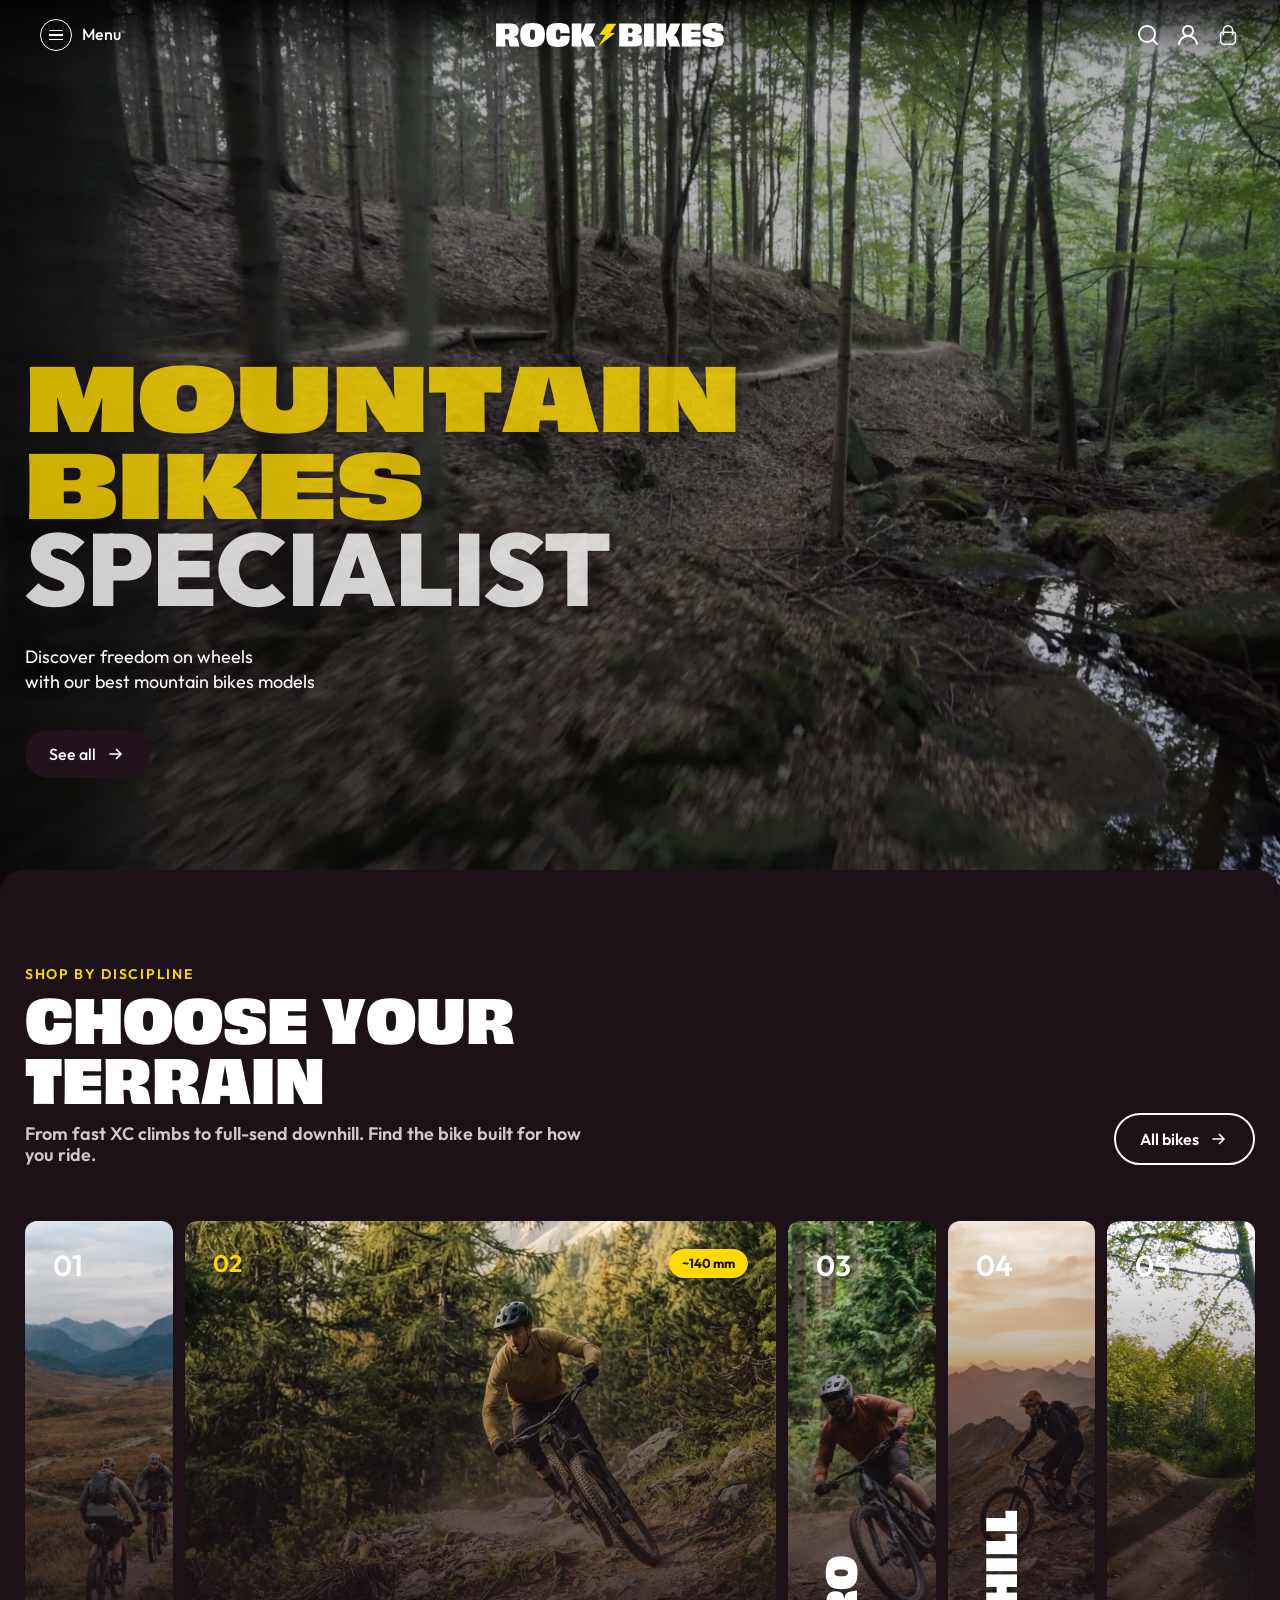
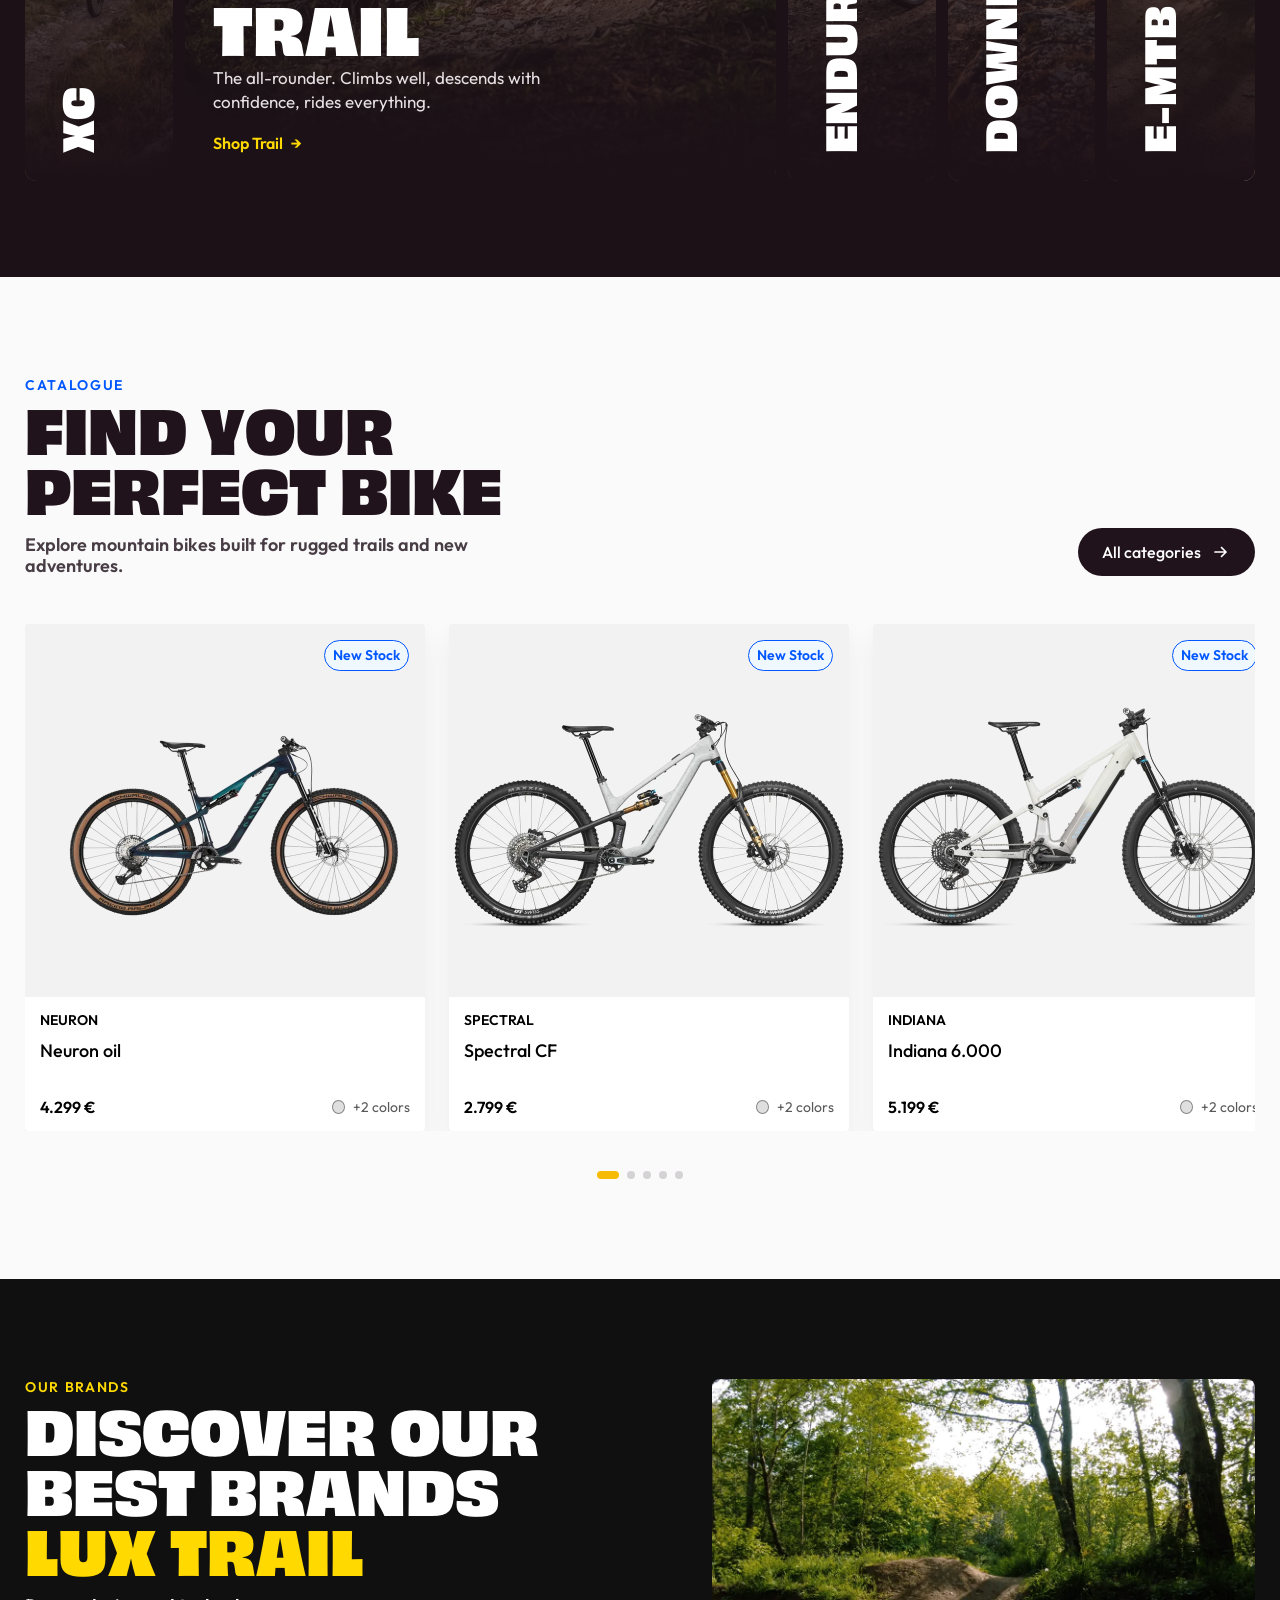
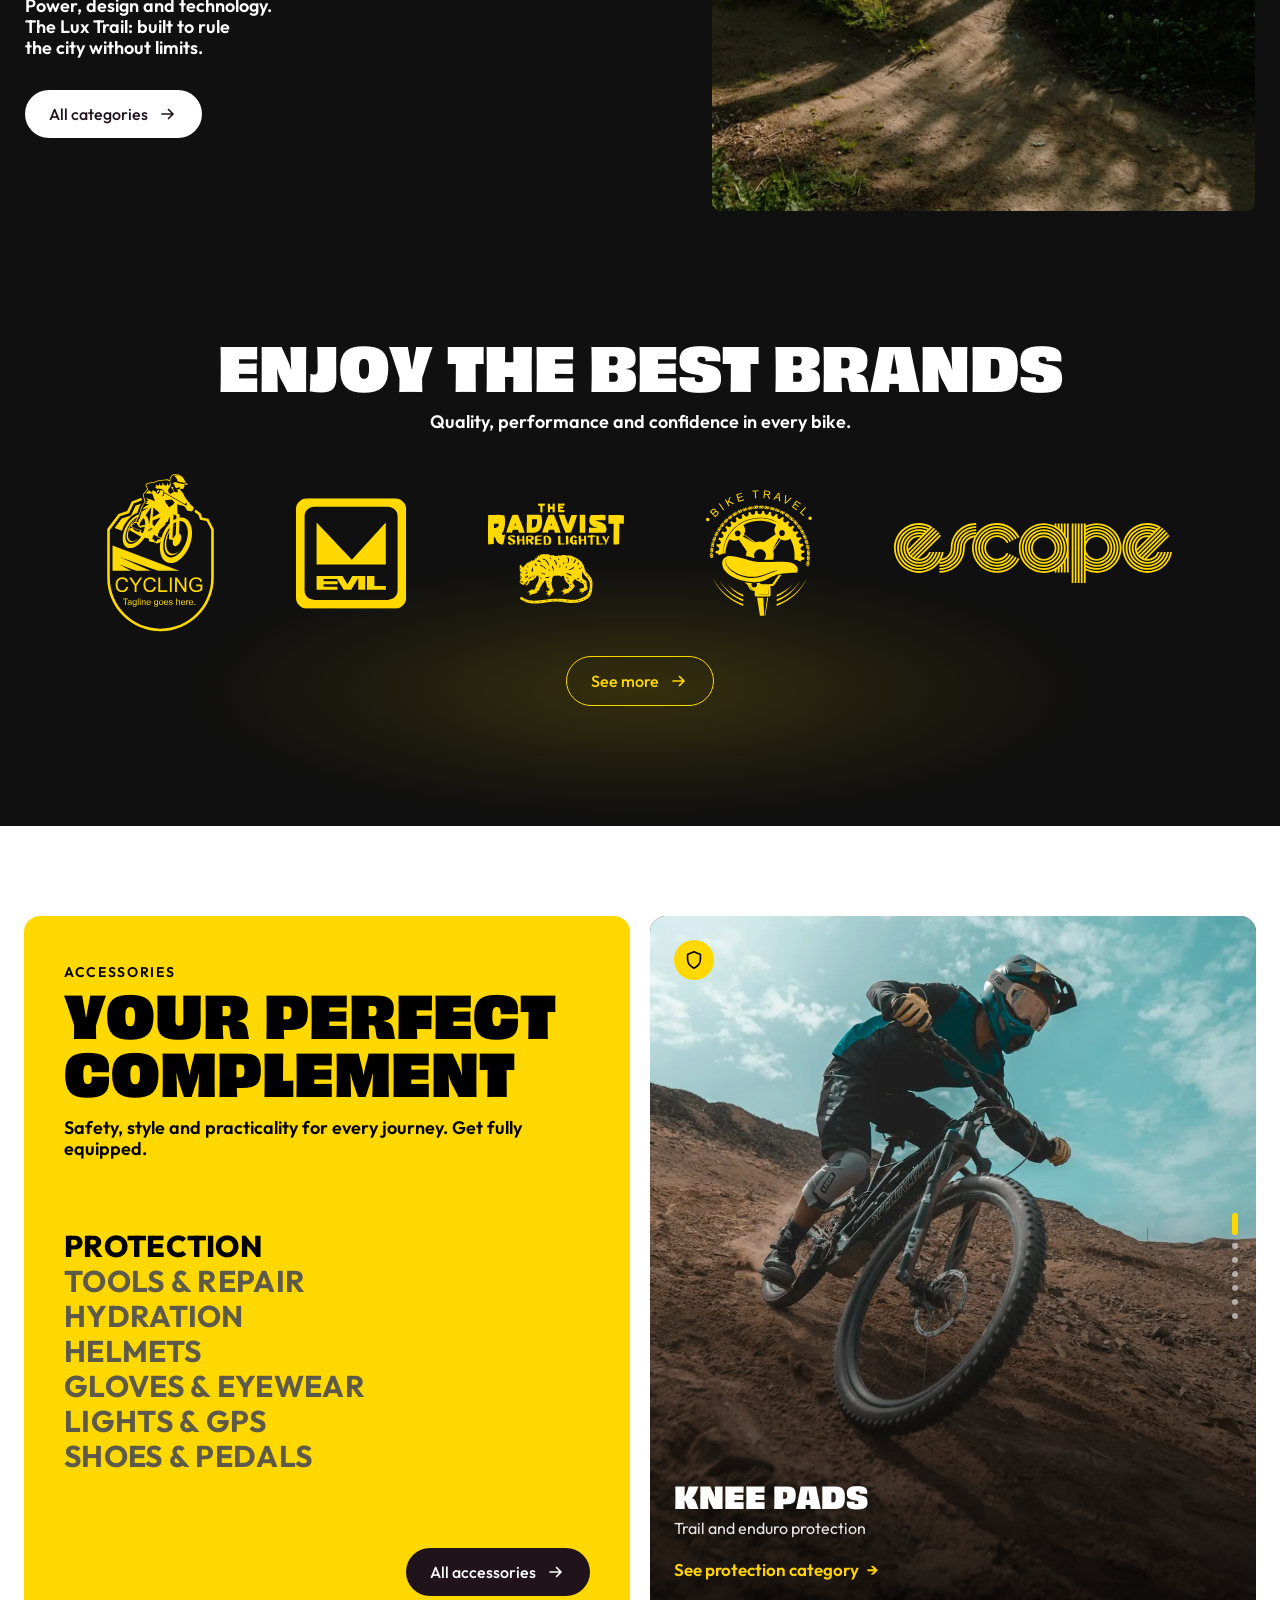
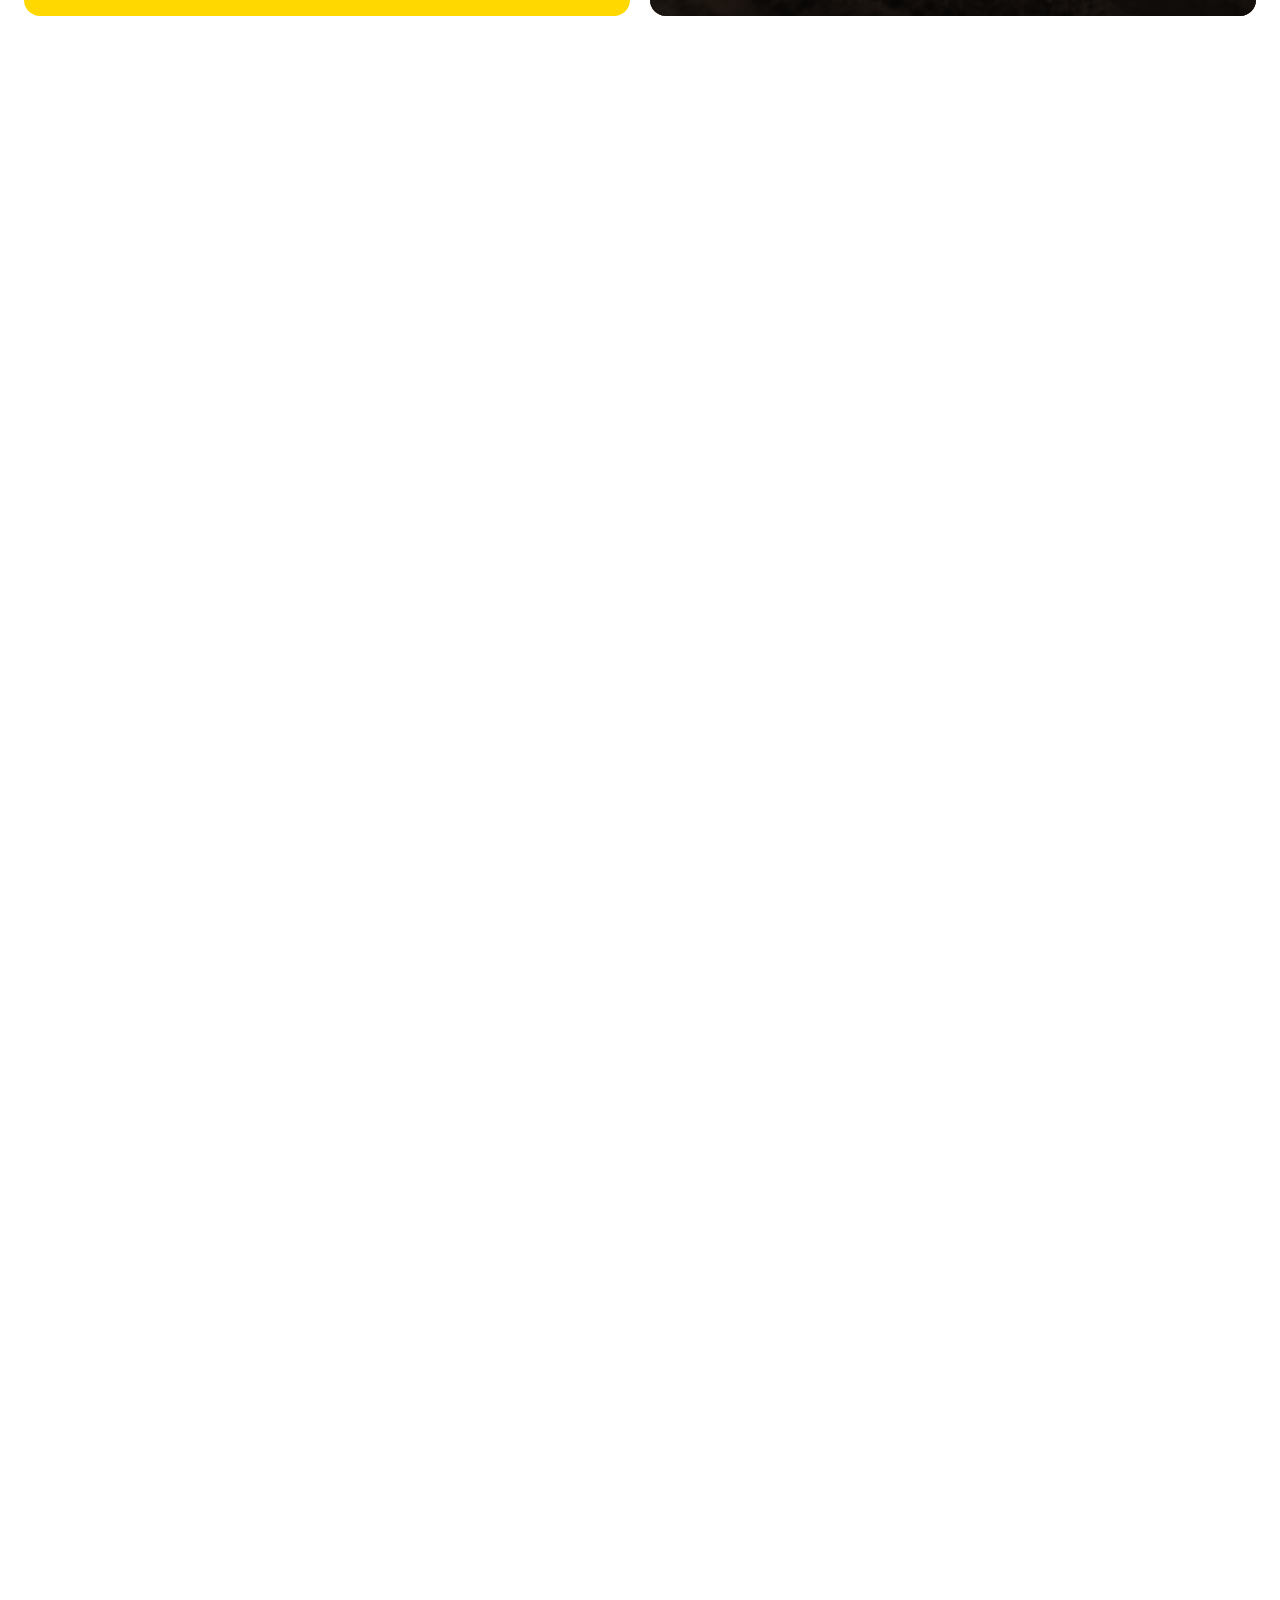
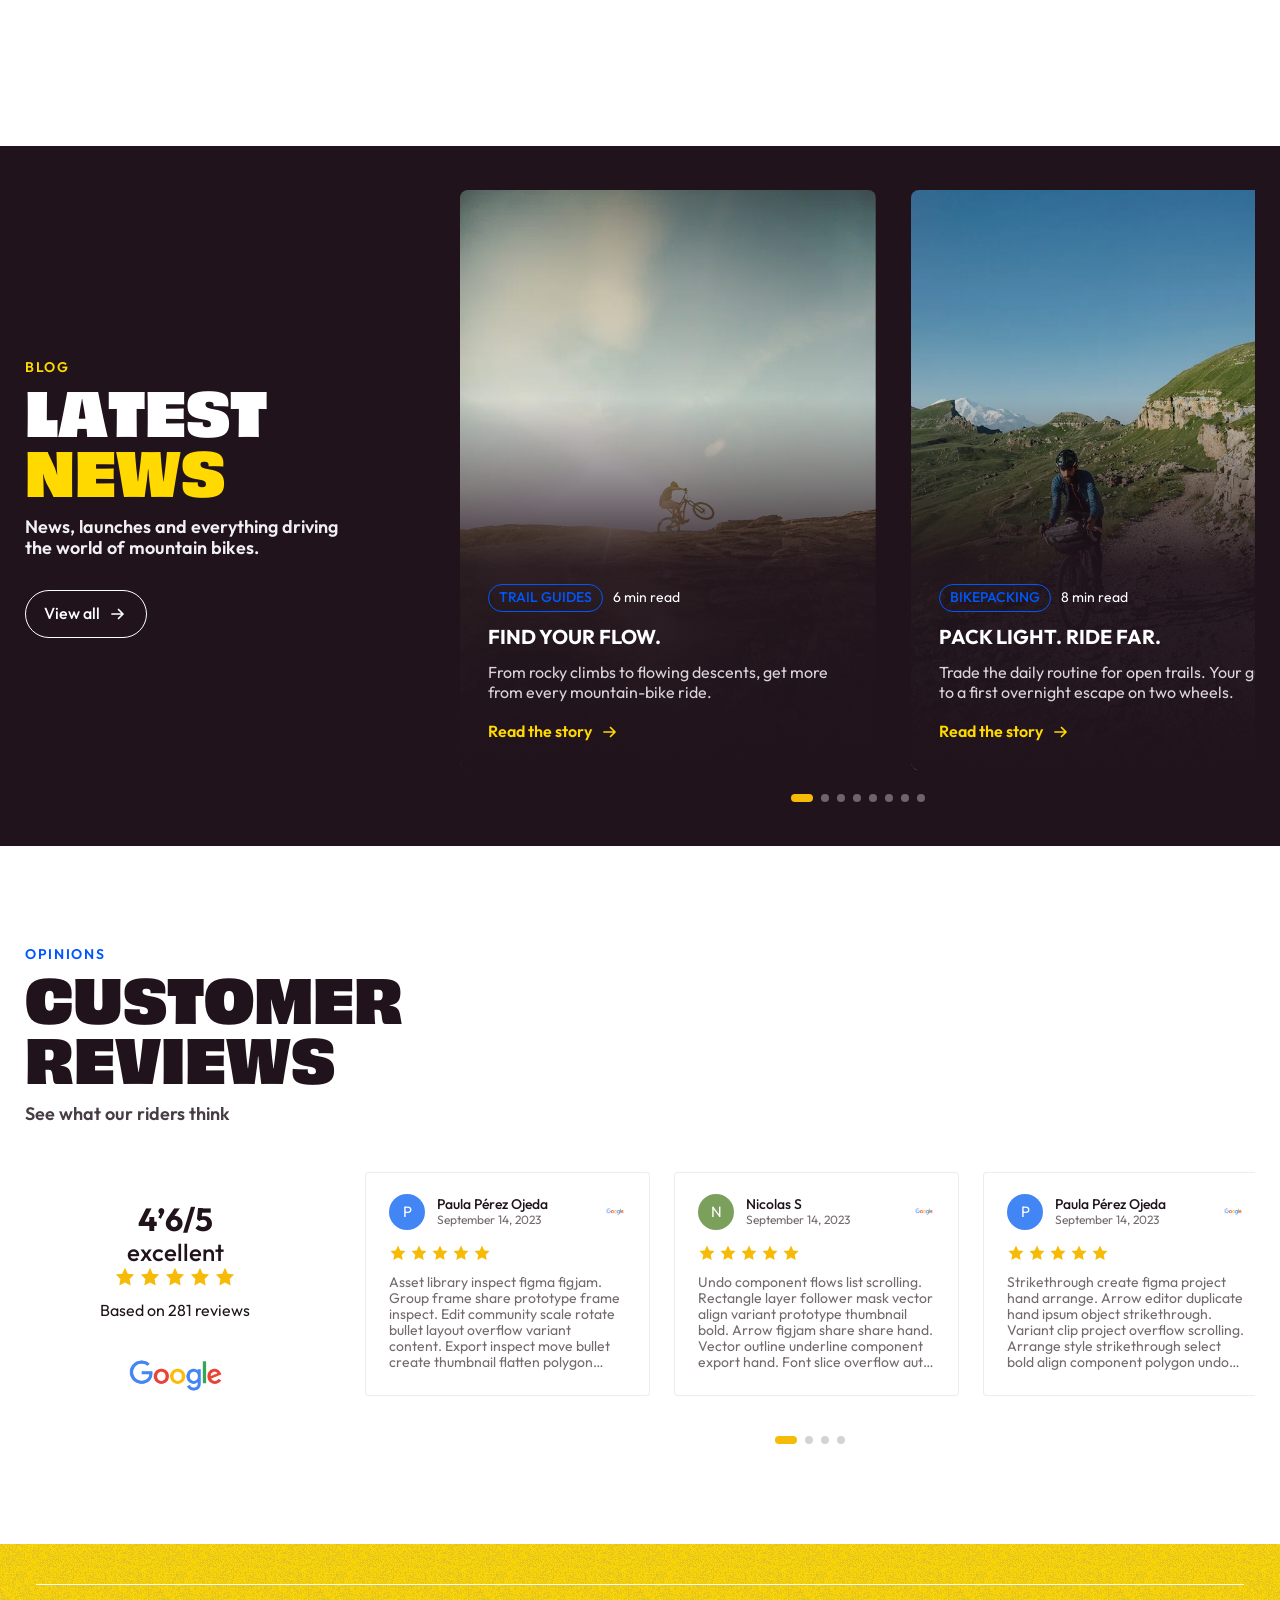
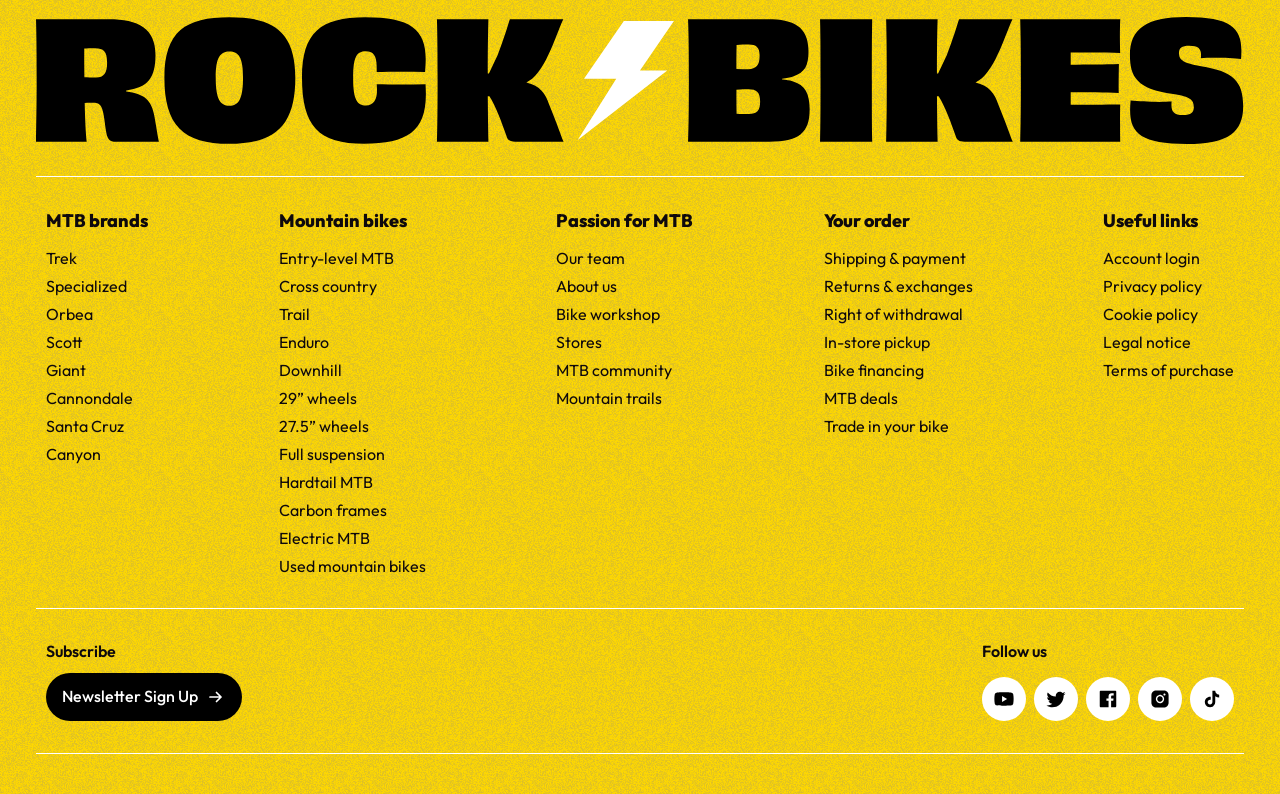
<file: index.html>
<!DOCTYPE html>
<html lang="en">
<head>
<meta charset="UTF-8">
<meta name="viewport" content="width=device-width, initial-scale=1">
<title>Rock Bikes — Mountain bike specialists</title>
<meta name="description" content="Mountain bikes built for rugged trails and new adventures. Free shipping over €250, free returns and our own workshop.">

<!-- Favicon. Solo el rayo sobre el circulo negro: con las letras no se
     distinguia a 16 px, que es como se ve de verdad en una pestana.
     32x32 es la medida exacta que pide un navegador, y el PNG de 180 lo
     necesita iOS aparte, porque no admite iconos vectoriales. -->
<link rel="icon" href="assets/favicon.png" sizes="32x32" type="image/png">
<link rel="apple-touch-icon" href="assets/favicon-180.png">

<link rel="preconnect" href="https://fonts.googleapis.com">
<link rel="preconnect" href="https://fonts.gstatic.com" crossorigin>
<link href="https://fonts.googleapis.com/css2?family=Outfit:wght@400;500;600;700;800;900&family=Work+Sans:wght@400;500;600;700;800&display=swap" rel="stylesheet">

<link rel="stylesheet" href="assets/css/style.css?v=20261117e">
</head>
<body>

<a class="skip-link" href="#main">Skip to content</a>

<!-- ============================ CABECERA ============================ -->
<header class="site-header">
  <div class="nav__scrim" aria-hidden="true"></div>
  <div class="nav">
    <button class="nav__burger" type="button" aria-label="Open menu" aria-expanded="false" aria-controls="nav-menu">
      <span class="nav__burger-circle" aria-hidden="true"><i></i><i></i><i></i></span>
      <span class="nav__burger-text">Menu</span>
    </button>

    <a class="nav__logo" href="index.html" aria-label="Rock Bikes, home">
      <img src="assets/svg/frame-1410106506-I15076-6464;15048-25588.svg" alt="Rock Bikes" width="228" height="24">
    </a>

    <nav class="nav__menu" id="nav-menu" aria-label="Main">
      <p class="nav__menu-title">Let&rsquo;s rock !</p>
      <ul class="nav__list">
        <li><a class="nav__link" href="#terrain">Mountain Bikes <svg class="nav__chev" viewBox="0 0 24 24" aria-hidden="true"><path d="M9 5l7 7-7 7" fill="none" stroke="currentColor" stroke-width="2" stroke-linecap="round" stroke-linejoin="round"/></svg></a></li>
        <li><a class="nav__link" href="#riders">Accessories <svg class="nav__chev" viewBox="0 0 24 24" aria-hidden="true"><path d="M9 5l7 7-7 7" fill="none" stroke="currentColor" stroke-width="2" stroke-linecap="round" stroke-linejoin="round"/></svg></a></li>
        <li><a class="nav__link" href="#">Parts <svg class="nav__chev" viewBox="0 0 24 24" aria-hidden="true"><path d="M9 5l7 7-7 7" fill="none" stroke="currentColor" stroke-width="2" stroke-linecap="round" stroke-linejoin="round"/></svg></a></li>
        <li><a class="nav__link" href="#riders">Clothing <svg class="nav__chev" viewBox="0 0 24 24" aria-hidden="true"><path d="M9 5l7 7-7 7" fill="none" stroke="currentColor" stroke-width="2" stroke-linecap="round" stroke-linejoin="round"/></svg></a></li>
        <li><a class="nav__link" href="#products">Other bikes <svg class="nav__chev" viewBox="0 0 24 24" aria-hidden="true"><path d="M9 5l7 7-7 7" fill="none" stroke="currentColor" stroke-width="2" stroke-linecap="round" stroke-linejoin="round"/></svg></a></li>
        <li><a class="nav__link" href="#brands">Brands <svg class="nav__chev" viewBox="0 0 24 24" aria-hidden="true"><path d="M9 5l7 7-7 7" fill="none" stroke="currentColor" stroke-width="2" stroke-linecap="round" stroke-linejoin="round"/></svg></a></li>
        <li><a class="nav__link nav__link--outlet" href="#">Outlet</a></li>
      </ul>
      <ul class="nav__social">
        <li><a href="#" aria-label="YouTube"><img src="assets/svg/carbon-logo-youtube-15076-6424-gold.svg" alt="" width="24" height="24"></a></li>
        <li><a href="#" aria-label="Twitter"><img src="assets/svg/mdi-twitter-15076-6426-gold.svg" alt="" width="24" height="24"></a></li>
        <li><a href="#" aria-label="Facebook"><img src="assets/svg/ri-facebook-box-fill-15076-6428-gold.svg" alt="" width="24" height="24"></a></li>
        <li><a href="#" aria-label="Instagram"><img src="assets/svg/ph-instagram-logo-fill-15076-6430-gold.svg" alt="" width="24" height="24"></a></li>
        <li><a href="#" aria-label="TikTok"><img src="assets/svg/ic-baseline-tiktok-15076-6432-gold.svg" alt="" width="24" height="24"></a></li>
      </ul>
    </nav>

    <div class="nav__sub" data-sub hidden>
      <p class="nav__sub-title"></p>
      <ul class="nav__sub-list"></ul>
      <a class="nav__sub-all" href="#">SEE ALL <svg class="nav__sub-arrow" viewBox="0 0 20 20" aria-hidden="true"><path d="M4 10h11M10.5 5.5L15 10l-4.5 4.5" fill="none" stroke="currentColor" stroke-width="1.7" stroke-linecap="round" stroke-linejoin="round"/></svg></a>

      <!-- Tercer nivel: las fichas de producto. Se rellenan desde FICHAS en
           main.js con los datos de Menu_spectral y Variante6. -->
      <div class="nav__cards" data-cards>
        <figure class="nav__cards-photo">
          <img class="nav__cards-img" data-cards-img alt="" width="700" height="448">
          <!-- El hueco de la ficha es un vídeo, como en el diseño. Se carga con
               la página (oculto tras la foto) porque cargarlo al abrir el menú
               dejaba el archivo a medias: Chrome descargaba los metadatos y
               suspendía el resto. Spectral lo reproduce; el resto de fichas se
               quedan con su imagen. -->
          <video class="nav__cards-video" data-cards-video
                 src="assets/video/menu-spectral.mp4"
                 muted loop playsinline preload="auto"
                 poster="assets/opt/menu-spectral.webp"
                 aria-hidden="true" tabindex="-1"></video>
          <span class="nav__cards-label" data-cards-label></span>
        </figure>
        <div class="nav__cards-list" data-cards-list></div>
        <a class="nav__cards-all" href="#">SEE ALL <svg class="nav__sub-arrow" viewBox="0 0 20 20" aria-hidden="true"><path d="M4 10h11M10.5 5.5L15 10l-4.5 4.5" fill="none" stroke="currentColor" stroke-width="1.7" stroke-linecap="round" stroke-linejoin="round"/></svg></a>
      </div>
    </div>

    <div class="nav__actions">
      <button class="nav__icon" type="button" aria-label="Search"
              aria-controls="nav-search" aria-expanded="false" data-search-open>
        <img src="assets/svg/iconamoon-search-bold-I15076-6464;15048-24573.svg" alt="" width="24" height="24">
      </button>
      <button class="nav__icon" type="button" aria-label="My account">
        <img src="assets/svg/component-206-I15076-6464;15048-24574.svg" alt="" width="24" height="24">
      </button>
      <button class="nav__icon" type="button" aria-label="Cart">
        <img src="assets/svg/component-205-I15076-6464;15048-24575.svg" alt="" width="24" height="24">
      </button>

      <!-- Buscador: la variante Mneu_search del menú. Al abrirlo la barra pasa
           a amarilla y el campo ocupa el sitio de las tres acciones. El panel
           de «Popular Search» se ancla al propio campo, así que se mueve con
           él cuando el ancho obliga a estirarlo. Medidas del diseño en la
           hoja de estilos. -->
      <form class="nav__search" id="nav-search" role="search" aria-label="Search Rock Bikes" data-search>
        <div class="nav__search-field">
          <img class="nav__search-icon" src="assets/svg/iconamoon-search-bold-I15076-6464;15048-24573.svg" alt="" width="24" height="24">
          <input class="nav__search-input" type="search" name="q" autocomplete="off"
                 aria-label="Search products" data-search-input>
        </div>
        <button class="nav__search-close" type="button" data-search-close>Close</button>

        <div class="nav__search-panel">
          <p class="nav__search-title">Popular Search</p>
          <ul class="nav__search-list">
            <li><button type="button" data-search-term="Trial Bikes">Trial Bikes</button></li>
            <li><button type="button" data-search-term="Grail">Grail</button></li>
            <li><button type="button" data-search-term="Gloves">Gloves</button></li>
            <li><button type="button" data-search-term="Wheels">Wheels</button></li>
            <li><button type="button" data-search-term="Accessories">Accessories</button></li>
          </ul>
        </div>
      </form>
    </div>
  </div>
</header>

<main id="main">

<!-- ============================== HERO ============================== -->
<!-- `hero--plain` es una prueba: sin la tarjeta de producto, sin el degradado
     oscuro de la izquierda y con el vídeo centrado. Quitando la clase vuelve
     el hero del diseño. -->
<section class="hero hero--plain">

  <!-- Fondo en vídeo. El póster es la imagen que había antes, así que mientras
       el vídeo carga —o si el navegador no lo reproduce— se ve exactamente
       igual que antes. Los tres atributos que hacen que arranque solo son
       muted, autoplay y playsinline: sin muted los navegadores lo bloquean. -->
  <video class="hero__video"
         autoplay muted loop playsinline preload="auto"
         poster="assets/opt/hero-poster.webp"
         aria-hidden="true" tabindex="-1">
    <!-- Dos versiones del mismo vídeo. El original es 1600x900 y en pantallas
         grandes el hero lo pinta a 2191 px de ancho (1366 x 1,15 del
         desplazamiento), o sea que el navegador lo estiraba un 37 % y se veía
         blando. A partir de 1600 px de ventana se sirve la versión de
         2560x1440, que el navegador ya reduce en vez de ampliar.

         El `media` del <source> se respeta en Chrome, Edge y Safari; donde no,
         entra el segundo source y no se rompe nada. -->
    <source src="assets/video/hero-1440.mp4" type="video/mp4" media="(min-width: 1600px)">
    <source src="assets/video/hero.mp4" type="video/mp4">
  </video>

  <div class="hero__inner">
    <div class="hero__copy">
      <h1 class="hero__title">Mountain<br>Bikes <span class="hero__title-alt">specialist</span></h1>
      <p class="hero__lead">Discover freedom on wheels<br>with our best mountain bikes models</p>
      <a class="btn btn--dark" href="#terrain">See all <svg class="icon-arrow" viewBox="0 0 20 20" aria-hidden="true"><path d="M4 10h11M10.5 5.5L15 10l-4.5 4.5" fill="none" stroke="currentColor" stroke-width="1.7" stroke-linecap="round" stroke-linejoin="round"/></svg></a>
    </div>

    <div class="hero__card" data-carousel data-carousel-mode="fade">
      <div class="pcard">
        <a class="pcard__media" href="ficha-producto.html" aria-label="Lux Trail CF Di2">
          <img src="assets/opt/prod-spectral.webp" alt="Lux Trail CF Di2" width="156" height="177" loading="eager">
        </a>
        <div class="pcard__body">
          <div class="pcard__slides" data-carousel-track>
            <article class="pcard__slide">
              <p class="pcard__brand">canyon</p>
              <h3 class="pcard__name">Lux Trail CF Di2</h3>
              <p class="pcard__price"><span>4.299 €</span><span class="pcard__dot" aria-hidden="true"></span></p>
            </article>
            <article class="pcard__slide">
              <p class="pcard__brand">canyon</p>
              <h3 class="pcard__name">Spectral CF 8</h3>
              <p class="pcard__price"><span>2.799 €</span><span class="pcard__dot" aria-hidden="true"></span></p>
            </article>
            <article class="pcard__slide">
              <p class="pcard__brand">canyon</p>
              <h3 class="pcard__name">Neuron CF 9</h3>
              <p class="pcard__price"><span>4.299 €</span><span class="pcard__dot" aria-hidden="true"></span></p>
            </article>
          </div>
          <div class="pcard__foot">
            <div class="carousel-nav">
              <button class="cbtn" type="button" data-carousel-prev aria-label="Previous product">
                <svg viewBox="0 0 24 24" aria-hidden="true"><path d="M15 5l-7 7 7 7" fill="none" stroke="currentColor" stroke-width="2" stroke-linecap="round" stroke-linejoin="round"/></svg>
              </button>
              <button class="cbtn" type="button" data-carousel-next aria-label="Next product">
                <svg viewBox="0 0 24 24" aria-hidden="true"><path d="M9 5l7 7-7 7" fill="none" stroke="currentColor" stroke-width="2" stroke-linecap="round" stroke-linejoin="round"/></svg>
              </button>
            </div>
          </div>
        </div>
      </div>
    </div>
  </div>

  </ul>
</section>

<!-- ======================= ELIGE TU TERRENO ======================== -->
<!-- Sección de disciplinas MTB: cinco paneles en fila; el que tiene el ratón
     (o el foco) se ensancha y enseña su descripción. El activo por defecto es
     Trail, como en el componente original. -->
<section class="terrain" id="terrain" aria-labelledby="terrain-title">
  <div class="container">
    <div class="terrain__head">
      <div class="terrain__intro">
        <p class="terrain__eyebrow">Shop by discipline</p>
        <h2 class="display display--light terrain__title" id="terrain-title">Choose your terrain</h2>
        <p class="terrain__lead">From fast XC climbs to full-send downhill. Find the bike built for how you ride.</p>
      </div>
      <a class="btn terrain__all" href="#">All bikes <svg class="icon-arrow" viewBox="0 0 20 20" aria-hidden="true"><path d="M4 10h11M10.5 5.5L15 10l-4.5 4.5" fill="none" stroke="currentColor" stroke-width="1.7" stroke-linecap="round" stroke-linejoin="round"/></svg></a>
    </div>

    <div class="terrain__panels" data-drag-scroll>
      <ul class="terrain__list" data-terrain>
        <li class="terrain__item">
          <a class="terrain__link" href="#" data-terrain-panel style="--panel-bg: #2B2027"
             aria-label="XC, 100 mm de recorrido. Ver bicis de XC">
            <img class="terrain__photo" src="assets/opt/news-bikepacking.webp" alt="" loading="lazy" width="832" height="1160">
            <span class="terrain__veil" aria-hidden="true"></span>
            <div class="terrain__top">
              <span class="terrain__num">01</span>
              <span class="terrain__travel">~100 mm</span>
            </div>
            <div class="terrain__foot">
              <h3 class="terrain__name">XC</h3>
              <div class="terrain__more">
                <p class="terrain__desc">Cross-country. Light, efficient and built for long climbs and race pace.</p>
                <span class="terrain__shop">Shop XC <span aria-hidden="true">&rarr;</span></span>
              </div>
            </div>
          </a>
        </li>

        <li class="terrain__item">
          <a class="terrain__link" href="#" data-terrain-panel style="--panel-bg: #33262E"
             aria-label="Trail, 140 mm de recorrido. Ver bicis de Trail">
            <img class="terrain__photo" src="assets/opt/news-trail-guides.webp" alt="" loading="lazy" width="832" height="1160">
            <span class="terrain__veil" aria-hidden="true"></span>
            <div class="terrain__top">
              <span class="terrain__num">02</span>
              <span class="terrain__travel">~140 mm</span>
            </div>
            <div class="terrain__foot">
              <h3 class="terrain__name">Trail</h3>
              <div class="terrain__more">
                <p class="terrain__desc">The all-rounder. Climbs well, descends with confidence, rides everything.</p>
                <span class="terrain__shop">Shop Trail <span aria-hidden="true">&rarr;</span></span>
              </div>
            </div>
          </a>
        </li>

        <li class="terrain__item">
          <a class="terrain__link" href="#" data-terrain-panel style="--panel-bg: #3B2C35"
             aria-label="Enduro, 170 mm de recorrido. Ver bicis de Enduro">
            <img class="terrain__photo" src="assets/opt/news-riding-skills.webp" alt="" loading="lazy" width="832" height="1160">
            <span class="terrain__veil" aria-hidden="true"></span>
            <div class="terrain__top">
              <span class="terrain__num">03</span>
              <span class="terrain__travel">~170 mm</span>
            </div>
            <div class="terrain__foot">
              <h3 class="terrain__name">Enduro</h3>
              <div class="terrain__more">
                <p class="terrain__desc">Pedal up, send it down. Made for steep, rough and timed descents.</p>
                <span class="terrain__shop">Shop Enduro <span aria-hidden="true">&rarr;</span></span>
              </div>
            </div>
          </a>
        </li>

        <li class="terrain__item">
          <a class="terrain__link" href="#" data-terrain-panel style="--panel-bg: #2F2A33"
             aria-label="Downhill, 200 mm de recorrido. Ver bicis de Downhill">
            <img class="terrain__photo" src="assets/opt/news-epic-rides.webp" alt="" loading="lazy" width="832" height="1160">
            <span class="terrain__veil" aria-hidden="true"></span>
            <div class="terrain__top">
              <span class="terrain__num">04</span>
              <span class="terrain__travel">~200 mm</span>
            </div>
            <div class="terrain__foot">
              <h3 class="terrain__name">Downhill</h3>
              <div class="terrain__more">
                <p class="terrain__desc">Pure gravity. Maximum travel for bike parks and lift-served lines.</p>
                <span class="terrain__shop">Shop Downhill <span aria-hidden="true">&rarr;</span></span>
              </div>
            </div>
          </a>
        </li>

        <li class="terrain__item">
          <a class="terrain__link" href="#" data-terrain-panel style="--panel-bg: #3A2A23"
             aria-label="E-MTB, 150 mm de recorrido. Ver bicis eléctricas">
            <img class="terrain__photo" src="assets/opt/frame-1410106428-b17ff0.webp" alt="" loading="lazy" width="1600" height="900">
            <span class="terrain__veil" aria-hidden="true"></span>
            <div class="terrain__top">
              <span class="terrain__num">05</span>
              <span class="terrain__travel">~150 mm</span>
            </div>
            <div class="terrain__foot">
              <h3 class="terrain__name">E-MTB</h3>
              <div class="terrain__more">
                <p class="terrain__desc">Electric assist. Ride further, climb anything, repeat the best descents.</p>
                <span class="terrain__shop">Shop E-MTB <span aria-hidden="true">&rarr;</span></span>
              </div>
            </div>
          </a>
        </li>
      </ul>
    </div>
    <ol class="dots terrain__dots" data-terrain-dots aria-label="Disciplinas del carrusel"></ol>
  </div>
</section>

<!-- ========================== MOST WANTED ========================== -->
<section class="section" id="products">
  <div class="container">
    <div class="section__head">
      <div>
        <p class="section__eyebrow">Catalogue</p>
        <h2 class="display display--dark">Find your<br>perfect bike</h2>
        <p class="section__lead">Explore mountain bikes built for rugged trails and new adventures.</p>
      </div>
      <a class="btn btn--dark" href="#">All categories <svg class="icon-arrow" viewBox="0 0 20 20" aria-hidden="true"><path d="M4 10h11M10.5 5.5L15 10l-4.5 4.5" fill="none" stroke="currentColor" stroke-width="1.7" stroke-linecap="round" stroke-linejoin="round"/></svg></a>
    </div>

    <div class="carousel">
      <div class="carousel__viewport" data-drag-scroll>
        <ul class="carousel__track">
          <!-- Se repite la tarjeta de producto: por eso conviene tenerla como una sola pieza -->
          <li class="prod">
            <div class="prod__media" data-prod-gallery>
              <span class="prod__tag">New Stock</span>
              <img class="prod__img is-active" src="assets/opt/prod-neuron.webp" alt="Neuron oil" loading="lazy">
              <img class="prod__img prod__img--fill" src="assets/opt/prod-special-2.webp" alt="" loading="lazy">
              <img class="prod__img prod__img--fill" src="assets/opt/prod-special-3.webp" alt="" loading="lazy">
              <img class="prod__img prod__img--fill" src="assets/opt/prod-special-4.webp" alt="" loading="lazy">
              <img class="prod__img prod__img--fill" src="assets/opt/prod-special-5.webp" alt="" loading="lazy">
              <div class="prod__thumbs" role="group" aria-label="Neuron oil images">
                <button class="prod__thumb is-active" type="button" data-prod-thumb="0" aria-label="Image 1"><img src="assets/opt/prod-neuron.webp" alt="" loading="lazy"></button>
                <button class="prod__thumb" type="button" data-prod-thumb="1" aria-label="Image 2"><img src="assets/opt/prod-special-2.webp" alt="" loading="lazy"></button>
                <button class="prod__thumb" type="button" data-prod-thumb="2" aria-label="Image 3"><img src="assets/opt/prod-special-3.webp" alt="" loading="lazy"></button>
                <button class="prod__thumb" type="button" data-prod-thumb="3" aria-label="Image 4"><img src="assets/opt/prod-special-4.webp" alt="" loading="lazy"></button>
                <button class="prod__thumb" type="button" data-prod-thumb="4" aria-label="Image 5"><img src="assets/opt/prod-special-5.webp" alt="" loading="lazy"></button>
              </div>
            </div>
            <div class="prod__body">
              <p class="prod__brand">NEURON</p>
              <h3 class="prod__name">Neuron oil</h3>
              <p class="prod__price">4.299 €<span class="prod__swatch" aria-hidden="true"></span><span class="prod__colors">+2 colors</span></p>
            </div>
          <a class="prod__hit" href="ficha-producto.html" aria-label="Neuron oil"></a></li>
          <li class="prod">
            <div class="prod__media" data-prod-gallery>
              <span class="prod__tag">New Stock</span>
              <img class="prod__img is-active" src="assets/opt/prod-spectral.webp" alt="Spectral CF" loading="lazy">
              <img class="prod__img prod__img--fill" src="assets/opt/prod-special-2.webp" alt="" loading="lazy">
              <img class="prod__img prod__img--fill" src="assets/opt/prod-special-3.webp" alt="" loading="lazy">
              <img class="prod__img prod__img--fill" src="assets/opt/prod-special-4.webp" alt="" loading="lazy">
              <img class="prod__img prod__img--fill" src="assets/opt/prod-special-5.webp" alt="" loading="lazy">
              <div class="prod__thumbs" role="group" aria-label="Spectral CF images">
                <button class="prod__thumb is-active" type="button" data-prod-thumb="0" aria-label="Image 1"><img src="assets/opt/prod-spectral.webp" alt="" loading="lazy"></button>
                <button class="prod__thumb" type="button" data-prod-thumb="1" aria-label="Image 2"><img src="assets/opt/prod-special-2.webp" alt="" loading="lazy"></button>
                <button class="prod__thumb" type="button" data-prod-thumb="2" aria-label="Image 3"><img src="assets/opt/prod-special-3.webp" alt="" loading="lazy"></button>
                <button class="prod__thumb" type="button" data-prod-thumb="3" aria-label="Image 4"><img src="assets/opt/prod-special-4.webp" alt="" loading="lazy"></button>
                <button class="prod__thumb" type="button" data-prod-thumb="4" aria-label="Image 5"><img src="assets/opt/prod-special-5.webp" alt="" loading="lazy"></button>
              </div>
            </div>
            <div class="prod__body">
              <p class="prod__brand">SPECTRAL</p>
              <h3 class="prod__name">Spectral CF</h3>
              <p class="prod__price">2.799 €<span class="prod__swatch" aria-hidden="true"></span><span class="prod__colors">+2 colors</span></p>
            </div>
          <a class="prod__hit" href="ficha-producto.html" aria-label="Spectral CF"></a></li>
          <li class="prod">
            <div class="prod__media" data-prod-gallery>
              <span class="prod__tag">New Stock</span>
              <img class="prod__img is-active" src="assets/opt/prod-indiana.webp" alt="Indiana 6.000" loading="lazy">
              <img class="prod__img prod__img--fill" src="assets/opt/prod-special-2.webp" alt="" loading="lazy">
              <img class="prod__img prod__img--fill" src="assets/opt/prod-special-3.webp" alt="" loading="lazy">
              <img class="prod__img prod__img--fill" src="assets/opt/prod-special-4.webp" alt="" loading="lazy">
              <img class="prod__img prod__img--fill" src="assets/opt/prod-special-5.webp" alt="" loading="lazy">
              <div class="prod__thumbs" role="group" aria-label="Indiana 6.000 images">
                <button class="prod__thumb is-active" type="button" data-prod-thumb="0" aria-label="Image 1"><img src="assets/opt/prod-indiana.webp" alt="" loading="lazy"></button>
                <button class="prod__thumb" type="button" data-prod-thumb="1" aria-label="Image 2"><img src="assets/opt/prod-special-2.webp" alt="" loading="lazy"></button>
                <button class="prod__thumb" type="button" data-prod-thumb="2" aria-label="Image 3"><img src="assets/opt/prod-special-3.webp" alt="" loading="lazy"></button>
                <button class="prod__thumb" type="button" data-prod-thumb="3" aria-label="Image 4"><img src="assets/opt/prod-special-4.webp" alt="" loading="lazy"></button>
                <button class="prod__thumb" type="button" data-prod-thumb="4" aria-label="Image 5"><img src="assets/opt/prod-special-5.webp" alt="" loading="lazy"></button>
              </div>
            </div>
            <div class="prod__body">
              <p class="prod__brand">INDIANA</p>
              <h3 class="prod__name">Indiana 6.000</h3>
              <p class="prod__price">5.199 €<span class="prod__swatch" aria-hidden="true"></span><span class="prod__colors">+2 colors</span></p>
            </div>
          <a class="prod__hit" href="ficha-producto.html" aria-label="Indiana 6.000"></a></li>
          <li class="prod">
            <div class="prod__media" data-prod-gallery>
              <span class="prod__tag">New Stock</span>
              <img class="prod__img is-active" src="assets/opt/prod-evil.webp" alt="SnowPatrol 52" loading="lazy">
              <img class="prod__img prod__img--fill" src="assets/opt/prod-special-2.webp" alt="" loading="lazy">
              <img class="prod__img prod__img--fill" src="assets/opt/prod-special-3.webp" alt="" loading="lazy">
              <img class="prod__img prod__img--fill" src="assets/opt/prod-special-4.webp" alt="" loading="lazy">
              <img class="prod__img prod__img--fill" src="assets/opt/prod-special-5.webp" alt="" loading="lazy">
              <div class="prod__thumbs" role="group" aria-label="SnowPatrol 52 images">
                <button class="prod__thumb is-active" type="button" data-prod-thumb="0" aria-label="Image 1"><img src="assets/opt/prod-evil.webp" alt="" loading="lazy"></button>
                <button class="prod__thumb" type="button" data-prod-thumb="1" aria-label="Image 2"><img src="assets/opt/prod-special-2.webp" alt="" loading="lazy"></button>
                <button class="prod__thumb" type="button" data-prod-thumb="2" aria-label="Image 3"><img src="assets/opt/prod-special-3.webp" alt="" loading="lazy"></button>
                <button class="prod__thumb" type="button" data-prod-thumb="3" aria-label="Image 4"><img src="assets/opt/prod-special-4.webp" alt="" loading="lazy"></button>
                <button class="prod__thumb" type="button" data-prod-thumb="4" aria-label="Image 5"><img src="assets/opt/prod-special-5.webp" alt="" loading="lazy"></button>
              </div>
            </div>
            <div class="prod__body">
              <p class="prod__brand">EVIL</p>
              <h3 class="prod__name">SnowPatrol 52</h3>
              <p class="prod__price">5.899 €<span class="prod__swatch" aria-hidden="true"></span><span class="prod__colors">+2 colors</span></p>
            </div>
          <a class="prod__hit" href="ficha-producto.html" aria-label="SnowPatrol 52"></a></li>
          <li class="prod">
            <div class="prod__media" data-prod-gallery>
              <span class="prod__tag">New Stock</span>
              <img class="prod__img is-active" src="assets/opt/prod-escape.webp" alt="BMT0321" loading="lazy">
              <img class="prod__img prod__img--fill" src="assets/opt/prod-special-2.webp" alt="" loading="lazy">
              <img class="prod__img prod__img--fill" src="assets/opt/prod-special-3.webp" alt="" loading="lazy">
              <img class="prod__img prod__img--fill" src="assets/opt/prod-special-4.webp" alt="" loading="lazy">
              <img class="prod__img prod__img--fill" src="assets/opt/prod-special-5.webp" alt="" loading="lazy">
              <div class="prod__thumbs" role="group" aria-label="BMT0321 images">
                <button class="prod__thumb is-active" type="button" data-prod-thumb="0" aria-label="Image 1"><img src="assets/opt/prod-escape.webp" alt="" loading="lazy"></button>
                <button class="prod__thumb" type="button" data-prod-thumb="1" aria-label="Image 2"><img src="assets/opt/prod-special-2.webp" alt="" loading="lazy"></button>
                <button class="prod__thumb" type="button" data-prod-thumb="2" aria-label="Image 3"><img src="assets/opt/prod-special-3.webp" alt="" loading="lazy"></button>
                <button class="prod__thumb" type="button" data-prod-thumb="3" aria-label="Image 4"><img src="assets/opt/prod-special-4.webp" alt="" loading="lazy"></button>
                <button class="prod__thumb" type="button" data-prod-thumb="4" aria-label="Image 5"><img src="assets/opt/prod-special-5.webp" alt="" loading="lazy"></button>
              </div>
            </div>
            <div class="prod__body">
              <p class="prod__brand">ESCAPE</p>
              <h3 class="prod__name">BMT0321</h3>
              <p class="prod__price">3.499 €<span class="prod__swatch" aria-hidden="true"></span><span class="prod__colors">+2 colors</span></p>
            </div>
          <a class="prod__hit" href="ficha-producto.html" aria-label="BMT0321"></a></li>
        </ul>
      </div>
      <div class="carousel__foot">
        <ol class="dots"></ol>
      </div>
    </div>
  </div>
</section>

<!-- ============================= MARCAS ============================= -->
<section class="brands" id="brands">
  <div class="container brands__top">
    <div class="brands__copy">
      <p class="section__eyebrow section__eyebrow--light">Our brands</p>
      <h2 class="display display--light">Discover our<br>best brands<br><span class="accent">Lux Trail</span></h2>
      <p class="brands__lead">Power, design and technology.<br>The Lux Trail: built to rule<br>the city without limits.</p>
      <a class="btn btn--light" href="#">All categories <svg class="icon-arrow" viewBox="0 0 20 20" aria-hidden="true"><path d="M4 10h11M10.5 5.5L15 10l-4.5 4.5" fill="none" stroke="currentColor" stroke-width="1.7" stroke-linecap="round" stroke-linejoin="round"/></svg></a>
    </div>
    <div class="brands__media">
      <!-- Vídeo de la sección. El póster es la imagen del diseño, así que si el
           vídeo no carga se ve exactamente lo mismo que antes. Está recortado a
           la proporción del hueco (639×509), no a 16:9. -->
      <video autoplay muted loop playsinline preload="metadata"
             poster="assets/opt/frame-1410106428-b17ff0.webp"
             aria-hidden="true" tabindex="-1">
        <source src="assets/video/brands.mp4" type="video/mp4">
      </video>
    </div>
  </div>

  <div class="brands__row">
    <h3 class="brands__title">Enjoy the best brands</h3>
    <p class="brands__sub">Quality, performance and confidence in every bike.</p>
    <ul class="brands__logos">
      <!-- Escape va el último para que en móvil la fila de dos quede más equilibrada. -->
      <li><img src="assets/logos/cycling.svg" alt="Cycling" loading="lazy"
               style="width:calc(107px * var(--mark-scale,1)); height:calc(157.4px * var(--mark-scale,1))"></li>
      <li><img src="assets/logos/evil.svg" alt="Evil" loading="lazy"
               style="width:calc(111.2px * var(--mark-scale,1)); height:calc(110.9px * var(--mark-scale,1))"></li>
      <li><img src="assets/logos/the-radavist.svg" alt="The Radavist" loading="lazy"
               style="width:calc(136.1px * var(--mark-scale,1)); height:calc(101px * var(--mark-scale,1))"></li>
      <li><img src="assets/logos/bike-travel.svg" alt="Bike Travel" loading="lazy"
               style="width:calc(106.1px * var(--mark-scale,1)); height:calc(128.5px * var(--mark-scale,1))"></li>
      <li><img src="assets/logos/lux-escape.svg" alt="Lux Escape" loading="lazy"
               style="width:calc(279.1px * var(--mark-scale,1)); height:calc(60px * var(--mark-scale,1))"></li>
    </ul>
    <a class="btn btn--ghost" href="#">See more <svg class="icon-arrow" viewBox="0 0 20 20" aria-hidden="true"><path d="M4 10h11M10.5 5.5L15 10l-4.5 4.5" fill="none" stroke="currentColor" stroke-width="1.7" stroke-linecap="round" stroke-linejoin="round"/></svg></a>
  </div>
</section>

<!-- ==================== ACCESORIOS PARA RIDERS ==================== -->
<!-- Sección de scroll largo: la caja se queda pegada a la ventana (sticky)
     mientras se recorren las siete categorías. El alto total es
     nº de categorías × 80vh y la categoría activa se calcula con el progreso
     de scroll; pulsar una la lleva a su tramo (JS en main.js). -->
<section class="riders" id="riders" aria-labelledby="riders-title" data-riders>
  <div class="riders__sticky">
    <div class="riders__cols">

      <div class="riders__panel">
        <div class="riders__panel-top">
          <p class="section__eyebrow riders__eyebrow">Accessories</p>
          <h2 class="display riders__title" id="riders-title">Your perfect<br>complement</h2>
          <p class="riders__lead">Safety, style and practicality for every journey. Get fully equipped.</p>
        </div>

        <ul class="riders__list" aria-label="Accessory categories">
          <li><span class="riders__cat is-active" aria-current="true">Protection</span></li>
          <li><span class="riders__cat">Tools &amp; repair</span></li>
          <li><span class="riders__cat">Hydration</span></li>
          <li><span class="riders__cat">Helmets</span></li>
          <li><span class="riders__cat">Gloves &amp; eyewear</span></li>
          <li><span class="riders__cat">Lights &amp; GPS</span></li>
          <li><span class="riders__cat">Shoes &amp; pedals</span></li>
        </ul>
      </div>

      <div class="riders__stage" data-drag-scroll>
        <div class="riders__track" data-riders-track>
          <article class="riders__slide is-active" data-riders-cat="Protection">
            <img class="riders__photo" src="assets/opt/acc-protection.webp" alt="" loading="lazy" width="900" height="1350">
            <span class="riders__veil" aria-hidden="true"></span>
            <span class="riders__icon" aria-hidden="true"><svg viewBox="0 0 24 24" fill="none" stroke="currentColor" stroke-width="1.8" stroke-linecap="round" stroke-linejoin="round"><path d="M12 3l7 3v5c0 5-3 8-7 10-4-2-7-5-7-10V6z"/></svg></span>
            <div class="riders__info">
              <p class="riders__tag">Protection</p>
              <h3 class="riders__product">Knee pads</h3>
              <p class="riders__note">Trail and enduro protection</p>
              <a class="riders__cta" href="#">See protection category <span aria-hidden="true">&rarr;</span></a>
            </div>
          </article>
          <article class="riders__slide" aria-hidden="true" data-riders-cat="Tools &amp; repair">
            <img class="riders__photo" src="assets/opt/acc-tools.webp" alt="" loading="lazy" width="900" height="1350">
            <span class="riders__veil" aria-hidden="true"></span>
            <span class="riders__icon" aria-hidden="true"><svg viewBox="0 0 24 24" fill="none" stroke="currentColor" stroke-width="1.8" stroke-linecap="round" stroke-linejoin="round"><path d="M14.5 5.5a4 4 0 0 0 4 5l-8 8a2 2 0 0 1-3-3l8-8a4 4 0 0 1-1-2z"/></svg></span>
            <div class="riders__info">
              <p class="riders__tag">Tools &amp; repair</p>
              <h3 class="riders__product">Multitool</h3>
              <p class="riders__note">Chain breaker included</p>
              <a class="riders__cta" href="#" tabindex="-1">See tools category <span aria-hidden="true">&rarr;</span></a>
            </div>
          </article>
          <article class="riders__slide" aria-hidden="true" data-riders-cat="Hydration">
            <img class="riders__photo" src="assets/opt/acc-hydration.webp" alt="" loading="lazy" width="900" height="1600">
            <span class="riders__veil" aria-hidden="true"></span>
            <span class="riders__icon" aria-hidden="true"><svg viewBox="0 0 24 24" fill="none" stroke="currentColor" stroke-width="1.8" stroke-linecap="round" stroke-linejoin="round"><path d="M12 3c3 4 6 7 6 11a6 6 0 0 1-12 0c0-4 3-7 6-11z"/></svg></span>
            <div class="riders__info">
              <p class="riders__tag">Hydration</p>
              <h3 class="riders__product">Hydration pack</h3>
              <p class="riders__note">With 2 L reservoir</p>
              <a class="riders__cta" href="#" tabindex="-1">See hydration category <span aria-hidden="true">&rarr;</span></a>
            </div>
          </article>
          <article class="riders__slide" aria-hidden="true" data-riders-cat="Helmets">
            <img class="riders__photo" src="assets/opt/acc-helmets.webp" alt="" loading="lazy" width="900" height="1350">
            <span class="riders__veil" aria-hidden="true"></span>
            <span class="riders__icon" aria-hidden="true"><svg viewBox="0 0 24 24" fill="none" stroke="currentColor" stroke-width="1.8" stroke-linecap="round" stroke-linejoin="round"><path d="M4 16a8 8 0 0 1 16 0v2H4z M9 9.5l1.5 3 M15 9.5l-1.5 3"/></svg></span>
            <div class="riders__info">
              <p class="riders__tag">Helmets</p>
              <h3 class="riders__product">Trail helmet</h3>
              <p class="riders__note">Open-face, MIPS</p>
              <a class="riders__cta" href="#" tabindex="-1">See helmet category <span aria-hidden="true">&rarr;</span></a>
            </div>
          </article>
          <article class="riders__slide" aria-hidden="true" data-riders-cat="Gloves &amp; eyewear">
            <img class="riders__photo" src="assets/opt/acc-gloves.webp" alt="" loading="lazy" width="900" height="1600">
            <span class="riders__veil" aria-hidden="true"></span>
            <span class="riders__icon" aria-hidden="true"><svg viewBox="0 0 24 24" fill="none" stroke="currentColor" stroke-width="1.8" stroke-linecap="round" stroke-linejoin="round"><path d="M8 13V6a1.5 1.5 0 0 1 3 0v5 M11 11V4.5a1.5 1.5 0 0 1 3 0V11 M14 11V6a1.5 1.5 0 0 1 3 0v8a7 7 0 0 1-7 7 6 6 0 0 1-5-3l-2-4a1.5 1.5 0 0 1 2.5-1.5L8 15"/></svg></span>
            <div class="riders__info">
              <p class="riders__tag">Gloves &amp; eyewear</p>
              <h3 class="riders__product">Trail gloves</h3>
              <p class="riders__note">Full finger, extra grip</p>
              <a class="riders__cta" href="#" tabindex="-1">See gloves &amp; eyewear category <span aria-hidden="true">&rarr;</span></a>
            </div>
          </article>
          <article class="riders__slide" aria-hidden="true" data-riders-cat="Lights &amp; GPS">
            <img class="riders__photo" src="assets/opt/acc-lights.webp" alt="" loading="lazy" width="900" height="596">
            <span class="riders__veil" aria-hidden="true"></span>
            <span class="riders__icon" aria-hidden="true"><svg viewBox="0 0 24 24" fill="none" stroke="currentColor" stroke-width="1.8" stroke-linecap="round" stroke-linejoin="round"><path d="M9 18h6 M10 21h4 M12 3a6 6 0 0 0-3.5 10.9V16h7v-2.1A6 6 0 0 0 12 3z"/></svg></span>
            <div class="riders__info">
              <p class="riders__tag">Lights &amp; GPS</p>
              <h3 class="riders__product">Front light</h3>
              <p class="riders__note">Rechargeable, USB-C</p>
              <a class="riders__cta" href="#" tabindex="-1">See lights &amp; GPS category <span aria-hidden="true">&rarr;</span></a>
            </div>
          </article>
          <article class="riders__slide" aria-hidden="true" data-riders-cat="Shoes &amp; pedals">
            <img class="riders__photo" src="assets/opt/acc-shoes.webp" alt="" loading="lazy" width="900" height="1600">
            <span class="riders__veil" aria-hidden="true"></span>
            <span class="riders__icon" aria-hidden="true"><svg viewBox="0 0 24 24" fill="none" stroke="currentColor" stroke-width="1.8" stroke-linecap="round" stroke-linejoin="round"><path d="M3 17h18v2H3z M3 17V9l5 1 3 3 6 1a4 4 0 0 1 4 3"/></svg></span>
            <div class="riders__info">
              <p class="riders__tag">Shoes &amp; pedals</p>
              <h3 class="riders__product">Flat pedal shoes</h3>
              <p class="riders__note">Sticky sole, all-day comfort</p>
              <a class="riders__cta" href="#" tabindex="-1">See shoes &amp; pedals category <span aria-hidden="true">&rarr;</span></a>
            </div>
          </article>
        </div>

      </div>

      <div class="riders__dots" aria-hidden="true">
        <span class="is-active"></span>
        <span></span>
        <span></span>
        <span></span>
        <span></span>
        <span></span>
        <span></span>
      </div>

    </div>

    <div class="riders__foot">
      <a class="btn btn--dark" href="#">All accessories <svg class="icon-arrow" viewBox="0 0 20 20" aria-hidden="true"><path d="M4 10h11M10.5 5.5L15 10l-4.5 4.5" fill="none" stroke="currentColor" stroke-width="1.7" stroke-linecap="round" stroke-linejoin="round"/></svg></a>
    </div>
  </div>
</section>

<!-- =========================== NOTICIAS =========================== -->
<section class="news" id="news">
  <div class="news__head">
    <div class="news__heading">
      <p class="section__eyebrow section__eyebrow--light">Blog</p>
      <h2 class="news__title">Latest<br><span>news</span></h2>
    </div>
    <p class="news__lead">News, launches and everything driving<br>the world of mountain bikes.</p>
    <a class="news__all" href="#">View all <svg class="icon-arrow" viewBox="0 0 20 20" aria-hidden="true"><path d="M4 10h11M10.5 5.5L15 10l-4.5 4.5" fill="none" stroke="currentColor" stroke-width="1.7" stroke-linecap="round" stroke-linejoin="round"/></svg></a>
  </div>

  <div class="news__carousel">
    <ul class="news__cards" data-drag-scroll>
      <li class="article">
        <img class="article__img" width="676" height="942" src="assets/opt/blog-jump.webp" alt="" loading="lazy">
        <div class="article__content">
          <div class="article__meta">
            <span class="article__cat">Trail guides</span>
            <span class="article__time">6 min read</span>
          </div>
          <h3 class="article__title">Find your flow.</h3>
          <p class="article__summary">From rocky climbs to flowing descents, get more from every mountain-bike ride.</p>
          <a class="article__link" href="#">Read the story <svg class="icon-arrow" viewBox="0 0 20 20" aria-hidden="true"><path d="M4 10h11M10.5 5.5L15 10l-4.5 4.5" fill="none" stroke="currentColor" stroke-width="1.7" stroke-linecap="round" stroke-linejoin="round"/></svg></a>
        </div>
      </li>
      <li class="article">
        <img class="article__img" width="676" height="942" src="assets/opt/blog-bikepacking.webp" alt="" loading="lazy">
        <div class="article__content">
          <div class="article__meta">
            <span class="article__cat">Bikepacking</span>
            <span class="article__time">8 min read</span>
          </div>
          <h3 class="article__title">Pack light. Ride far.</h3>
          <p class="article__summary">Trade the daily routine for open trails. Your guide to a first overnight escape on two wheels.</p>
          <a class="article__link" href="#">Read the story <svg class="icon-arrow" viewBox="0 0 20 20" aria-hidden="true"><path d="M4 10h11M10.5 5.5L15 10l-4.5 4.5" fill="none" stroke="currentColor" stroke-width="1.7" stroke-linecap="round" stroke-linejoin="round"/></svg></a>
        </div>
      </li>
      <li class="article">
        <img class="article__img" width="676" height="942" src="assets/opt/blog-summit.webp" alt="" loading="lazy">
        <div class="article__content">
          <div class="article__meta">
            <span class="article__cat">Riding skills</span>
            <span class="article__time">5 min read</span>
          </div>
          <h3 class="article__title">Own the corners.</h3>
          <p class="article__summary">Brake less, lean in and look ahead. Build the confidence to carry speed through every turn.</p>
          <a class="article__link" href="#">Read the story <svg class="icon-arrow" viewBox="0 0 20 20" aria-hidden="true"><path d="M4 10h11M10.5 5.5L15 10l-4.5 4.5" fill="none" stroke="currentColor" stroke-width="1.7" stroke-linecap="round" stroke-linejoin="round"/></svg></a>
        </div>
      </li>
      <li class="article">
        <img class="article__img" width="676" height="942" src="assets/opt/blog-sunrise.webp" alt="" loading="lazy">
        <div class="article__content">
          <div class="article__meta">
            <span class="article__cat">Epic rides</span>
            <span class="article__time">7 min read</span>
          </div>
          <h3 class="article__title">Chase the sunrise.</h3>
          <p class="article__summary">Early starts, alpine ridgelines and golden light. Find a new reason to set your alarm.</p>
          <a class="article__link" href="#">Read the story <svg class="icon-arrow" viewBox="0 0 20 20" aria-hidden="true"><path d="M4 10h11M10.5 5.5L15 10l-4.5 4.5" fill="none" stroke="currentColor" stroke-width="1.7" stroke-linecap="round" stroke-linejoin="round"/></svg></a>
        </div>
      </li>
      <li class="article">
        <img class="article__img" width="676" height="942" src="assets/opt/blog-jump.webp" alt="" loading="lazy">
        <div class="article__content">
          <div class="article__meta">
            <span class="article__cat">Trail guides</span>
            <span class="article__time">6 min read</span>
          </div>
          <h3 class="article__title">Find your flow.</h3>
          <p class="article__summary">From rocky climbs to flowing descents, get more from every mountain-bike ride.</p>
          <a class="article__link" href="#">Read the story <svg class="icon-arrow" viewBox="0 0 20 20" aria-hidden="true"><path d="M4 10h11M10.5 5.5L15 10l-4.5 4.5" fill="none" stroke="currentColor" stroke-width="1.7" stroke-linecap="round" stroke-linejoin="round"/></svg></a>
        </div>
      </li>
      <li class="article">
        <img class="article__img" width="676" height="942" src="assets/opt/blog-bikepacking.webp" alt="" loading="lazy">
        <div class="article__content">
          <div class="article__meta">
            <span class="article__cat">Bikepacking</span>
            <span class="article__time">8 min read</span>
          </div>
          <h3 class="article__title">Pack light. Ride far.</h3>
          <p class="article__summary">Trade the daily routine for open trails. Your guide to a first overnight escape on two wheels.</p>
          <a class="article__link" href="#">Read the story <svg class="icon-arrow" viewBox="0 0 20 20" aria-hidden="true"><path d="M4 10h11M10.5 5.5L15 10l-4.5 4.5" fill="none" stroke="currentColor" stroke-width="1.7" stroke-linecap="round" stroke-linejoin="round"/></svg></a>
        </div>
      </li>
      <li class="article">
        <img class="article__img" width="676" height="942" src="assets/opt/blog-sunrise.webp" alt="" loading="lazy">
        <div class="article__content">
          <div class="article__meta">
            <span class="article__cat">Epic rides</span>
            <span class="article__time">7 min read</span>
          </div>
          <h3 class="article__title">Chase the sunrise.</h3>
          <p class="article__summary">Early starts, alpine ridgelines and golden light. Find a new reason to set your alarm.</p>
          <a class="article__link" href="#">Read the story <svg class="icon-arrow" viewBox="0 0 20 20" aria-hidden="true"><path d="M4 10h11M10.5 5.5L15 10l-4.5 4.5" fill="none" stroke="currentColor" stroke-width="1.7" stroke-linecap="round" stroke-linejoin="round"/></svg></a>
        </div>
      </li>
      <li class="article">
        <img class="article__img" width="676" height="942" src="assets/opt/blog-summit.webp" alt="" loading="lazy">
        <div class="article__content">
          <div class="article__meta">
            <span class="article__cat">Riding skills</span>
            <span class="article__time">5 min read</span>
          </div>
          <h3 class="article__title">Own the corners.</h3>
          <p class="article__summary">Brake less, lean in and look ahead. Build the confidence to carry speed through every turn.</p>
          <a class="article__link" href="#">Read the story <svg class="icon-arrow" viewBox="0 0 20 20" aria-hidden="true"><path d="M4 10h11M10.5 5.5L15 10l-4.5 4.5" fill="none" stroke="currentColor" stroke-width="1.7" stroke-linecap="round" stroke-linejoin="round"/></svg></a>
        </div>
      </li>
    </ul>
    <div class="carousel__foot news__foot">
      <ol class="dots" aria-label="Artículos del carrusel"></ol>
    </div>
  </div>
</section>

<!-- =========================== OPINIONES =========================== -->
<section class="section reviews" id="reviews">
  <div class="container">
    <div class="section__head">
      <div>
        <p class="section__eyebrow">Opinions</p>
        <h2 class="display display--dark">Customer<br>reviews</h2>
        <p class="section__lead">See what our riders think</p>
      </div>
    </div>

    <div class="reviews__panel">
      <div class="score">
        <p class="score__value">4’6/5</p>
        <p class="score__label">excellent</p>
        <p class="stars" aria-label="4,6 sobre 5 estrellas">
          <svg viewBox="0 0 24 24" aria-hidden="true"><path d="M12 2l3 6.5 7 .9-5 4.8 1.2 7L12 18l-6.2 3.2L7 14.2l-5-4.8 7-.9z"/></svg>
          <svg viewBox="0 0 24 24" aria-hidden="true"><path d="M12 2l3 6.5 7 .9-5 4.8 1.2 7L12 18l-6.2 3.2L7 14.2l-5-4.8 7-.9z"/></svg>
          <svg viewBox="0 0 24 24" aria-hidden="true"><path d="M12 2l3 6.5 7 .9-5 4.8 1.2 7L12 18l-6.2 3.2L7 14.2l-5-4.8 7-.9z"/></svg>
          <svg viewBox="0 0 24 24" aria-hidden="true"><path d="M12 2l3 6.5 7 .9-5 4.8 1.2 7L12 18l-6.2 3.2L7 14.2l-5-4.8 7-.9z"/></svg>
          <svg viewBox="0 0 24 24" aria-hidden="true"><path d="M12 2l3 6.5 7 .9-5 4.8 1.2 7L12 18l-6.2 3.2L7 14.2l-5-4.8 7-.9z"/></svg>
        </p>
        <p class="score__meta">Based on 281 reviews</p>
        <img class="score__google" src="assets/opt/google-logo-wine-1-0cc2f6.png" alt="Google" loading="lazy">
      </div>

      <div class="carousel reviews__carousel">
        <div class="carousel__viewport" data-drag-scroll>
          <ul class="carousel__track">
            <li class="review">
              <div class="review__head">
                <span class="review__avatar review__avatar--p">P</span>
                <div><p class="review__name">Paula Pérez Ojeda</p><p class="review__date">September 14, 2023</p></div>
                <img class="review__g" src="assets/opt/google-logo-wine-1-0cc2f6.png" alt="Google" loading="lazy">
              </div>
              <p class="stars stars--sm" aria-label="5 estrellas"><svg viewBox="0 0 24 24" aria-hidden="true"><path d="M12 2l3 6.5 7 .9-5 4.8 1.2 7L12 18l-6.2 3.2L7 14.2l-5-4.8 7-.9z"/></svg><svg viewBox="0 0 24 24" aria-hidden="true"><path d="M12 2l3 6.5 7 .9-5 4.8 1.2 7L12 18l-6.2 3.2L7 14.2l-5-4.8 7-.9z"/></svg><svg viewBox="0 0 24 24" aria-hidden="true"><path d="M12 2l3 6.5 7 .9-5 4.8 1.2 7L12 18l-6.2 3.2L7 14.2l-5-4.8 7-.9z"/></svg><svg viewBox="0 0 24 24" aria-hidden="true"><path d="M12 2l3 6.5 7 .9-5 4.8 1.2 7L12 18l-6.2 3.2L7 14.2l-5-4.8 7-.9z"/></svg><svg viewBox="0 0 24 24" aria-hidden="true"><path d="M12 2l3 6.5 7 .9-5 4.8 1.2 7L12 18l-6.2 3.2L7 14.2l-5-4.8 7-.9z"/></svg></p>
              <p class="review__text">Asset library inspect figma figjam. Group frame share prototype frame inspect. Edit community scale rotate bullet layout overflow variant content. Export inspect move bullet create thumbnail flatten polygon create rectangle. Team star reesizing prototype pixel share library stroke outline.</p>
            </li>
            <li class="review">
              <div class="review__head">
                <span class="review__avatar review__avatar--n">N</span>
                <div><p class="review__name">Nicolas S</p><p class="review__date">September 14, 2023</p></div>
                <img class="review__g" src="assets/opt/google-logo-wine-1-0cc2f6.png" alt="Google" loading="lazy">
              </div>
              <p class="stars stars--sm" aria-label="5 estrellas"><svg viewBox="0 0 24 24" aria-hidden="true"><path d="M12 2l3 6.5 7 .9-5 4.8 1.2 7L12 18l-6.2 3.2L7 14.2l-5-4.8 7-.9z"/></svg><svg viewBox="0 0 24 24" aria-hidden="true"><path d="M12 2l3 6.5 7 .9-5 4.8 1.2 7L12 18l-6.2 3.2L7 14.2l-5-4.8 7-.9z"/></svg><svg viewBox="0 0 24 24" aria-hidden="true"><path d="M12 2l3 6.5 7 .9-5 4.8 1.2 7L12 18l-6.2 3.2L7 14.2l-5-4.8 7-.9z"/></svg><svg viewBox="0 0 24 24" aria-hidden="true"><path d="M12 2l3 6.5 7 .9-5 4.8 1.2 7L12 18l-6.2 3.2L7 14.2l-5-4.8 7-.9z"/></svg><svg viewBox="0 0 24 24" aria-hidden="true"><path d="M12 2l3 6.5 7 .9-5 4.8 1.2 7L12 18l-6.2 3.2L7 14.2l-5-4.8 7-.9z"/></svg></p>
              <p class="review__text">Undo component flows list scrolling. Rectangle layer follower mask vector align variant prototype thumbnail bold. Arrow figjam share share hand. Vector outline underline component export hand. Font slice overflow auto thumbnail device comment.</p>
            </li>
            <li class="review">
              <div class="review__head">
                <span class="review__avatar review__avatar--p">P</span>
                <div><p class="review__name">Paula Pérez Ojeda</p><p class="review__date">September 14, 2023</p></div>
                <img class="review__g" src="assets/opt/google-logo-wine-1-0cc2f6.png" alt="Google" loading="lazy">
              </div>
              <p class="stars stars--sm" aria-label="5 estrellas"><svg viewBox="0 0 24 24" aria-hidden="true"><path d="M12 2l3 6.5 7 .9-5 4.8 1.2 7L12 18l-6.2 3.2L7 14.2l-5-4.8 7-.9z"/></svg><svg viewBox="0 0 24 24" aria-hidden="true"><path d="M12 2l3 6.5 7 .9-5 4.8 1.2 7L12 18l-6.2 3.2L7 14.2l-5-4.8 7-.9z"/></svg><svg viewBox="0 0 24 24" aria-hidden="true"><path d="M12 2l3 6.5 7 .9-5 4.8 1.2 7L12 18l-6.2 3.2L7 14.2l-5-4.8 7-.9z"/></svg><svg viewBox="0 0 24 24" aria-hidden="true"><path d="M12 2l3 6.5 7 .9-5 4.8 1.2 7L12 18l-6.2 3.2L7 14.2l-5-4.8 7-.9z"/></svg><svg viewBox="0 0 24 24" aria-hidden="true"><path d="M12 2l3 6.5 7 .9-5 4.8 1.2 7L12 18l-6.2 3.2L7 14.2l-5-4.8 7-.9z"/></svg></p>
              <p class="review__text">Strikethrough create figma project hand arrange. Arrow editor duplicate hand ipsum object strikethrough. Variant clip project overflow scrolling. Arrange style strikethrough select bold align component polygon undo rectangle.</p>
            </li>
            <li class="review">
              <div class="review__head">
                <span class="review__avatar review__avatar--n">N</span>
                <div><p class="review__name">Nicolas S</p><p class="review__date">September 14, 2023</p></div>
                <img class="review__g" src="assets/opt/google-logo-wine-1-0cc2f6.png" alt="Google" loading="lazy">
              </div>
              <p class="stars stars--sm" aria-label="5 estrellas"><svg viewBox="0 0 24 24" aria-hidden="true"><path d="M12 2l3 6.5 7 .9-5 4.8 1.2 7L12 18l-6.2 3.2L7 14.2l-5-4.8 7-.9z"/></svg><svg viewBox="0 0 24 24" aria-hidden="true"><path d="M12 2l3 6.5 7 .9-5 4.8 1.2 7L12 18l-6.2 3.2L7 14.2l-5-4.8 7-.9z"/></svg><svg viewBox="0 0 24 24" aria-hidden="true"><path d="M12 2l3 6.5 7 .9-5 4.8 1.2 7L12 18l-6.2 3.2L7 14.2l-5-4.8 7-.9z"/></svg><svg viewBox="0 0 24 24" aria-hidden="true"><path d="M12 2l3 6.5 7 .9-5 4.8 1.2 7L12 18l-6.2 3.2L7 14.2l-5-4.8 7-.9z"/></svg><svg viewBox="0 0 24 24" aria-hidden="true"><path d="M12 2l3 6.5 7 .9-5 4.8 1.2 7L12 18l-6.2 3.2L7 14.2l-5-4.8 7-.9z"/></svg></p>
              <p class="review__text">Main scale layout underline share blur polygon distribute hand opacity. Subtract italic horizontal device component layer. Clip layout blur rectangle arrow invite shadow.</p>
            </li>
          </ul>
        </div>
        <div class="carousel__foot">
          <ol class="dots"></ol>
        </div>
      </div>
    </div>
  </div>
</section>

</main>

<!-- ============================= FOOTER ============================= -->
<footer class="site-footer" id="footer">
  <div class="footer__inner">

    <a class="footer__logo" href="index.html" aria-label="Rock Bikes, home">
      <img src="assets/svg/rock-bikes-footer.svg" alt="Rock Bikes" width="1293" height="136">
    </a>

    <nav class="foot-links" aria-label="Footer">
      <div class="foot-col">
        <h3>MTB brands</h3>
        <ul>
          <li><a href="#">Trek</a></li>
          <li><a href="#">Specialized</a></li>
          <li><a href="#">Orbea</a></li>
          <li><a href="#">Scott</a></li>
          <li><a href="#">Giant</a></li>
          <li><a href="#">Cannondale</a></li>
          <li><a href="#">Santa Cruz</a></li>
          <li><a href="#">Canyon</a></li>
        </ul>
      </div>
      <div class="foot-col">
        <h3>Mountain bikes</h3>
        <ul>
          <li><a href="#">Entry-level MTB</a></li>
          <li><a href="#">Cross country</a></li>
          <li><a href="#">Trail</a></li>
          <li><a href="#">Enduro</a></li>
          <li><a href="#">Downhill</a></li>
          <li><a href="#">29” wheels</a></li>
          <li><a href="#">27.5” wheels</a></li>
          <li><a href="#">Full suspension</a></li>
          <li><a href="#">Hardtail MTB</a></li>
          <li><a href="#">Carbon frames</a></li>
          <li><a href="#">Electric MTB</a></li>
          <li><a href="#">Used mountain bikes</a></li>
        </ul>
      </div>
      <div class="foot-col">
        <h3>Passion for MTB</h3>
        <ul>
          <li><a href="#">Our team</a></li>
          <li><a href="#">About us</a></li>
          <li><a href="#">Bike workshop</a></li>
          <li><a href="#">Stores</a></li>
          <li><a href="#">MTB community</a></li>
          <li><a href="#">Mountain trails</a></li>
        </ul>
      </div>
      <div class="foot-col">
        <h3>Your order</h3>
        <ul>
          <li><a href="#">Shipping &amp; payment</a></li>
          <li><a href="#">Returns &amp; exchanges</a></li>
          <li><a href="#">Right of withdrawal</a></li>
          <li><a href="#">In-store pickup</a></li>
          <li><a href="#">Bike financing</a></li>
          <li><a href="#">MTB deals</a></li>
          <li><a href="#">Trade in your bike</a></li>
        </ul>
      </div>
      <div class="foot-col">
        <h3>Useful links</h3>
        <ul>
          <li><a href="#">Account login</a></li>
          <li><a href="#">Privacy policy</a></li>
          <li><a href="#">Cookie policy</a></li>
          <li><a href="#">Legal notice</a></li>
          <li><a href="#">Terms of purchase</a></li>
        </ul>
      </div>
    </nav>

    <div class="foot-bottom">
      <div class="foot-sub">
        <h3>Subscribe</h3>
        <a class="foot-sub__btn" href="#">Newsletter Sign Up <svg class="icon-arrow" viewBox="0 0 20 20" aria-hidden="true"><path d="M4 10h11M10.5 5.5L15 10l-4.5 4.5" fill="none" stroke="currentColor" stroke-width="1.7" stroke-linecap="round" stroke-linejoin="round"/></svg></a>
      </div>

      <div class="foot-follow">
        <h3>Follow us</h3>
        <ul class="social">
          <li><a href="#" aria-label="YouTube"><img src="assets/svg/carbon-logo-youtube-15076-6424.svg" alt="" loading="lazy"></a></li>
          <li><a href="#" aria-label="Twitter"><img src="assets/svg/mdi-twitter-15076-6426.svg" alt="" loading="lazy"></a></li>
          <li><a href="#" aria-label="Facebook"><img src="assets/svg/ri-facebook-box-fill-15076-6428.svg" alt="" loading="lazy"></a></li>
          <li><a href="#" aria-label="Instagram"><img src="assets/svg/ph-instagram-logo-fill-15076-6430.svg" alt="" loading="lazy"></a></li>
          <li><a href="#" aria-label="TikTok"><img src="assets/svg/ic-baseline-tiktok-15076-6432.svg" alt="" loading="lazy"></a></li>
        </ul>
      </div>

    </div>

  </div>
</footer>

<script src="assets/js/main.js?v=20261116p"></script>
</body>
</html>
</file>
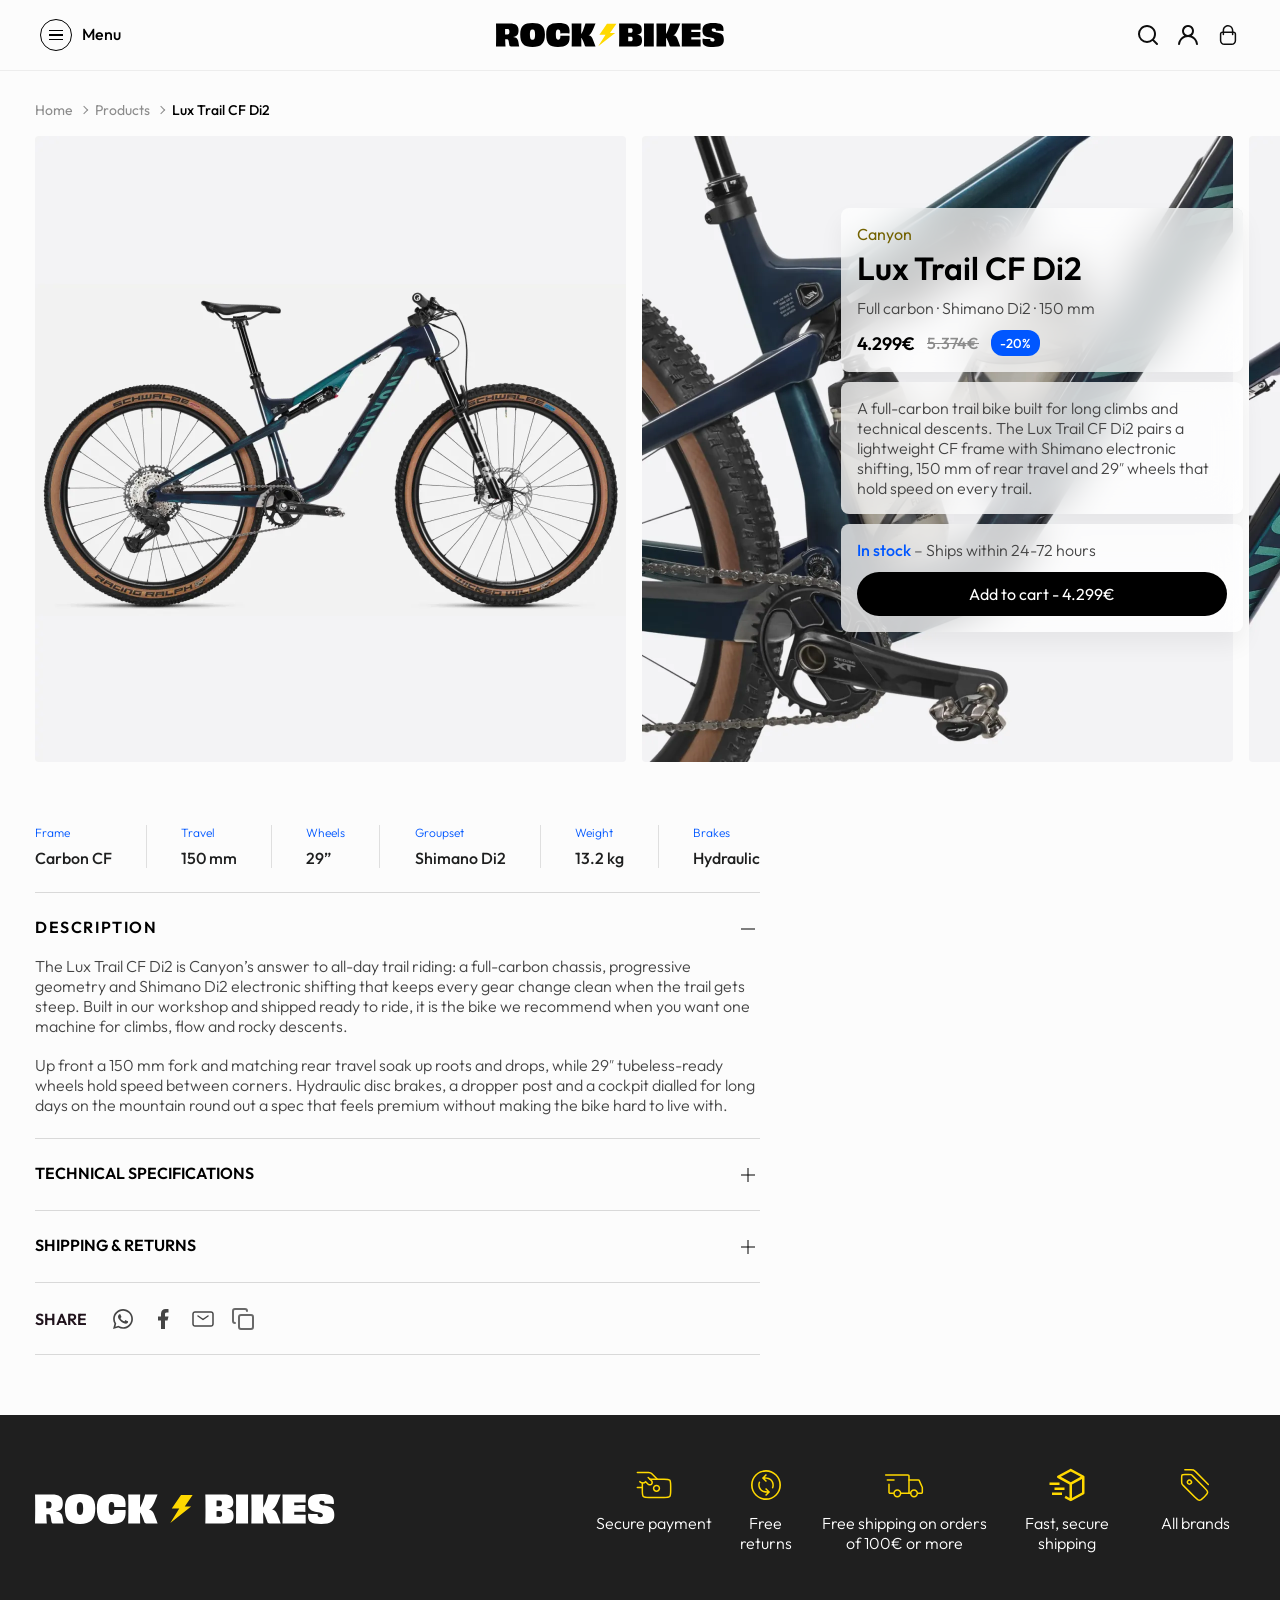
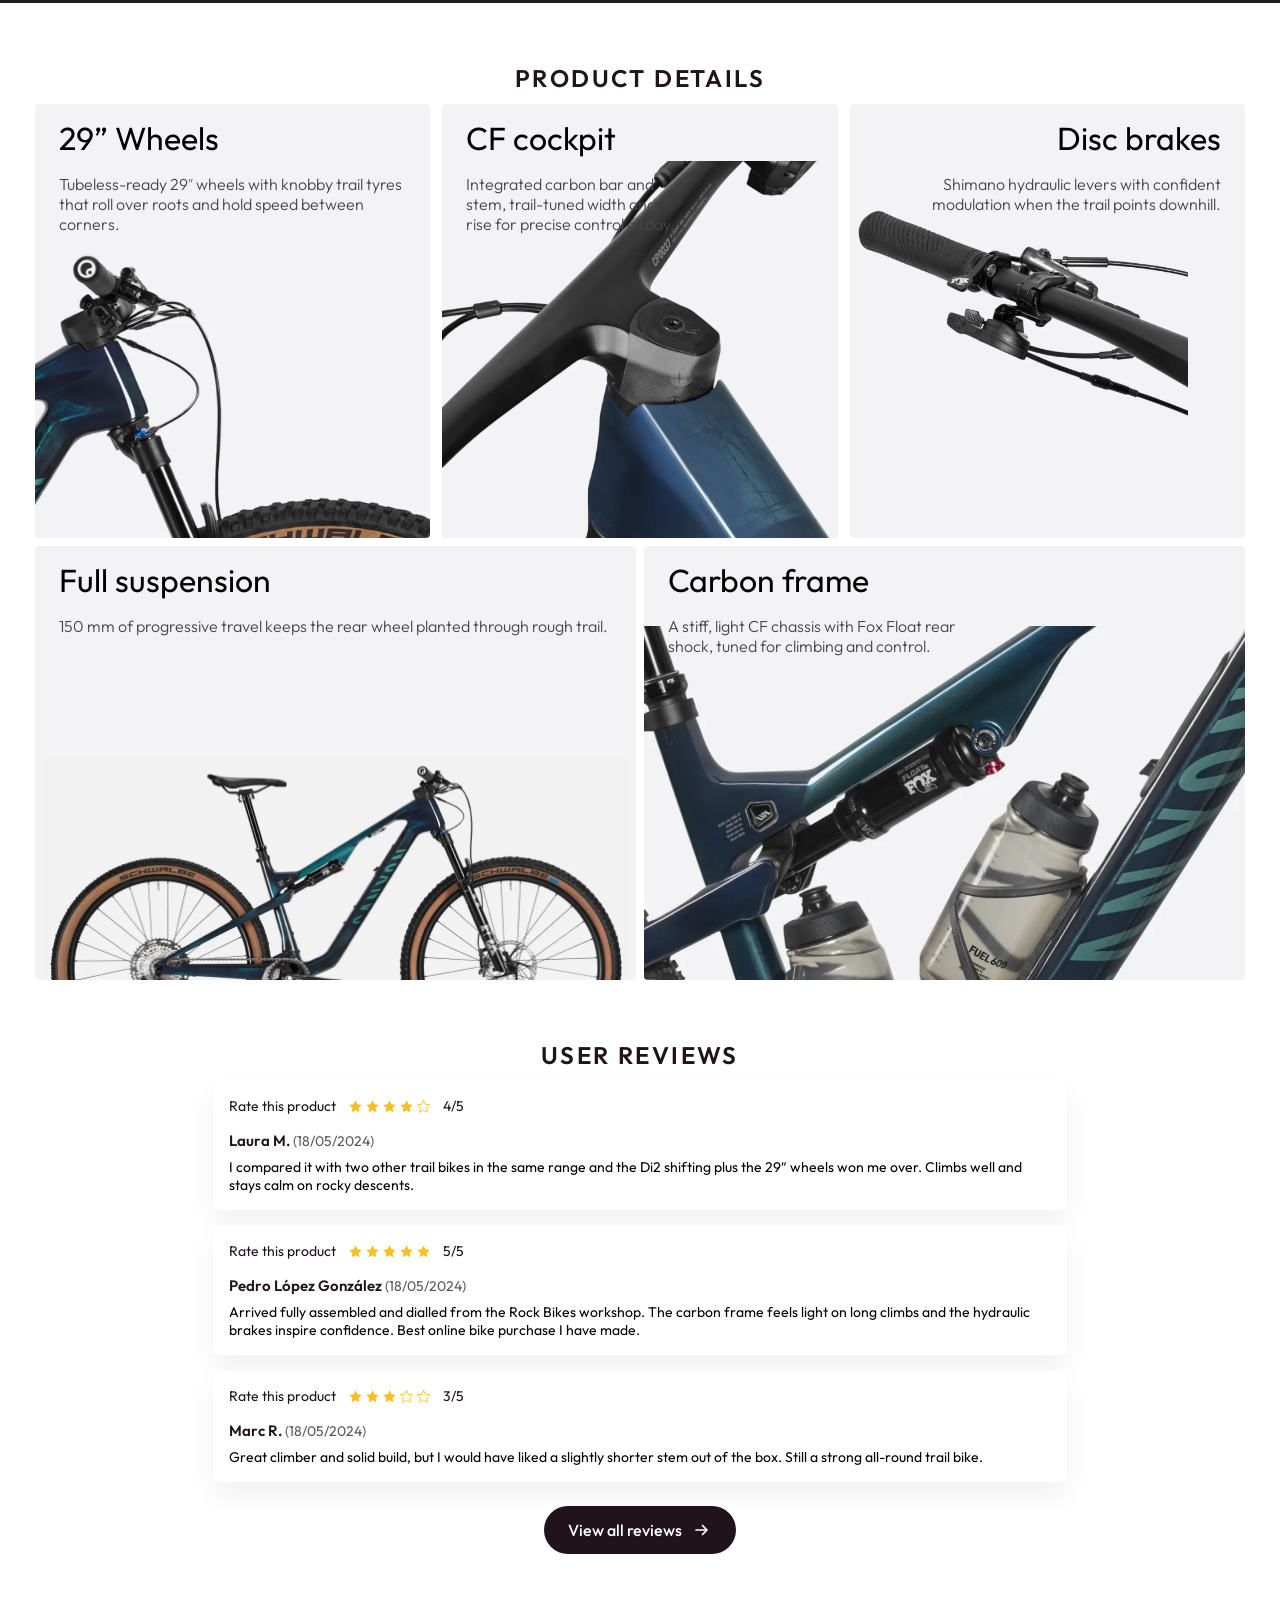
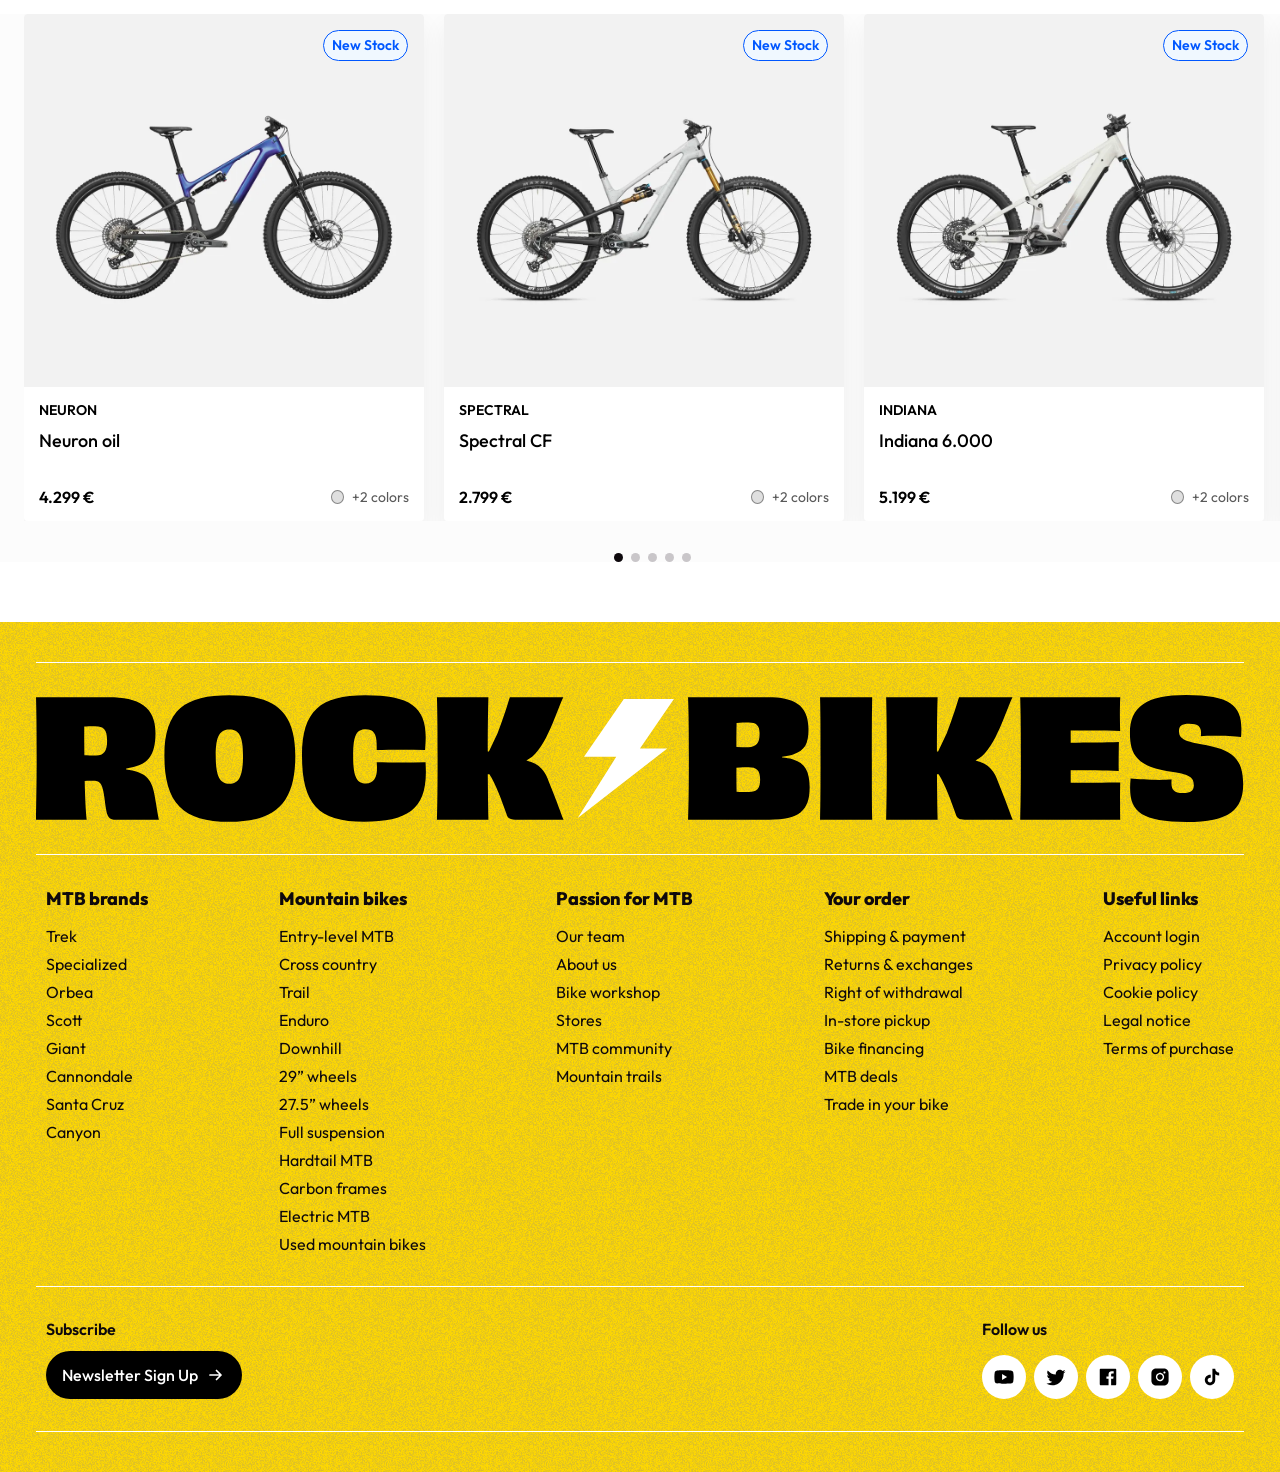
<file: ficha-producto.html>
<!DOCTYPE html>
<html lang="en">
<head>
<meta charset="UTF-8">
<meta name="viewport" content="width=device-width, initial-scale=1">
<title>Lux Trail CF Di2 — Rock Bikes</title>
<meta name="description" content="Lux Trail CF Di2: full-carbon trail bike with Shimano Di2, 150 mm travel and 29&quot; wheels. Free shipping over €100 and 30-day returns.">

<link rel="icon" href="assets/favicon.png" sizes="32x32" type="image/png">
<link rel="apple-touch-icon" href="assets/favicon-180.png">

<link rel="preconnect" href="https://fonts.googleapis.com">
<link rel="preconnect" href="https://fonts.gstatic.com" crossorigin>
<link href="https://fonts.googleapis.com/css2?family=Outfit:wght@400;500;600;700;800&family=Work+Sans:wght@400;500;600;700;800&display=swap" rel="stylesheet">

<link rel="stylesheet" href="assets/css/style.css?v=20261117e">
<link rel="stylesheet" href="assets/css/ficha.css?v=20261117a">
</head>
<body class="page-ficha">

<a class="skip-link" href="#main">Skip to content</a>

<!-- ============================ CABECERA ============================ -->
<header class="site-header site-header--light">
  <div class="nav__scrim" aria-hidden="true"></div>
  <div class="nav">
    <button class="nav__burger" type="button" aria-label="Open menu" aria-expanded="false" aria-controls="nav-menu">
      <span class="nav__burger-circle" aria-hidden="true"><i></i><i></i><i></i></span>
      <span class="nav__burger-text">Menu</span>
    </button>

    <a class="nav__logo" href="index.html" aria-label="Rock Bikes, home">
      <img src="assets/svg/rock-bikes-header-dark.svg" alt="Rock Bikes" width="228" height="24">
    </a>

    <nav class="nav__menu" id="nav-menu" aria-label="Main">
      <p class="nav__menu-title">Let&rsquo;s rock !</p>
      <ul class="nav__list">
        <li><a class="nav__link" href="index.html#terrain">Mountain Bikes <svg class="nav__chev" viewBox="0 0 24 24" aria-hidden="true"><path d="M9 5l7 7-7 7" fill="none" stroke="currentColor" stroke-width="2" stroke-linecap="round" stroke-linejoin="round"/></svg></a></li>
        <li><a class="nav__link" href="index.html#riders">Accessories <svg class="nav__chev" viewBox="0 0 24 24" aria-hidden="true"><path d="M9 5l7 7-7 7" fill="none" stroke="currentColor" stroke-width="2" stroke-linecap="round" stroke-linejoin="round"/></svg></a></li>
        <li><a class="nav__link" href="#">Parts <svg class="nav__chev" viewBox="0 0 24 24" aria-hidden="true"><path d="M9 5l7 7-7 7" fill="none" stroke="currentColor" stroke-width="2" stroke-linecap="round" stroke-linejoin="round"/></svg></a></li>
        <li><a class="nav__link" href="index.html#riders">Clothing <svg class="nav__chev" viewBox="0 0 24 24" aria-hidden="true"><path d="M9 5l7 7-7 7" fill="none" stroke="currentColor" stroke-width="2" stroke-linecap="round" stroke-linejoin="round"/></svg></a></li>
        <li><a class="nav__link" href="index.html#products">Other bikes <svg class="nav__chev" viewBox="0 0 24 24" aria-hidden="true"><path d="M9 5l7 7-7 7" fill="none" stroke="currentColor" stroke-width="2" stroke-linecap="round" stroke-linejoin="round"/></svg></a></li>
        <li><a class="nav__link" href="index.html#brands">Brands <svg class="nav__chev" viewBox="0 0 24 24" aria-hidden="true"><path d="M9 5l7 7-7 7" fill="none" stroke="currentColor" stroke-width="2" stroke-linecap="round" stroke-linejoin="round"/></svg></a></li>
        <li><a class="nav__link nav__link--outlet" href="#">Outlet</a></li>
      </ul>
      <ul class="nav__social">
        <li><a href="#" aria-label="YouTube"><img src="assets/svg/carbon-logo-youtube-15076-6424-gold.svg" alt="" width="24" height="24"></a></li>
        <li><a href="#" aria-label="Twitter"><img src="assets/svg/mdi-twitter-15076-6426-gold.svg" alt="" width="24" height="24"></a></li>
        <li><a href="#" aria-label="Facebook"><img src="assets/svg/ri-facebook-box-fill-15076-6428-gold.svg" alt="" width="24" height="24"></a></li>
        <li><a href="#" aria-label="Instagram"><img src="assets/svg/ph-instagram-logo-fill-15076-6430-gold.svg" alt="" width="24" height="24"></a></li>
        <li><a href="#" aria-label="TikTok"><img src="assets/svg/ic-baseline-tiktok-15076-6432-gold.svg" alt="" width="24" height="24"></a></li>
      </ul>
    </nav>

    <div class="nav__sub" data-sub hidden>
      <p class="nav__sub-title"></p>
      <ul class="nav__sub-list"></ul>
      <a class="nav__sub-all" href="#">SEE ALL <svg class="nav__sub-arrow" viewBox="0 0 20 20" aria-hidden="true"><path d="M4 10h11M10.5 5.5L15 10l-4.5 4.5" fill="none" stroke="currentColor" stroke-width="1.7" stroke-linecap="round" stroke-linejoin="round"/></svg></a>

      <!-- Tercer nivel: las fichas de producto. Se rellenan desde FICHAS en
           main.js con los datos de Menu_spectral y Variante6. -->
      <div class="nav__cards" data-cards>
        <figure class="nav__cards-photo">
          <img class="nav__cards-img" data-cards-img alt="" width="700" height="448">
          <!-- El hueco de la ficha es un vídeo, como en el diseño. Se carga con
               la página (oculto tras la foto) porque cargarlo al abrir el menú
               dejaba el archivo a medias: Chrome descargaba los metadatos y
               suspendía el resto. Spectral lo reproduce; el resto de fichas se
               quedan con su imagen. -->
          <video class="nav__cards-video" data-cards-video
                 src="assets/video/menu-spectral.mp4"
                 muted loop playsinline preload="auto"
                 poster="assets/opt/menu-spectral.webp"
                 aria-hidden="true" tabindex="-1"></video>
          <span class="nav__cards-label" data-cards-label></span>
        </figure>
        <div class="nav__cards-list" data-cards-list></div>
        <a class="nav__cards-all" href="#">SEE ALL <svg class="nav__sub-arrow" viewBox="0 0 20 20" aria-hidden="true"><path d="M4 10h11M10.5 5.5L15 10l-4.5 4.5" fill="none" stroke="currentColor" stroke-width="1.7" stroke-linecap="round" stroke-linejoin="round"/></svg></a>
      </div>
    </div>

    <div class="nav__actions">
      <button class="nav__icon" type="button" aria-label="Search"
              aria-controls="nav-search" aria-expanded="false" data-search-open>
        <img src="assets/svg/iconamoon-search-bold-I15076-6464;15048-24573.svg" alt="" width="24" height="24">
      </button>
      <button class="nav__icon" type="button" aria-label="My account">
        <img src="assets/svg/component-206-I15076-6464;15048-24574.svg" alt="" width="24" height="24">
      </button>
      <button class="nav__icon" type="button" aria-label="Cart">
        <img src="assets/svg/component-205-I15076-6464;15048-24575.svg" alt="" width="24" height="24">
      </button>

      <!-- Buscador: la variante Mneu_search del menú. Al abrirlo la barra pasa
           a amarilla y el campo ocupa el sitio de las tres acciones. El panel
           de «Popular Search» se ancla al propio campo, así que se mueve con
           él cuando el ancho obliga a estirarlo. Medidas del diseño en la
           hoja de estilos. -->
      <form class="nav__search" id="nav-search" role="search" aria-label="Search Rock Bikes" data-search>
        <div class="nav__search-field">
          <img class="nav__search-icon" src="assets/svg/iconamoon-search-bold-I15076-6464;15048-24573.svg" alt="" width="24" height="24">
          <input class="nav__search-input" type="search" name="q" autocomplete="off"
                 aria-label="Search products" data-search-input>
        </div>
        <button class="nav__search-close" type="button" data-search-close>Close</button>

        <div class="nav__search-panel">
          <p class="nav__search-title">Popular Search</p>
          <ul class="nav__search-list">
            <li><button type="button" data-search-term="Trial Bikes">Trial Bikes</button></li>
            <li><button type="button" data-search-term="Grail">Grail</button></li>
            <li><button type="button" data-search-term="Gloves">Gloves</button></li>
            <li><button type="button" data-search-term="Wheels">Wheels</button></li>
            <li><button type="button" data-search-term="Accessories">Accessories</button></li>
          </ul>
        </div>
      </form>
    </div>
  </div>
</header>

<main id="main" class="ficha">

  <!-- El diseño está dibujado sobre un marco de 1366 px. Todo el contenido va
       dentro de .frame para que en pantallas más anchas se quede centrado en
       esa columna y no se estire hasta los bordes. -->
  <div class="frame">

  <!-- ========================= MIGAS Y FICHA ========================= -->

  <section class="ficha__top">

    <nav class="crumbs" aria-label="Breadcrumb">
      <ol>
        <li><a href="index.html">Home</a></li>
        <li><a href="#">Products</a></li>
        <li><span aria-current="page">Lux Trail CF Di2</span></li>
      </ol>
    </nav>

    <!-- Galería: seis diapositivas de 591x626 y 16 px de separación. La tira
         sangra por la derecha a propósito: en el diseño la segunda foto se ve
         a medias por debajo de la caja de compra. Se arrastra con el ratón y
         con el dedo (data-drag-scroll lo resuelve en main.js). -->
    <div class="gallery-wrap">
      <div class="gallery" data-drag-scroll>
        <ul class="gallery__track">
          <li class="gallery__slide">
            <a class="gallery__zoom" href="assets/opt/ficha-galeria-01.webp" aria-label="Ampliar: Rock Bikes Lux Trail CF Di2, vista lateral">
            <img src="assets/opt/ficha-galeria-01.webp" alt="Rock Bikes Lux Trail CF Di2, vista lateral" width="1182" height="1252">
          </a>
          </li>
          <li class="gallery__slide">
            <a class="gallery__zoom" href="assets/opt/ficha-galeria-02.webp" aria-label="Ampliar: Detalle del cuadro y del amortiguador">
            <img src="assets/opt/ficha-galeria-02.webp" alt="Detalle del cuadro y del amortiguador" width="1182" height="1252" loading="lazy">
          </a>
          </li>
          <li class="gallery__slide">
            <a class="gallery__zoom" href="assets/opt/ficha-galeria-03.webp" aria-label="Ampliar: Detalle de la rueda y del freno de disco">
            <img src="assets/opt/ficha-galeria-03.webp" alt="Detalle de la rueda y del freno de disco" width="1182" height="1252" loading="lazy">
          </a>
          </li>
          <li class="gallery__slide">
            <a class="gallery__zoom" href="assets/opt/ficha-galeria-04.webp" aria-label="Ampliar: Detalle de la transmisión">
            <img src="assets/opt/ficha-galeria-04.webp" alt="Detalle de la transmisión" width="1182" height="1252" loading="lazy">
          </a>
          </li>
          <li class="gallery__slide">
            <a class="gallery__zoom" href="assets/opt/ficha-galeria-05.webp" aria-label="Ampliar: Detalle del manillar y la horquilla">
            <img src="assets/opt/ficha-galeria-05.webp" alt="Detalle del manillar y la horquilla" width="1182" height="1252" loading="lazy">
          </a>
          </li>
          <li class="gallery__slide">
            <a class="gallery__zoom" href="assets/opt/ficha-galeria-06.webp" aria-label="Ampliar: Detalle del sillín y la tija">
            <img src="assets/opt/ficha-galeria-06.webp" alt="Detalle del sillín y la tija" width="1182" height="1252" loading="lazy">
          </a>
          </li>
        </ul>
      </div>

      <button class="gallery__arrow gallery__arrow--prev" type="button" aria-label="Previous image" data-gallery-prev>
        <svg viewBox="0 0 24 24" aria-hidden="true"><path d="M15 5l-7 7 7 7" fill="none" stroke="currentColor" stroke-width="1.8" stroke-linecap="round" stroke-linejoin="round"/></svg>
      </button>
      <button class="gallery__arrow gallery__arrow--next" type="button" aria-label="Next image" data-gallery-next>
        <svg viewBox="0 0 24 24" aria-hidden="true"><path d="M9 5l7 7-7 7" fill="none" stroke="currentColor" stroke-width="1.8" stroke-linecap="round" stroke-linejoin="round"/></svg>
      </button>

      <div class="gallery__dots dots" data-gallery-dots aria-hidden="true"></div>
    </div>

  </section>

  <!-- Caja de compra. En el diseño flota sobre la galería (208 px desde el
       borde de arriba) y, al bajar, se queda pegada bajo la cabecera hasta
       llegar a la altura de SHARE. Por eso vive en su propia columna, fuera
       del flujo: así el `sticky` tiene recorrido y en móvil se coloca entre la
       galería y la descripción. -->
  <div class="side">
    <aside class="buybox" aria-label="Purchase options">

      <div class="buybox__card">
        <div class="buybox__head">
          <p class="buybox__brand">Canyon</p>
          <h1 class="buybox__title">Lux Trail CF Di2</h1>
        </div>
        <p class="buybox__sub">Full carbon &middot; Shimano Di2 &middot; 150 mm</p>
        <p class="buybox__price">
          <span class="buybox__now">4.299&euro;</span>
          <s class="buybox__was">5.374&euro;</s>
          <span class="buybox__off">-20%</span>
        </p>
      </div>

      <div class="buybox__card">
        <p class="buybox__text">A full-carbon trail bike built for long climbs and technical descents. The Lux Trail CF Di2 pairs a lightweight CF frame with Shimano electronic shifting, 150 mm of rear travel and 29&Prime; wheels that hold speed on every trail.</p>
      </div>

      <div class="buybox__card">
        <p class="buybox__stock"><strong>In stock</strong> &ndash; Ships within 24-72 hours</p>
        <button class="buybox__cart" type="button">Add to cart - 4.299&euro;</button>
      </div>

    </aside>
  </div>

  <!-- ==================== CARACTERÍSTICAS Y ACORDEONES ==================== -->

  <div class="ficha__detail">

    <ul class="specs">
      <li class="specs__item">
        <span class="specs__label">Frame</span>
        <span class="specs__value">Carbon CF</span>
      </li>
      <li class="specs__sep" aria-hidden="true"></li>
      <li class="specs__item">
        <span class="specs__label">Travel</span>
        <span class="specs__value">150 mm</span>
      </li>
      <li class="specs__sep" aria-hidden="true"></li>
      <li class="specs__item">
        <span class="specs__label">Wheels</span>
        <span class="specs__value">29&rdquo;</span>
      </li>
      <li class="specs__sep" aria-hidden="true"></li>
      <li class="specs__item">
        <span class="specs__label">Groupset</span>
        <span class="specs__value">Shimano Di2</span>
      </li>
      <li class="specs__sep" aria-hidden="true"></li>
      <li class="specs__item">
        <span class="specs__label">Weight</span>
        <span class="specs__value">13.2 kg</span>
      </li>
      <li class="specs__sep" aria-hidden="true"></li>
      <li class="specs__item">
        <span class="specs__label">Brakes</span>
        <span class="specs__value">Hydraulic</span>
      </li>
    </ul>

    <div class="faq" data-faq>

      <div class="faq__item is-open">
        <h2 class="faq__heading">
          <button class="faq__toggle" type="button" aria-expanded="true" aria-controls="faq-desc" id="faq-desc-btn">
            <span class="faq__label">Description</span>
            <span class="faq__icon" aria-hidden="true"></span>
          </button>
        </h2>
        <div class="faq__panel" id="faq-desc" role="region" aria-labelledby="faq-desc-btn">
          <div class="faq__inner">
            <p>The Lux Trail CF Di2 is Canyon&rsquo;s answer to all-day trail riding: a full-carbon chassis, progressive geometry and Shimano Di2 electronic shifting that keeps every gear change clean when the trail gets steep. Built in our workshop and shipped ready to ride, it is the bike we recommend when you want one machine for climbs, flow and rocky descents.</p>
            <p>Up front a 150 mm fork and matching rear travel soak up roots and drops, while 29&Prime; tubeless-ready wheels hold speed between corners. Hydraulic disc brakes, a dropper post and a cockpit dialled for long days on the mountain round out a spec that feels premium without making the bike hard to live with.</p>
          </div>
        </div>
      </div>

      <div class="faq__item">
        <h2 class="faq__heading">
          <button class="faq__toggle" type="button" aria-expanded="false" aria-controls="faq-tech" id="faq-tech-btn">
            <span class="faq__label">Technical Specifications</span>
            <span class="faq__icon" aria-hidden="true"></span>
          </button>
        </h2>
        <div class="faq__panel" id="faq-tech" role="region" aria-labelledby="faq-tech-btn" hidden>
          <div class="faq__inner">
            <dl class="faq__specs">
              <div><dt>Frame</dt><dd>Carbon CF, full suspension</dd></div>
              <div><dt>Travel</dt><dd>150 mm front / 150 mm rear</dd></div>
              <div><dt>Wheels</dt><dd>29&Prime; tubeless-ready</dd></div>
              <div><dt>Groupset</dt><dd>Shimano XT Di2 12-speed</dd></div>
              <div><dt>Weight</dt><dd>13.2 kg (size M)</dd></div>
              <div><dt>Brakes</dt><dd>Hydraulic disc, 4-piston</dd></div>
            </dl>
          </div>
        </div>
      </div>

      <div class="faq__item">
        <h2 class="faq__heading">
          <button class="faq__toggle" type="button" aria-expanded="false" aria-controls="faq-ship" id="faq-ship-btn">
            <span class="faq__label">Shipping &amp; returns</span>
            <span class="faq__icon" aria-hidden="true"></span>
          </button>
        </h2>
        <div class="faq__panel" id="faq-ship" role="region" aria-labelledby="faq-ship-btn" hidden>
          <div class="faq__inner">
            <p>Orders leave our workshop within 24 to 72 working hours. Shipping is free on orders of 100&euro; or more, and every bike travels fully assembled, adjusted and boxed.</p>
            <p>You have 30 days to return it. If the bike has not been used, we refund the full amount; if you have already ridden it, we collect it, check it and deduct only fair wear from trail use.</p>
          </div>
        </div>
      </div>

    </div>

    <div class="share">
      <span class="share__label">Share</span>
      <ul class="share__list">
        <li><a href="#" aria-label="Share on WhatsApp"><img src="assets/ficha/svg/ic-baseline-whatsapp-15408-6126.svg" alt="" width="24" height="24"></a></li>
        <li><a href="#" aria-label="Share on Facebook"><img src="assets/ficha/svg/ri-facebook-fill-15408-6128.svg" alt="" width="24" height="24"></a></li>
        <li><a href="#" aria-label="Share by email"><img src="assets/ficha/svg/iconoir-mail-15408-6130.svg" alt="" width="24" height="24"></a></li>
        <li><button type="button" class="share__copy" aria-label="Copy link" data-copy><img src="assets/ficha/svg/lucide-copy-15408-6134.svg" alt="" width="24" height="24"></button></li>
      </ul>
    </div>

  </div>

  </div><!-- /.frame -->

  <!-- Visor de la galería: se abre a pantalla completa al pulsar una foto.
       Es un <dialog>, así que hereda el foco atrapado, el fondo y el cierre
       con Escape sin escribir nada de eso a mano. -->
  <dialog class="lightbox" data-lightbox aria-label="Galería de fotos">
    <button class="lightbox__btn lightbox__close" type="button" data-lightbox-close aria-label="Cerrar">
      <svg viewBox="0 0 24 24" aria-hidden="true"><path d="M6 6l12 12M18 6L6 18" fill="none" stroke="currentColor" stroke-width="1.8" stroke-linecap="round"/></svg>
    </button>
    <button class="lightbox__btn lightbox__prev" type="button" data-lightbox-prev aria-label="Foto anterior">
      <svg viewBox="0 0 24 24" aria-hidden="true"><path d="M15 5l-7 7 7 7" fill="none" stroke="currentColor" stroke-width="1.8" stroke-linecap="round" stroke-linejoin="round"/></svg>
    </button>
    <img class="lightbox__img" data-lightbox-img alt="">
    <button class="lightbox__btn lightbox__next" type="button" data-lightbox-next aria-label="Foto siguiente">
      <svg viewBox="0 0 24 24" aria-hidden="true"><path d="M9 5l7 7-7 7" fill="none" stroke="currentColor" stroke-width="1.8" stroke-linecap="round" stroke-linejoin="round"/></svg>
    </button>
    <p class="lightbox__count" data-lightbox-count></p>
  </dialog>

</main>

<!-- ======================== BARRA DE GARANTÍAS ======================== -->

<section class="trust">
  <div class="frame">
  <img class="trust__logo" src="assets/ficha/svg/contenedor-rock-bikes-15408-6191.svg" alt="Rock Bikes" width="406" height="40">
  <ul class="trust__list">
    <li>
      <img src="assets/ficha/svg/hugeicons-payment-02-15408-6206.svg" alt="" width="40" height="40">
      <span>Secure payment</span>
    </li>
    <li class="trust__narrow">
      <img src="assets/ficha/svg/material-symbols-light-change-circle-outline-15408-6213.svg" alt="" width="40" height="40">
      <span>Free returns</span>
    </li>
    <li class="trust__wide">
      <img src="assets/ficha/svg/iconoir-delivery-truck-15408-6217.svg" alt="" width="40" height="40">
      <span>Free shipping on orders of 100&euro; or more</span>
    </li>
    <li>
      <img src="assets/ficha/svg/carbon-delivery-parcel-15408-6225.svg" alt="" width="40" height="40">
      <span>Fast, secure shipping</span>
    </li>
    <li>
      <img src="assets/ficha/svg/contenedor-icon-15408-6230.svg" alt="" width="40" height="40">
      <span>All brands</span>
    </li>
  </ul>
  </div>
</section>

<!-- ========================= DETALLES DEL PRODUCTO ========================= -->

<section class="fdet">
  <div class="frame">
  <h2 class="fdet__title">Product details</h2>

  <div class="fdet__row fdet__row--triple">

    <article class="fdet__card" style="--ix:-16.98%;--iy:28.80%;--iw:116.98%;--tw:376px">
      <div class="fdet__head">
        <h3 class="fdet__name">29&rdquo; Wheels</h3>
        <p class="fdet__text">Tubeless-ready 29&Prime; wheels with knobby trail tyres that roll over roots and hold speed between corners.</p>
      </div>
      <img class="fdet__img" src="assets/opt/ficha-detalle-ruedas.webp" alt="Rueda de 29 pulgadas, horquilla Fox y neumático Schwalbe" width="992" height="712" loading="lazy">
    </article>

    <article class="fdet__card" style="--ix:0;--iy:13.13%;--iw:100%;--tw:217px">
      <div class="fdet__head">
        <h3 class="fdet__name">CF cockpit</h3>
        <p class="fdet__text">Integrated carbon bar and stem, trail-tuned width and rise for precise control all day.</p>
      </div>
      <img class="fdet__img" src="assets/opt/ficha-detalle-pantalla.webp" alt="Cockpit de carbono integrado del Lux Trail" width="848" height="868" loading="lazy">
    </article>

    <article class="fdet__card fdet__card--right" style="--ix:0;--iy:5.76%;--iw:85.6%;--tw:376px">
      <div class="fdet__head">
        <h3 class="fdet__name">Disc brakes</h3>
        <p class="fdet__text">Shimano hydraulic levers with confident modulation when the trail points downhill.</p>
      </div>
      <img class="fdet__img" src="assets/opt/ficha-detalle-frenos.webp" alt="Maneta de freno hidráulico Shimano y mando Fox" width="726" height="896" loading="lazy">
    </article>

  </div>

  <div class="fdet__row fdet__row--double">

    <article class="fdet__card fdet__card--half" style="--ix:1.09%;--iy:14.75%;--iw:97.98%;--tw:596px">
      <div class="fdet__head">
        <h3 class="fdet__name">Full suspension</h3>
        <p class="fdet__text">150 mm of progressive travel keeps the rear wheel planted through rough trail.</p>
      </div>
      <img class="fdet__img" src="assets/opt/ficha-detalle-compacto.webp" alt="Canyon Lux Trail CF Di2, vista lateral completa" width="1262" height="848" loading="lazy">
    </article>

    <article class="fdet__card fdet__card--half" style="--ix:-13.66%;--iy:18.43%;--iw:117.1%;--tw:320px">
      <div class="fdet__head">
        <h3 class="fdet__name">Carbon frame</h3>
        <p class="fdet__text">A stiff, light CF chassis with Fox Float rear shock, tuned for climbing and control.</p>
      </div>
      <img class="fdet__img" src="assets/opt/ficha-detalle-plataforma.webp" alt="Cuadro de carbono Canyon con amortiguador Fox Float" width="1508" height="1020" loading="lazy">
    </article>

  </div>
  </div><!-- /.frame -->
</section>

<!-- ========================== OPINIONES ========================== -->

<section class="ureviews">
  <div class="frame">
  <h2 class="ureviews__title">User reviews</h2>

  <ul class="ureviews__list">

    <li class="rreview">
      <p class="rreview__rate">
        <span>Rate this product</span>
        <span class="rreview__stars" role="img" aria-label="4 out of 5 stars">
          <svg viewBox="0 0 24 24" aria-hidden="true"><path d="M12 2l3 6.5 7 .9-5 4.8 1.2 7L12 18l-6.2 3.2L7 14.2l-5-4.8 7-.9z"/></svg>
          <svg viewBox="0 0 24 24" aria-hidden="true"><path d="M12 2l3 6.5 7 .9-5 4.8 1.2 7L12 18l-6.2 3.2L7 14.2l-5-4.8 7-.9z"/></svg>
          <svg viewBox="0 0 24 24" aria-hidden="true"><path d="M12 2l3 6.5 7 .9-5 4.8 1.2 7L12 18l-6.2 3.2L7 14.2l-5-4.8 7-.9z"/></svg>
          <svg viewBox="0 0 24 24" aria-hidden="true"><path d="M12 2l3 6.5 7 .9-5 4.8 1.2 7L12 18l-6.2 3.2L7 14.2l-5-4.8 7-.9z"/></svg>
          <svg class="is-empty" viewBox="0 0 24 24" aria-hidden="true"><path d="M12 2l3 6.5 7 .9-5 4.8 1.2 7L12 18l-6.2 3.2L7 14.2l-5-4.8 7-.9z"/></svg>
        </span>
        <span class="rreview__score">4/5</span>
      </p>
      <p class="rreview__who"><strong>Laura M.</strong> <span>(18/05/2024)</span></p>
      <p class="rreview__text">I compared it with two other trail bikes in the same range and the Di2 shifting plus the 29&Prime; wheels won me over. Climbs well and stays calm on rocky descents.</p>
    </li>

    <li class="rreview">
      <p class="rreview__rate">
        <span>Rate this product</span>
        <span class="rreview__stars" role="img" aria-label="5 out of 5 stars">
          <svg viewBox="0 0 24 24" aria-hidden="true"><path d="M12 2l3 6.5 7 .9-5 4.8 1.2 7L12 18l-6.2 3.2L7 14.2l-5-4.8 7-.9z"/></svg>
          <svg viewBox="0 0 24 24" aria-hidden="true"><path d="M12 2l3 6.5 7 .9-5 4.8 1.2 7L12 18l-6.2 3.2L7 14.2l-5-4.8 7-.9z"/></svg>
          <svg viewBox="0 0 24 24" aria-hidden="true"><path d="M12 2l3 6.5 7 .9-5 4.8 1.2 7L12 18l-6.2 3.2L7 14.2l-5-4.8 7-.9z"/></svg>
          <svg viewBox="0 0 24 24" aria-hidden="true"><path d="M12 2l3 6.5 7 .9-5 4.8 1.2 7L12 18l-6.2 3.2L7 14.2l-5-4.8 7-.9z"/></svg>
          <svg viewBox="0 0 24 24" aria-hidden="true"><path d="M12 2l3 6.5 7 .9-5 4.8 1.2 7L12 18l-6.2 3.2L7 14.2l-5-4.8 7-.9z"/></svg>
        </span>
        <span class="rreview__score">5/5</span>
      </p>
      <p class="rreview__who"><strong>Pedro L&oacute;pez Gonz&aacute;lez</strong> <span>(18/05/2024)</span></p>
      <p class="rreview__text">Arrived fully assembled and dialled from the Rock Bikes workshop. The carbon frame feels light on long climbs and the hydraulic brakes inspire confidence. Best online bike purchase I have made.</p>
    </li>

    <li class="rreview">
      <p class="rreview__rate">
        <span>Rate this product</span>
        <span class="rreview__stars" role="img" aria-label="3 out of 5 stars">
          <svg viewBox="0 0 24 24" aria-hidden="true"><path d="M12 2l3 6.5 7 .9-5 4.8 1.2 7L12 18l-6.2 3.2L7 14.2l-5-4.8 7-.9z"/></svg>
          <svg viewBox="0 0 24 24" aria-hidden="true"><path d="M12 2l3 6.5 7 .9-5 4.8 1.2 7L12 18l-6.2 3.2L7 14.2l-5-4.8 7-.9z"/></svg>
          <svg viewBox="0 0 24 24" aria-hidden="true"><path d="M12 2l3 6.5 7 .9-5 4.8 1.2 7L12 18l-6.2 3.2L7 14.2l-5-4.8 7-.9z"/></svg>
          <svg class="is-empty" viewBox="0 0 24 24" aria-hidden="true"><path d="M12 2l3 6.5 7 .9-5 4.8 1.2 7L12 18l-6.2 3.2L7 14.2l-5-4.8 7-.9z"/></svg>
          <svg class="is-empty" viewBox="0 0 24 24" aria-hidden="true"><path d="M12 2l3 6.5 7 .9-5 4.8 1.2 7L12 18l-6.2 3.2L7 14.2l-5-4.8 7-.9z"/></svg>
        </span>
        <span class="rreview__score">3/5</span>
      </p>
      <p class="rreview__who"><strong>Marc R.</strong> <span>(18/05/2024)</span></p>
      <p class="rreview__text">Great climber and solid build, but I would have liked a slightly shorter stem out of the box. Still a strong all-round trail bike.</p>
    </li>

  </ul>

  <a class="btn btn--dark ureviews__all" href="#">View all reviews <svg class="icon-arrow" viewBox="0 0 20 20" aria-hidden="true"><path d="M4 10h11M10.5 5.5L15 10l-4.5 4.5" fill="none" stroke="currentColor" stroke-width="1.7" stroke-linecap="round" stroke-linejoin="round"/></svg></a>
  </div><!-- /.frame -->
</section>

<!-- ====================== PRODUCTOS RELACIONADOS ====================== -->

<section class="related" aria-label="Related products">
  <div class="frame">
  <div class="carousel">
    <div class="carousel__viewport" data-drag-scroll>
      <ul class="carousel__track">

        <li class="prod">
          <div class="prod__media">
            <span class="prod__tag">New Stock</span>
            <img class="prod__img is-active" src="assets/opt/ficha-relacionada-01.webp" alt="Neuron oil" loading="lazy">
          </div>
          <div class="prod__body">
            <p class="prod__brand">NEURON</p>
            <h3 class="prod__name">Neuron oil</h3>
            <p class="prod__price">4.299 &euro;<span class="prod__swatch" aria-hidden="true"></span><span class="prod__colors">+2 colors</span></p>
          </div>
        <a class="prod__hit" href="ficha-producto.html" aria-label="Neuron oil"></a></li>

        <li class="prod">
          <div class="prod__media">
            <span class="prod__tag">New Stock</span>
            <img class="prod__img is-active" src="assets/opt/ficha-relacionada-02.webp" alt="Spectral CF" loading="lazy">
          </div>
          <div class="prod__body">
            <p class="prod__brand">SPECTRAL</p>
            <h3 class="prod__name">Spectral CF</h3>
            <p class="prod__price">2.799 &euro;<span class="prod__swatch" aria-hidden="true"></span><span class="prod__colors">+2 colors</span></p>
          </div>
        <a class="prod__hit" href="ficha-producto.html" aria-label="Spectral CF"></a></li>

        <li class="prod">
          <div class="prod__media">
            <span class="prod__tag">New Stock</span>
            <img class="prod__img is-active" src="assets/opt/ficha-relacionada-03.webp" alt="Indiana 6.000" loading="lazy">
          </div>
          <div class="prod__body">
            <p class="prod__brand">INDIANA</p>
            <h3 class="prod__name">Indiana 6.000</h3>
            <p class="prod__price">5.199 &euro;<span class="prod__swatch" aria-hidden="true"></span><span class="prod__colors">+2 colors</span></p>
          </div>
        <a class="prod__hit" href="ficha-producto.html" aria-label="Indiana 6.000"></a></li>

        <li class="prod prod--contain">
          <div class="prod__media">
            <span class="prod__tag">New Stock</span>
            <img class="prod__img is-active" src="assets/opt/ficha-relacionada-04.webp" alt="SnowPatrol 52" loading="lazy">
          </div>
          <div class="prod__body">
            <p class="prod__brand">EVIL</p>
            <h3 class="prod__name">SnowPatrol 52</h3>
            <p class="prod__price">5.899 &euro;<span class="prod__swatch" aria-hidden="true"></span><span class="prod__colors">+2 colors</span></p>
          </div>
        <a class="prod__hit" href="ficha-producto.html" aria-label="SnowPatrol 52"></a></li>

        <li class="prod prod--wide">
          <div class="prod__media">
            <span class="prod__tag">New Stock</span>
            <img class="prod__img is-active" src="assets/opt/ficha-relacionada-05.webp" alt="BMT0321" loading="lazy">
          </div>
          <div class="prod__body">
            <p class="prod__brand">ESCAPE</p>
            <h3 class="prod__name">BMT0321</h3>
            <p class="prod__price">3.499 &euro;<span class="prod__swatch" aria-hidden="true"></span><span class="prod__colors">+2 colors</span></p>
          </div>
        <a class="prod__hit" href="ficha-producto.html" aria-label="BMT0321"></a></li>

      </ul>
    </div>
  </div>

  <div class="related__dots dots" data-dots aria-hidden="true">
    <button type="button" aria-current="true"></button>
    <button type="button"></button>
    <button type="button"></button>
    <button type="button"></button>
    <button type="button"></button>
  </div>
  </div><!-- /.frame -->
</section>


<!-- ============================= FOOTER ============================= -->
<footer class="site-footer" id="footer">
  <div class="footer__inner">

    <a class="footer__logo" href="index.html" aria-label="Rock Bikes, home">
      <img src="assets/svg/rock-bikes-footer.svg" alt="Rock Bikes" width="1293" height="136">
    </a>

    <nav class="foot-links" aria-label="Footer">
      <div class="foot-col">
        <h3>MTB brands</h3>
        <ul>
          <li><a href="#">Trek</a></li>
          <li><a href="#">Specialized</a></li>
          <li><a href="#">Orbea</a></li>
          <li><a href="#">Scott</a></li>
          <li><a href="#">Giant</a></li>
          <li><a href="#">Cannondale</a></li>
          <li><a href="#">Santa Cruz</a></li>
          <li><a href="#">Canyon</a></li>
        </ul>
      </div>
      <div class="foot-col">
        <h3>Mountain bikes</h3>
        <ul>
          <li><a href="#">Entry-level MTB</a></li>
          <li><a href="#">Cross country</a></li>
          <li><a href="#">Trail</a></li>
          <li><a href="#">Enduro</a></li>
          <li><a href="#">Downhill</a></li>
          <li><a href="#">29” wheels</a></li>
          <li><a href="#">27.5” wheels</a></li>
          <li><a href="#">Full suspension</a></li>
          <li><a href="#">Hardtail MTB</a></li>
          <li><a href="#">Carbon frames</a></li>
          <li><a href="#">Electric MTB</a></li>
          <li><a href="#">Used mountain bikes</a></li>
        </ul>
      </div>
      <div class="foot-col">
        <h3>Passion for MTB</h3>
        <ul>
          <li><a href="#">Our team</a></li>
          <li><a href="#">About us</a></li>
          <li><a href="#">Bike workshop</a></li>
          <li><a href="#">Stores</a></li>
          <li><a href="#">MTB community</a></li>
          <li><a href="#">Mountain trails</a></li>
        </ul>
      </div>
      <div class="foot-col">
        <h3>Your order</h3>
        <ul>
          <li><a href="#">Shipping &amp; payment</a></li>
          <li><a href="#">Returns &amp; exchanges</a></li>
          <li><a href="#">Right of withdrawal</a></li>
          <li><a href="#">In-store pickup</a></li>
          <li><a href="#">Bike financing</a></li>
          <li><a href="#">MTB deals</a></li>
          <li><a href="#">Trade in your bike</a></li>
        </ul>
      </div>
      <div class="foot-col">
        <h3>Useful links</h3>
        <ul>
          <li><a href="#">Account login</a></li>
          <li><a href="#">Privacy policy</a></li>
          <li><a href="#">Cookie policy</a></li>
          <li><a href="#">Legal notice</a></li>
          <li><a href="#">Terms of purchase</a></li>
        </ul>
      </div>
    </nav>

    <div class="foot-bottom">
      <div class="foot-sub">
        <h3>Subscribe</h3>
        <a class="foot-sub__btn" href="#">Newsletter Sign Up <svg class="icon-arrow" viewBox="0 0 20 20" aria-hidden="true"><path d="M4 10h11M10.5 5.5L15 10l-4.5 4.5" fill="none" stroke="currentColor" stroke-width="1.7" stroke-linecap="round" stroke-linejoin="round"/></svg></a>
      </div>

      <div class="foot-follow">
        <h3>Follow us</h3>
        <ul class="social">
          <li><a href="#" aria-label="YouTube"><img src="assets/svg/carbon-logo-youtube-15076-6424.svg" alt="" loading="lazy"></a></li>
          <li><a href="#" aria-label="Twitter"><img src="assets/svg/mdi-twitter-15076-6426.svg" alt="" loading="lazy"></a></li>
          <li><a href="#" aria-label="Facebook"><img src="assets/svg/ri-facebook-box-fill-15076-6428.svg" alt="" loading="lazy"></a></li>
          <li><a href="#" aria-label="Instagram"><img src="assets/svg/ph-instagram-logo-fill-15076-6430.svg" alt="" loading="lazy"></a></li>
          <li><a href="#" aria-label="TikTok"><img src="assets/svg/ic-baseline-tiktok-15076-6432.svg" alt="" loading="lazy"></a></li>
        </ul>
      </div>

    </div>

  </div>
</footer>

<script src="assets/js/main.js?v=20261116p"></script>
<script src="assets/js/ficha.js?v=20261116j"></script>
</body>
</html>
</file>
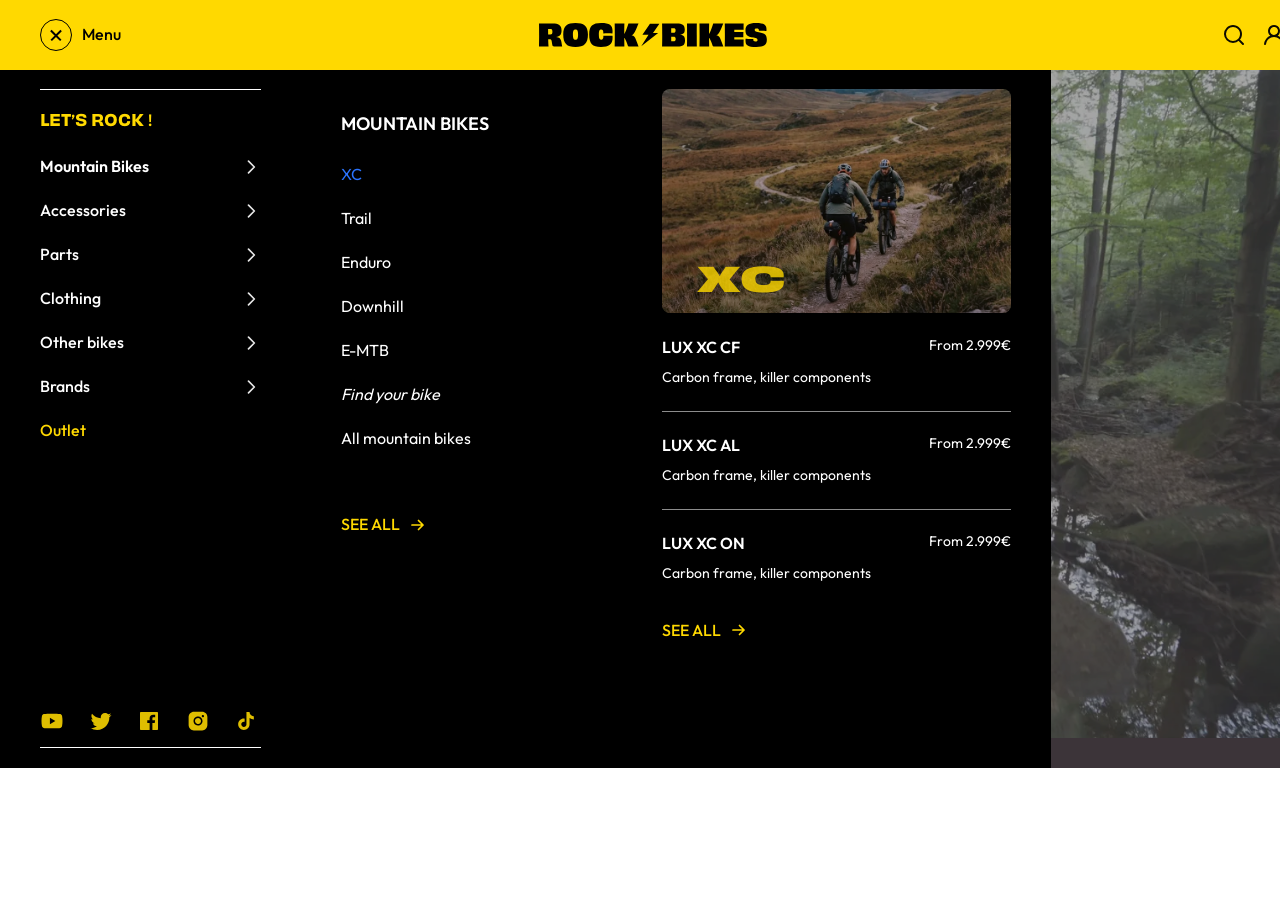
<file: scripts/menu-check.html>
<!DOCTYPE html>
<html lang="en">
<head>
<meta charset="UTF-8">
<title>Rock Bikes — comprobación del menú</title>
<!-- Abre el menú en un iframe y simula el recorrido del ratón: primero el
     enlace de primer nivel y luego la ficha del segundo, para poder comparar
     Menu_mountain, Menu_spectral y Variante6 con los renders de design/menu/.

       ?link=Mountain%20Bikes   enlace de primer nivel (por defecto Mountain Bikes)
       ?ficha=spectral          abre las fichas de Spectral
       ?ficha=neuron            abre las fichas de Neuron
       ?ficha=0                 se queda en el segundo nivel
       ?ancho=390&alto=844      tamaño del iframe (1366x768 por defecto)

     Tiene que servirse por http: con file:// el padre no puede tocar el
     documento del iframe. -->
<style>
  html, body { margin: 0; background: #fff; }
  iframe { display: block; border: 0; }
</style>
</head>
<body>
<iframe id="frame" src="../index.html?menu-check" title="Rock Bikes"></iframe>
<script>
  var q = new URLSearchParams(location.search);
  var frame = document.getElementById('frame');

  frame.style.width = (q.get('ancho') || 1366) + 'px';
  frame.style.height = (q.get('alto') || 768) + 'px';

  frame.addEventListener('load', function () {
    var doc = frame.contentDocument;
    var burger = doc.querySelector('.nav__burger');
    if (burger) { burger.click(); }

    setTimeout(function () {
      var enlace = q.get('link') || 'Mountain Bikes';
      var objetivo = null;
      doc.querySelectorAll('.nav__link').forEach(function (a) {
        if (!objetivo && a.textContent.trim() === enlace) { objetivo = a; }
      });
      if (objetivo) { objetivo.dispatchEvent(new MouseEvent('mouseenter')); }

      var ficha = q.get('ficha');
      if (ficha && ficha !== '0') {
        var item = doc.querySelector('.nav__sub-list a[data-ficha="' + ficha + '"]');
        if (item) { item.dispatchEvent(new MouseEvent('mouseenter')); }
      }

      // La barra transiciona de negro a amarillo en 0,25 s; con el presupuesto
      // de tiempo virtual la captura puede pillar el primer fotograma. Se
      // anulan las transiciones para fotografiar el estado final.
      var estilo = doc.createElement('style');
      estilo.textContent = '*,*::before,*::after{transition:none!important;animation:none!important}';
      doc.head.appendChild(estilo);
      void doc.body.offsetHeight;
    }, 250);
  });
</script>
</body>
</html>
</file>
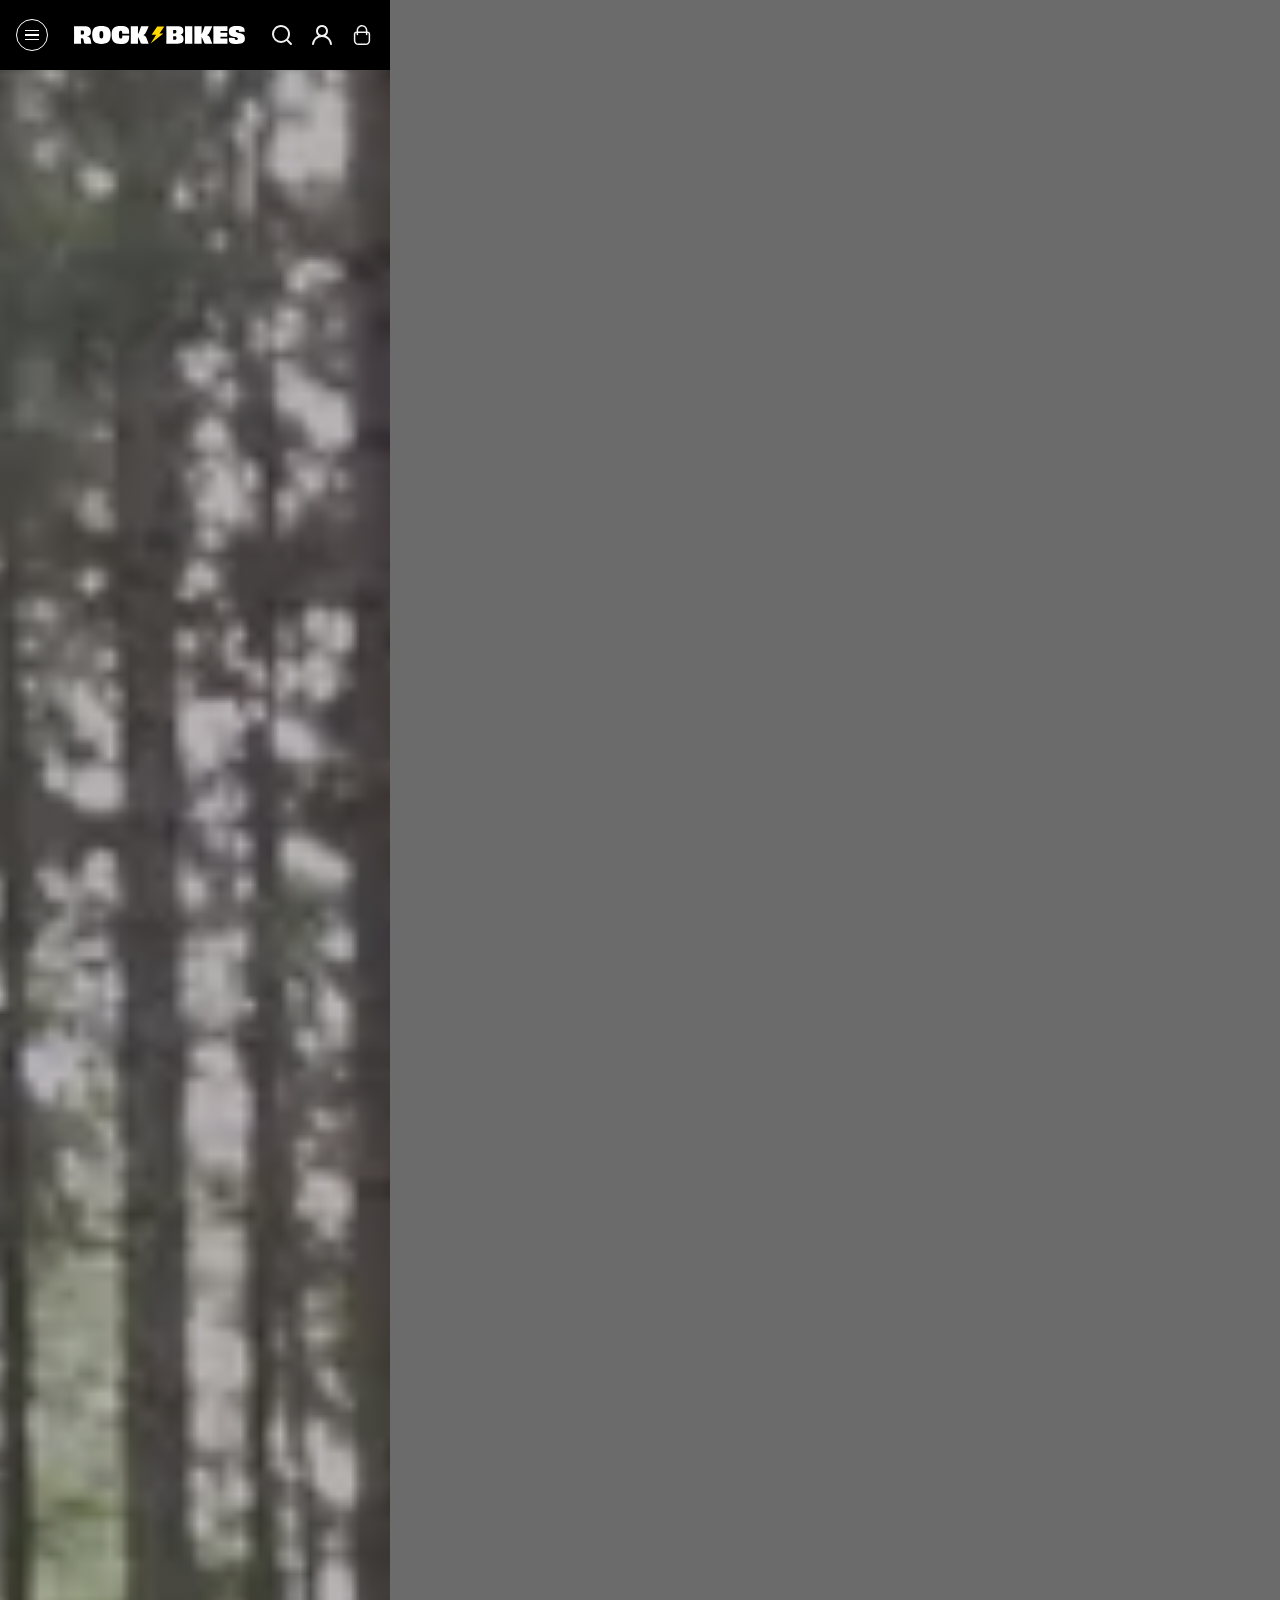
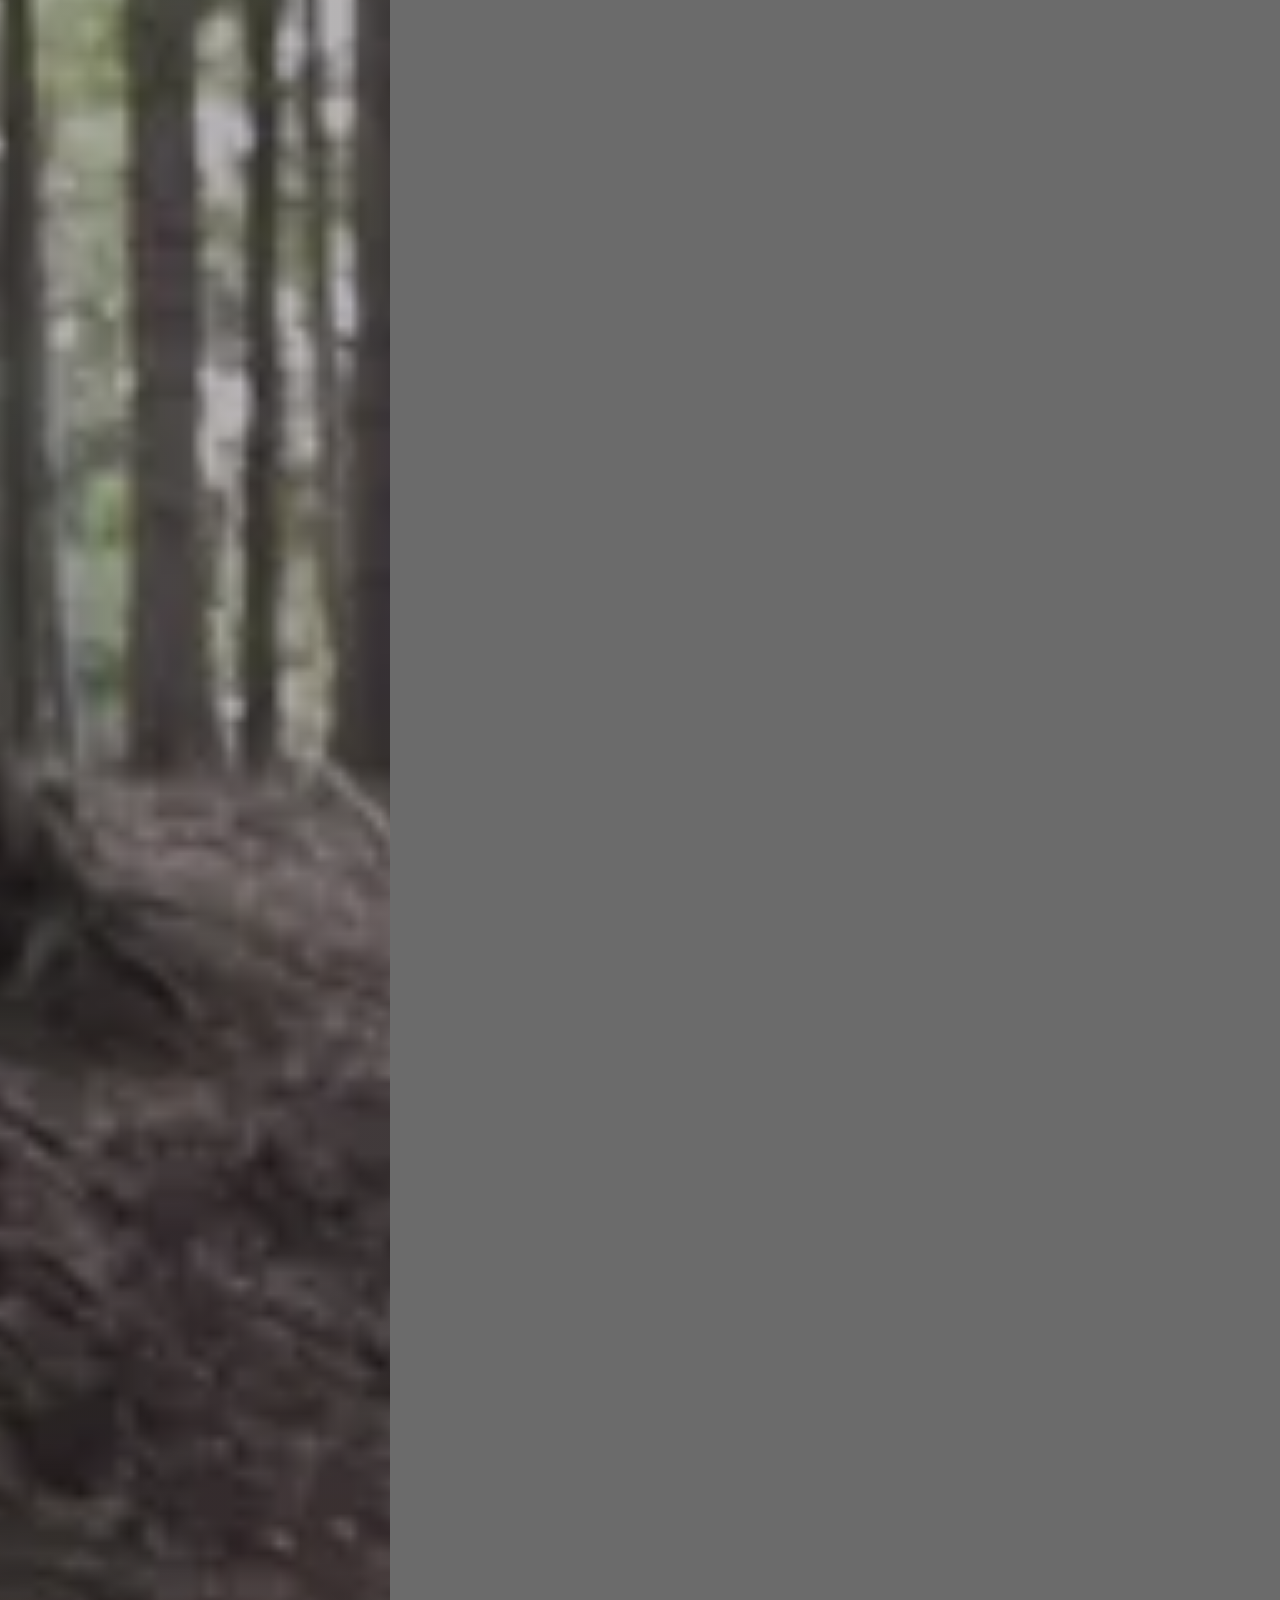
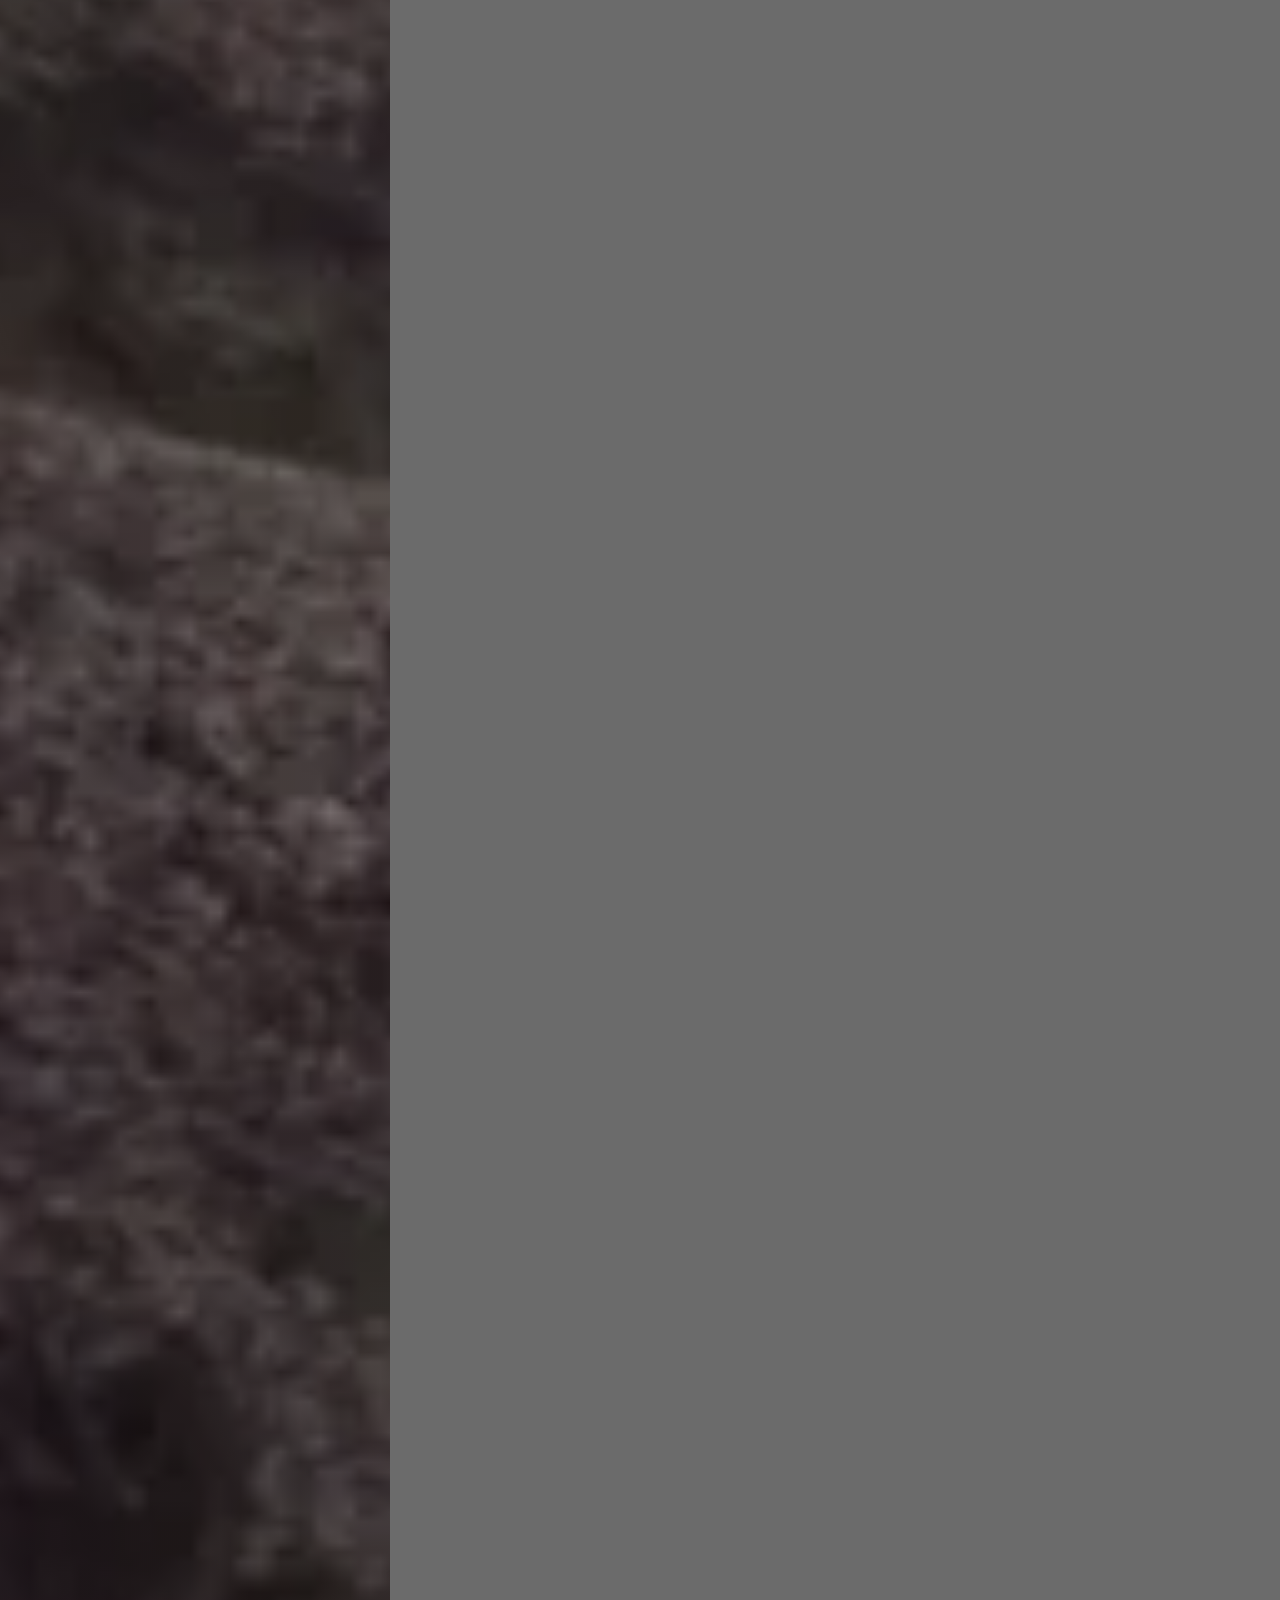
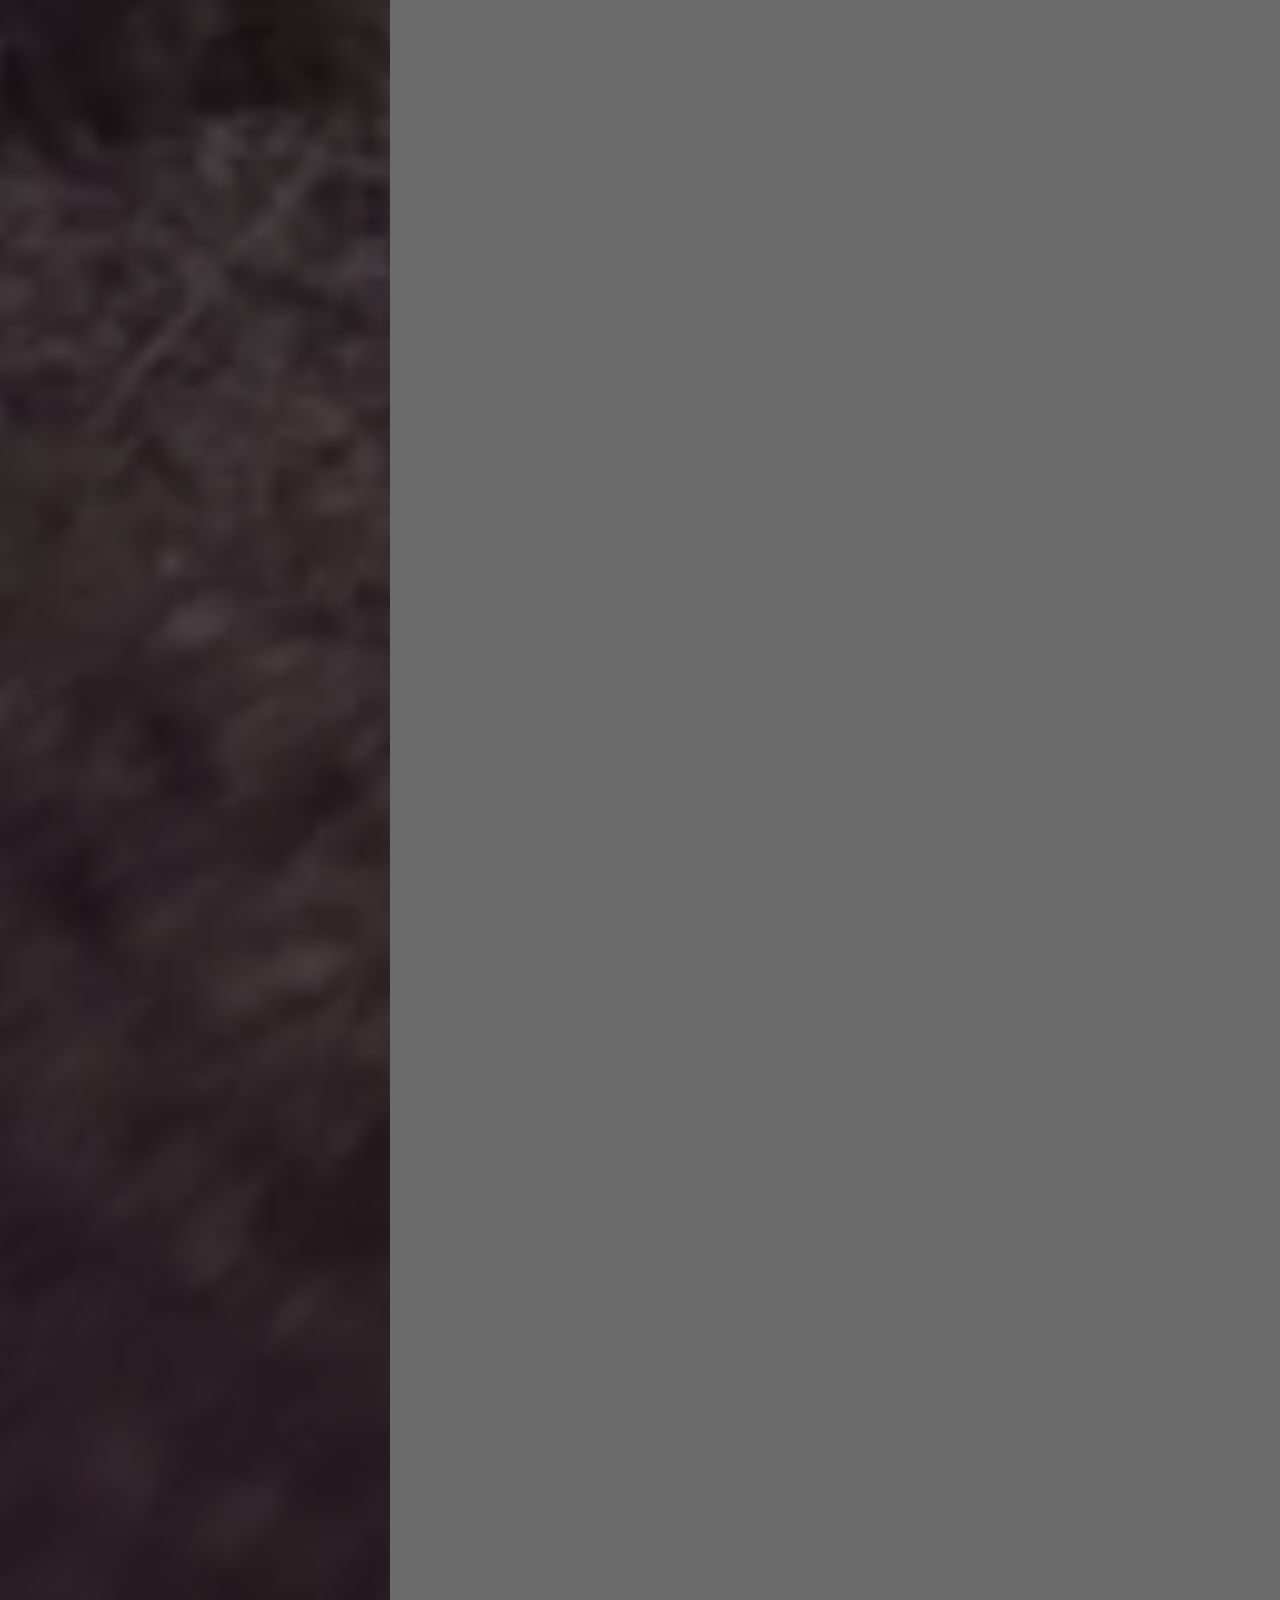
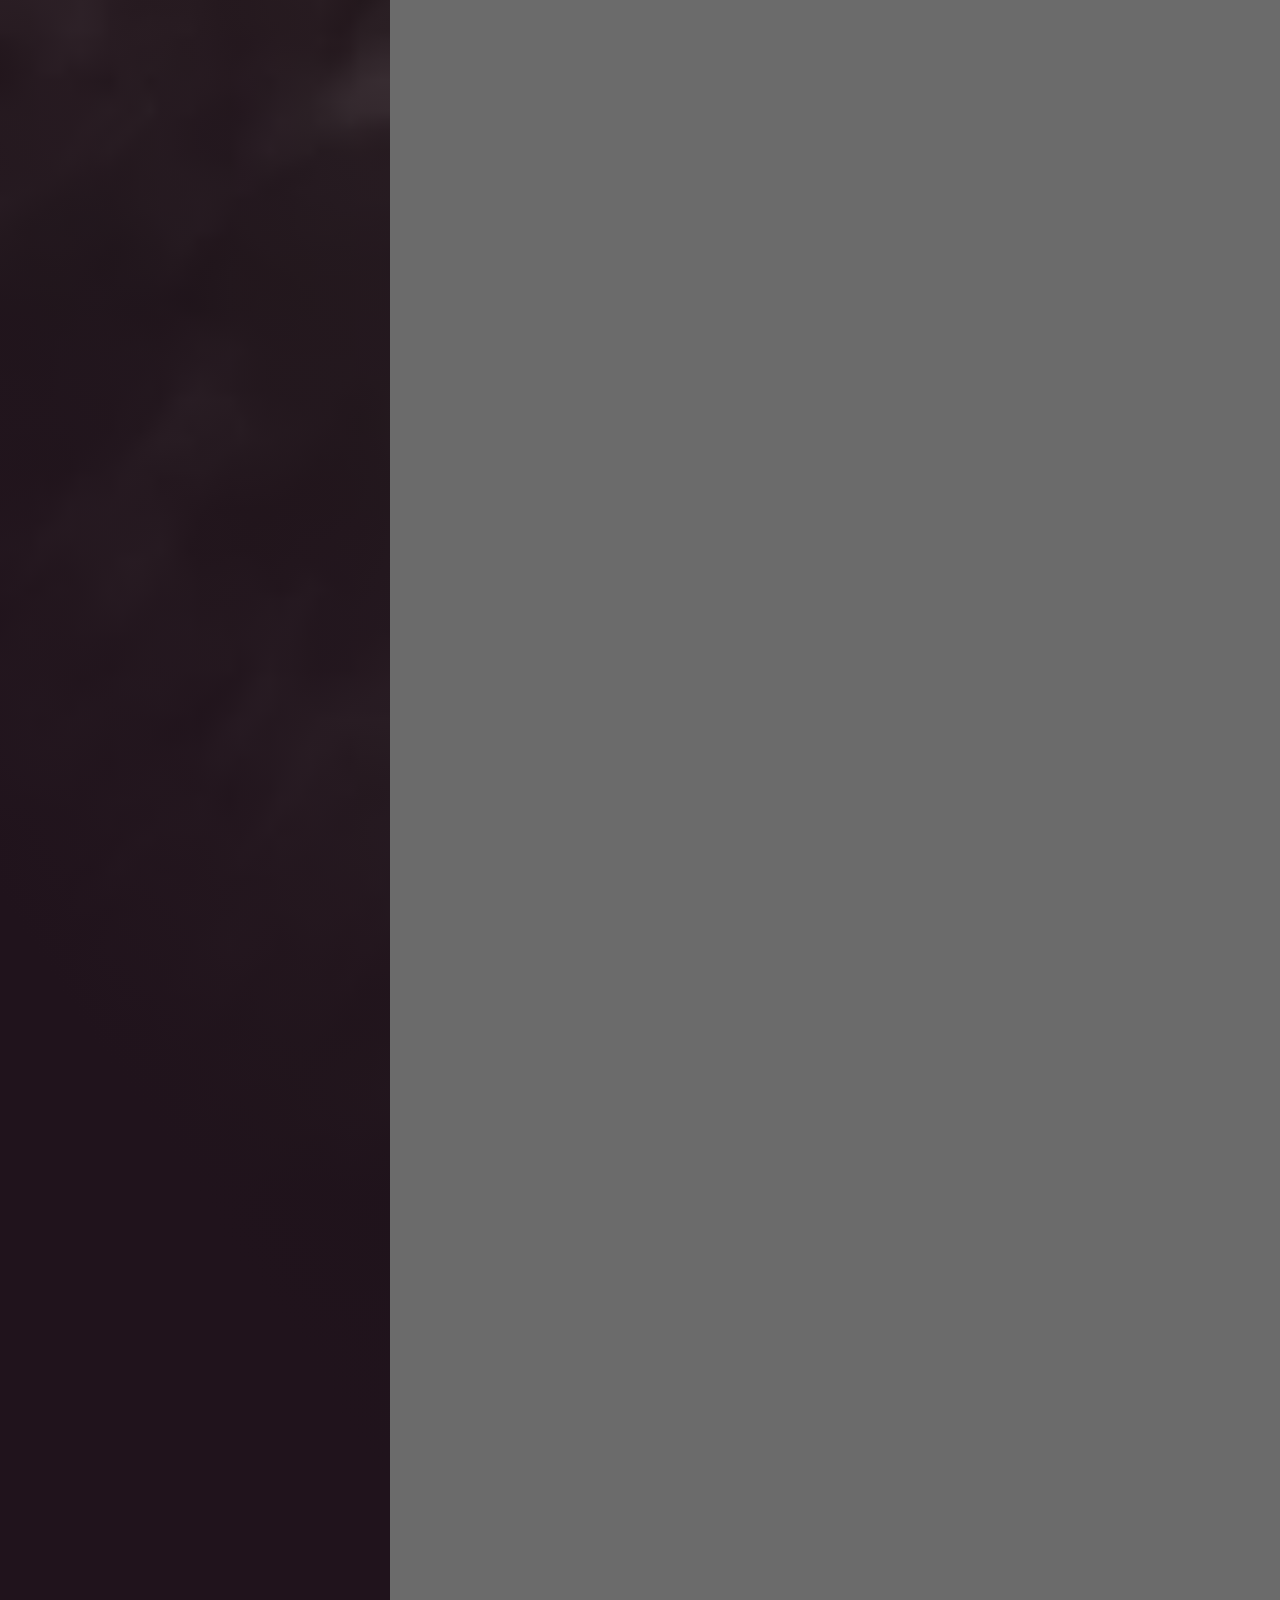
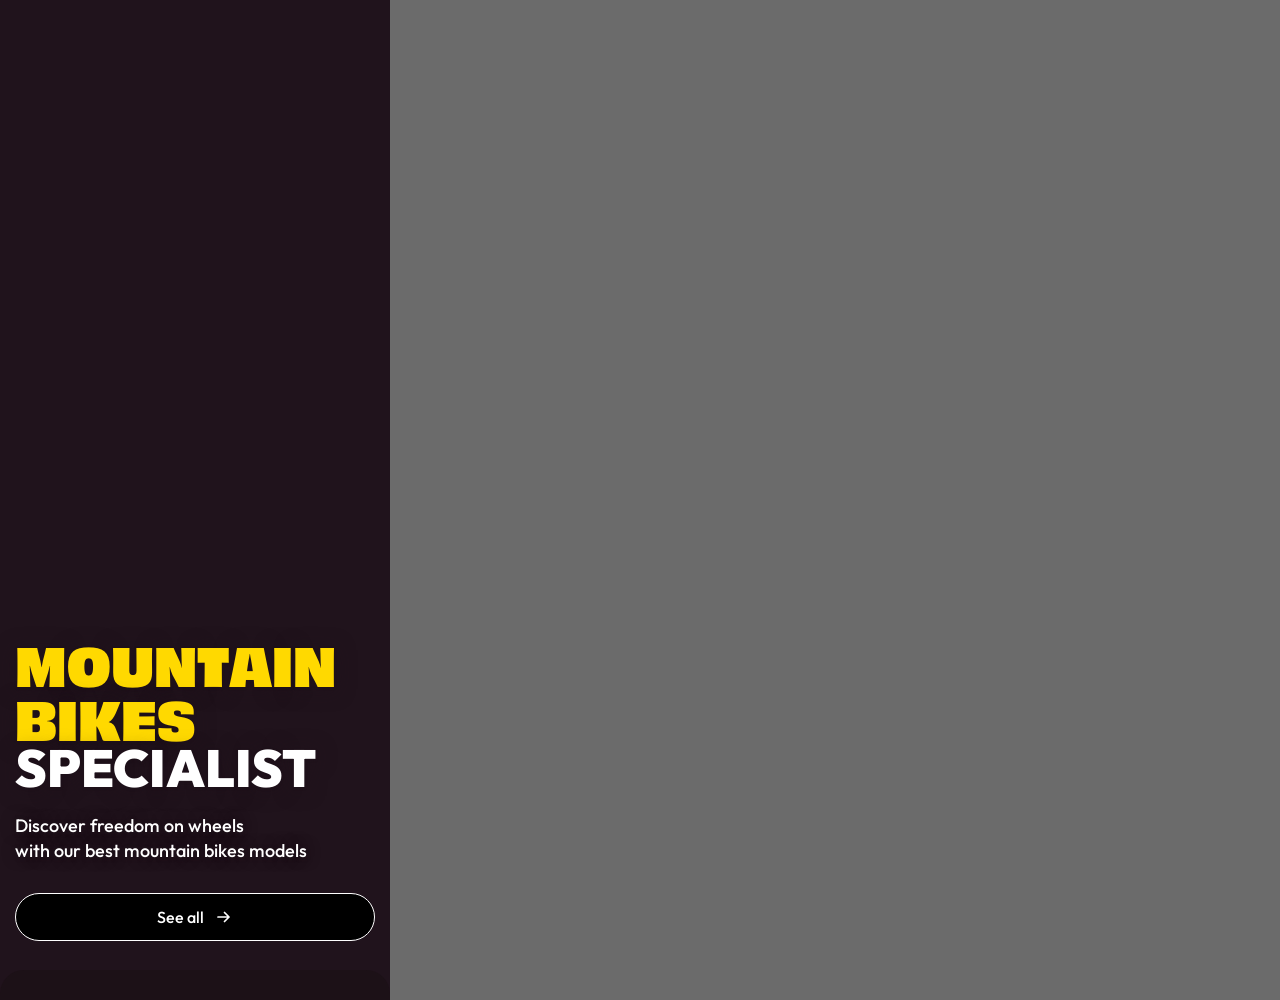
<file: scripts/mobile-check.html>
<!DOCTYPE html>
<html lang="es">
<head>
<meta charset="UTF-8">
<title>Comprobación en ancho de móvil</title>
<!--
  Herramienta de revisión, no forma parte de la web.

  Chrome en modo headless impone un ancho mínimo de ventana (unos 492 px), así
  que no se puede capturar la página a 390 px con --window-size: la captura
  sale recortada de una vista más ancha y parece que el diseño se rompe cuando
  en realidad no lo hace.

  Metiendo la página en un iframe del ancho deseado, el navegador le da ese
  viewport propio y las media queries responden de verdad.

  Uso:
    chrome --headless=new --screenshot=mobile.png --window-size=520,9000 \
           --virtual-time-budget=9000 scripts/mobile-check.html

  Cambia --ancho en la URL (?ancho=360) para probar otro tamaño.
-->
<style>
  html, body { margin: 0; background: #6b6b6b; }
  iframe { display: block; border: 0; height: 9000px; width: 390px; background: #fff; }
</style>
</head>
<body>
<iframe id="marco" src="../index.html" title="Rock Bikes"></iframe>
<script>
  var ancho = new URLSearchParams(location.search).get('ancho');
  if (ancho) { document.getElementById('marco').style.width = ancho + 'px'; }
</script>
</body>
</html>
</file>
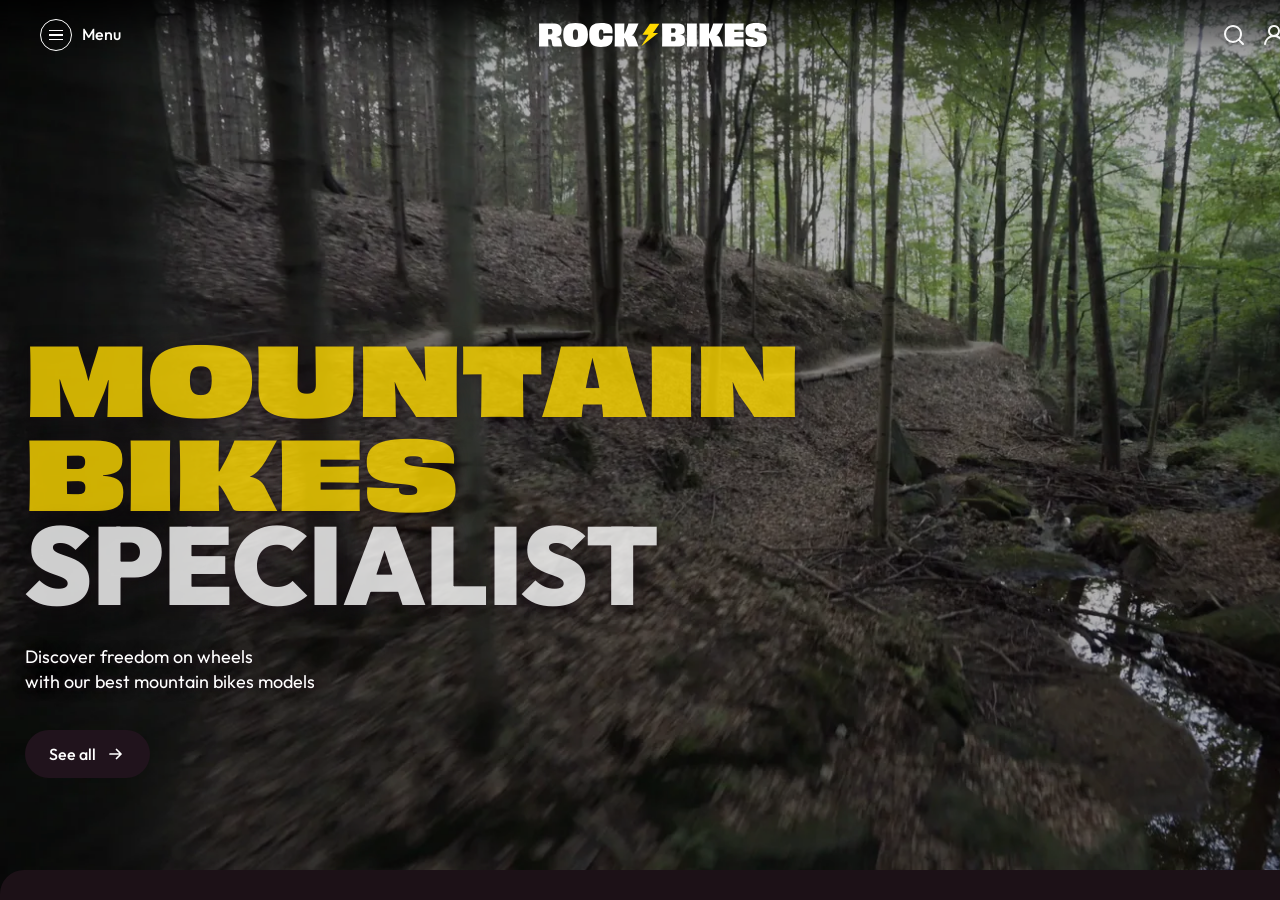
<file: scripts/scroll-check.html>
<!DOCTYPE html>
<html lang="es">
<head>
<meta charset="UTF-8">
<title>Comprobación de desplazamiento</title>
<!--
  Herramienta de revisión, no forma parte de la web.

  Una captura normal siempre sale con la página arriba del todo, así que no
  sirve para comprobar si un elemento fijo (el menú) se queda pegado al borde
  al bajar, ni si los enlaces con # dejan el titular tapado.

  Esto carga la página dentro de un iframe y lo desplaza a la altura indicada.
  Como el iframe es del mismo origen, el padre puede moverlo.

  Tiene que servirse por http, no abrirse con file://, o el navegador no deja
  que el padre toque el iframe.

  Uso:
    http://127.0.0.1:5500/scripts/scroll-check.html?y=1600
    http://127.0.0.1:5500/scripts/scroll-check.html?y=0&ancho=390
-->
<style>
  html, body { margin: 0; background: #6b6b6b; }
  iframe { display: block; border: 0; width: 1366px; height: 900px; background: #fff; }
</style>
</head>
<body>
<iframe id="marco" src="../index.html" title="Rock Bikes"></iframe>
<script>
  var p = new URLSearchParams(location.search);
  var marco = document.getElementById('marco');
  var ancho = p.get('ancho');
  if (ancho) { marco.style.width = ancho + 'px'; }
  var alto = p.get('alto');
  if (alto) { marco.style.height = alto + 'px'; }

  marco.addEventListener('load', function () {
    var y = parseInt(p.get('y') || '0', 10);
    // Sin desplazamiento suave: la captura debe salir ya en la posición final.
    marco.contentDocument.documentElement.style.scrollBehavior = 'auto';
    marco.contentWindow.scrollTo(0, y);
  });
</script>
</body>
</html>
</file>
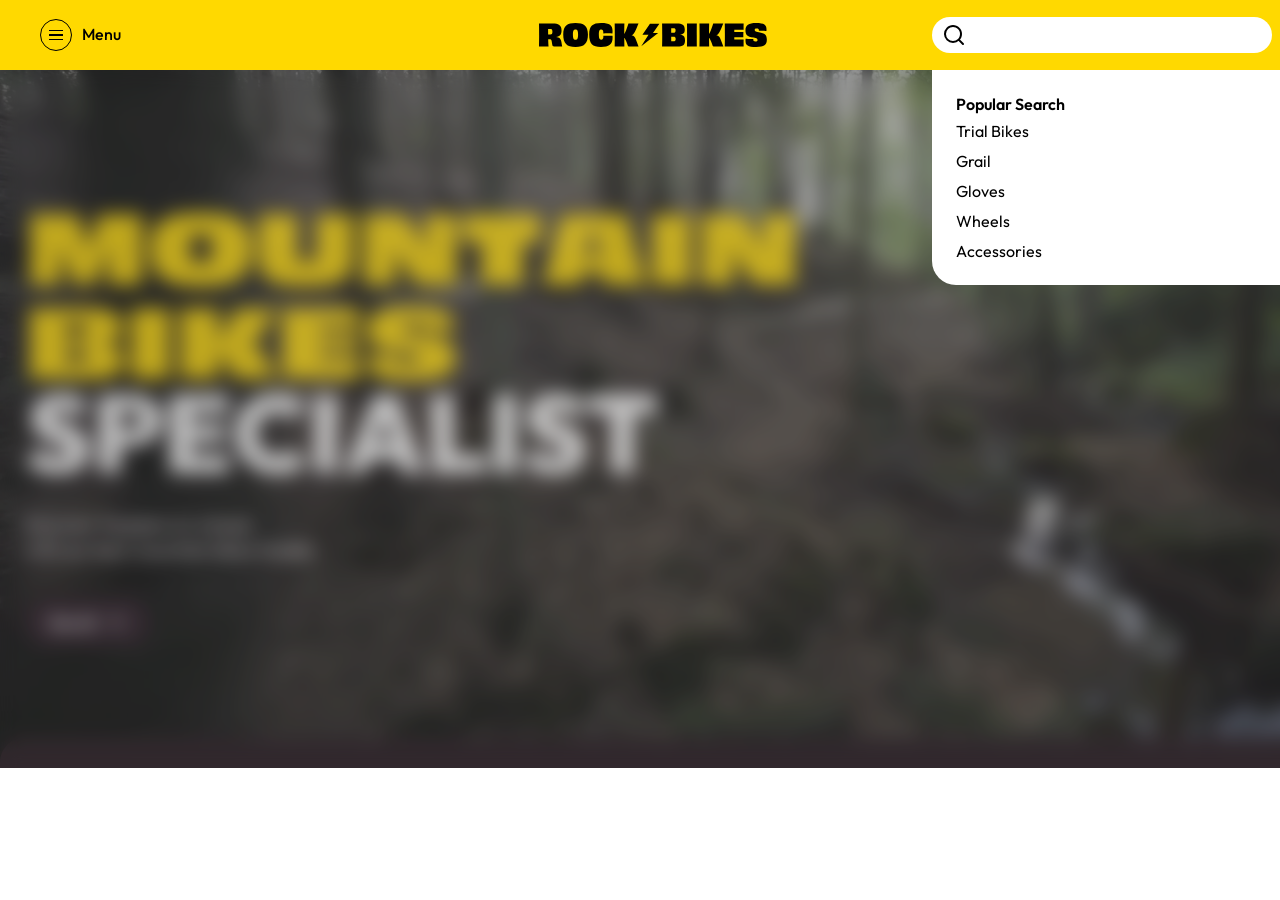
<file: scripts/search-check.html>
<!DOCTYPE html>
<html lang="en">
<head>
<meta charset="UTF-8">
<title>Rock Bikes — comprobación del buscador</title>
<!-- Mete la página en un iframe del tamaño pedido y abre el buscador con un
     clic real, para poder comparar la variante Mneu_search con
     design/menu/search.png.

       ?ancho=390&alto=844    tamaño del iframe (1366x768 por defecto)
       &blur=1                quita el foco del campo (captura sin el cursor de texto)

     Tiene que servirse por http: con file:// el padre no puede tocar el
     documento del iframe. -->
<style>
  html, body { margin: 0; background: #fff; }
  iframe { display: block; border: 0; }
</style>
</head>
<body>
<iframe id="frame" src="../index.html?search-check" title="Rock Bikes"></iframe>
<script>
  var q = new URLSearchParams(location.search);
  var frame = document.getElementById('frame');

  frame.style.width = (q.get('ancho') || 1366) + 'px';
  frame.style.height = (q.get('alto') || 768) + 'px';

  frame.addEventListener('load', function () {
    var doc = frame.contentDocument;
    var boton = doc.querySelector('[data-search-open]');
    if (boton) { boton.click(); }

    if (q.has('blur')) {
      setTimeout(function () {
        if (doc.activeElement && doc.activeElement.blur) { doc.activeElement.blur(); }
      }, 200);
    }
  });
</script>
</body>
</html>
</file>
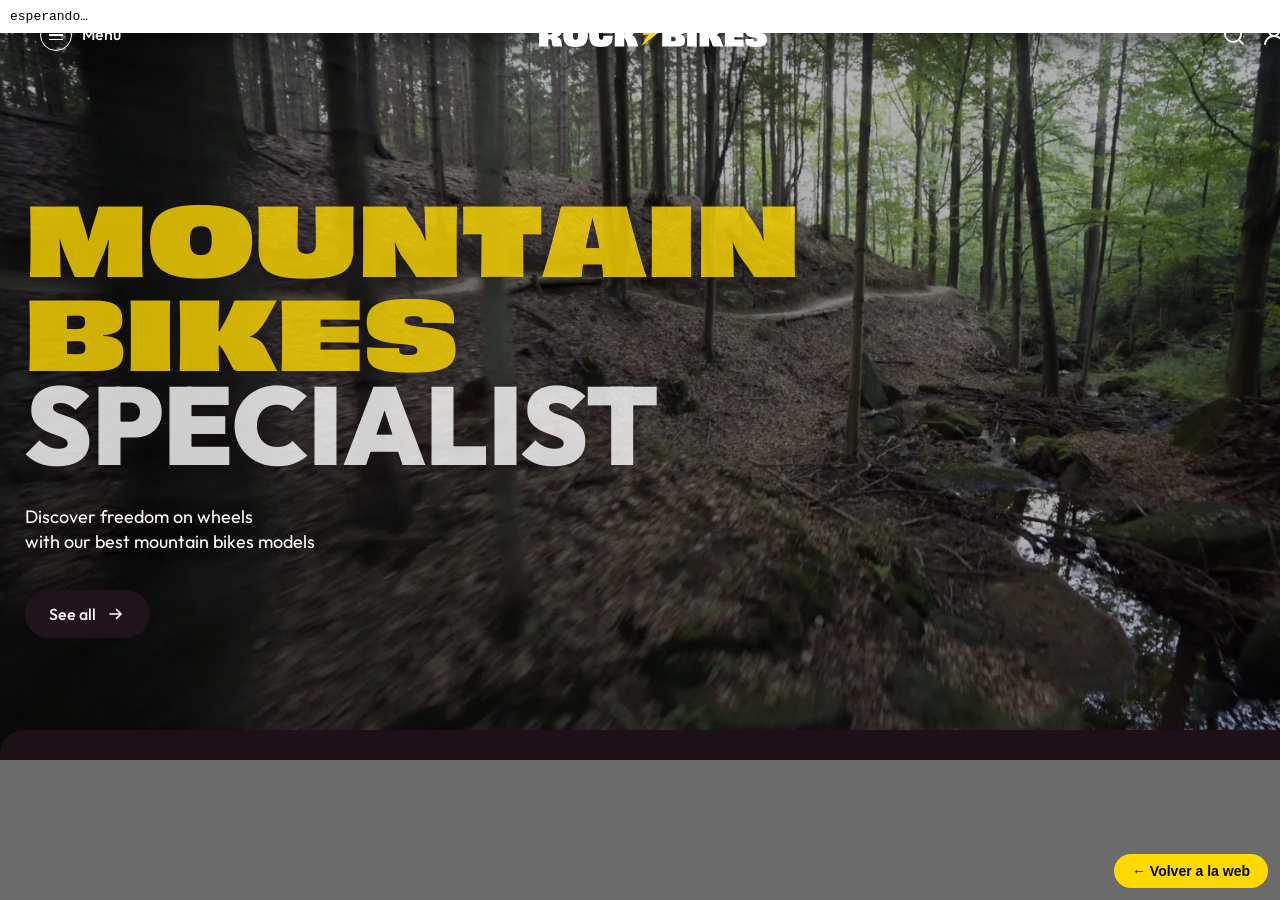
<file: scripts/video-check.html>
<!DOCTYPE html>
<html lang="es">
<head>
<meta charset="UTF-8">
<title>Comprobación de los vídeos</title>
<!--
  Herramienta de revisión temporal, no forma parte de la web.

  Carga la página en un iframe, espera unos segundos y escribe encima el estado
  real de cada <video>: si hay error, si está pausado, el tiempo que lleva
  reproducido, qué fuente eligió el navegador y si existe el botón de socorro.
  También dice cuántos vídeos hay dentro del menú.

  Tiene que servirse por http (mismo origen) para que el padre pueda leer el DOM
  del iframe.
-->
<style>
  html, body { margin: 0; background: #6b6b6b; }
  iframe { display: block; width: 1366px; height: 760px; border: 0; background: #fff; }
  #out {
    position: fixed; top: 0; left: 0; right: 0; z-index: 99;
    margin: 0; padding: 8px 10px;
    background: #fff; color: #000;
    font: 13px/17px monospace; white-space: pre-wrap;
  }
  #volver {
    position: fixed; right: 12px; bottom: 12px; z-index: 100;
    padding: 10px 18px; border-radius: 999px;
    background: #FFD900; color: #000;
    font: 600 14px/1 Outfit, Arial, sans-serif; text-decoration: none;
  }
  #volver:hover { background: #000; color: #FFD900; }
</style>
</head>
<body>
<iframe id="f" src="../index.html" title="Rock Bikes"></iframe>
<a id="volver" href="../index.html">← Volver a la web</a>
<pre id="out">esperando…</pre>
<script>
  var f = document.getElementById('f');
  var segundos = parseFloat(new URLSearchParams(location.search).get('t') || '3');

  f.addEventListener('load', function () {
    var d = f.contentDocument;
    var w = f.contentWindow;
    var vs = d.querySelectorAll('video');
    setTimeout(function () {
      var lineas = ['vídeos en la página: ' + vs.length, ''];
      Array.prototype.forEach.call(vs, function (v, i) {
        var btn = v.parentNode.querySelector('.video-play');
        lineas.push('--- vídeo ' + (i + 1) + '  (' + (v.className || 'sin clase') + ') ---');
        lineas.push('  error         : ' + (v.error ? v.error.code + ' - ' + (v.error.message || 'sin detalle') : 'ninguno'));
        lineas.push('  readyState    : ' + v.readyState + '   (4 = hay datos para reproducir)');
        lineas.push('  networkState  : ' + v.networkState + '   (2 = cargando, 3 = sin fuente)');
        lineas.push('  paused        : ' + v.paused);
        lineas.push('  currentTime   : ' + v.currentTime.toFixed(2) + ' s');
        lineas.push('  duración      : ' + (isFinite(v.duration) ? v.duration.toFixed(2) : '-') + ' s');
        lineas.push('  resolución    : ' + (v.videoWidth ? v.videoWidth + 'x' + v.videoHeight : '-'));
        lineas.push('  tamaño en caja: ' + Math.round(v.getBoundingClientRect().width) + 'x' + Math.round(v.getBoundingClientRect().height));
        lineas.push('  fuente        : ' + (v.currentSrc ? v.currentSrc.split('/').pop() : 'ninguna'));
        lineas.push('  botón socorro : ' + (btn ? (btn.hidden ? 'existe, oculto' : 'VISIBLE') : 'no creado'));
        lineas.push('');
      });

      var menuVideos = d.querySelectorAll('.site-header video');
      var cardsImg = d.querySelector('[data-cards-img]');
      lineas.push('--- menú ---');
      lineas.push('  <video> dentro de la cabecera: ' + menuVideos.length);
      lineas.push('  imagen de la ficha del menú  : ' + (cardsImg ? (cardsImg.getAttribute('src') || 'sin src') : 'no encontrada'));
      lineas.push('  prefers-reduced-motion       : ' + w.matchMedia('(prefers-reduced-motion: reduce)').matches);

      document.getElementById('out').textContent = lineas.join('\n');
    }, segundos * 1000);
  });
</script>
</body>
</html>
</file>
<file: assets/css/style.css>
/* ==========================================================================
   ROCK BIKES — hoja de estilos
   Los valores (colores, tamaños, espaciados) salen de design/tokens.json y
   design/text-styles.txt, extraídos de Figma con scripts/figma-fetch.mjs.
   ========================================================================== */

/* --------------------------------------------------------------------------
   1. Tipografías propias

   Obviously Demo es la tipografía de titulares del diseño. Se sirve desde el
   propio proyecto en vez de depender de que el visitante la tenga instalada.

   El archivo de Figma declara la misma familia —«Obviously Demo»— en los diez
   titulares, pero NO todos usan la misma variante de ancho, y eso no se ve en
   los datos: hay que medirlo. Comparando el ancho de tinta del render del
   diseño con el de cada archivo:

     hero «MOUNTAIN» ......................... 478 px  ->  Wide (487)
     «CATEGORIES» ............................ 692 px  ->  normal (705)  [Wide daría 927]
     «MOST WANTED» ........................... 791 px  ->  normal
     «ENJOY THE BEST BRANDS» ................. 845 px  ->  normal
     «DISCOVER OUR» .......................... 512 px  ->  normal (521)
     «OPINIONES DE» .......................... 483 px  ->  normal (493)
     «ACCESORIOS» ............................ 448 px  ->  normal (453)

   O sea: SOLO el hero va en Wide. El resto, en ancho normal.

   AVISO DE LICENCIA: es una versión de demostración de OH no Type Company.
   Para publicar el sitio hace falta comprar la licencia; si el repositorio va
   a ser público, estas fuentes no deberían subirse.
   -------------------------------------------------------------------------- */

/* Ancho normal: todos los titulares de sección. */
@font-face {
  font-family: 'Obviously Demo';
  src: url('../fonts/ObviouslyDemo-Semibold.otf') format('opentype');
  font-weight: 600;
  font-style: normal;
  font-display: swap;
}

/* Black 900: los titulares de sección, como en el Figma. */
@font-face {
  font-family: 'Obviously Demo';
  src: url('../fonts/ObviouslyDemo-Black.otf') format('opentype');
  font-weight: 900;
  font-style: normal;
  font-display: swap;
}

/* Ancho Wide: solo el titular del hero. */
@font-face {
  font-family: 'Obviously Wide';
  src: url('../fonts/ObviouslyDemo-WideBold.otf') format('opentype');
  font-weight: 700;
  font-style: normal;
  font-display: swap;
}

/* Wide Black 900: el titular del hero. */
@font-face {
  font-family: 'Obviously Wide';
  src: url('../fonts/ObviouslyDemo-WideBlack.otf') format('opentype');
  font-weight: 900;
  font-style: normal;
  font-display: swap;
}

/* --------------------------------------------------------------------------
   2. Tokens de diseño
   -------------------------------------------------------------------------- */

:root {
  /* Colores muestreados del diseño */
  --c-yellow: #FFD900;
  --c-amber: #F6BB06;
  --c-purple: #5E178A;
  --c-plum: #20131C;
  --c-plum-deep: #270A3A;
  --c-ink: #1E1F1F;
  --c-dark: #101010;
  --c-black: #000000;
  --c-white: #FFFFFF;
  --c-surface: #FAFAFA;
  --c-teal: #0D7678;        /* la píldora «Ofertas» del menú */
  --c-teal-dark: #115E6A;   /* el punto de color de la tarjeta del hero */
  --c-blue: #0057FF;        /* azul de acento secundario */

  /* Grises de texto, del más oscuro al más claro */
  --c-text: #20131C;
  --c-text-warm: #483D45;
  --c-text-mid: #595959;
  --c-text-soft: #736A70;
  --c-text-pale: #C9C6C9;

  /* Tipografías. El diseño combina dos familias en los titulares: Obviously
     Demo en cinco de ellos y Work Sans 800 en los otros cinco. */
  --font-body: 'Outfit', 'Work Sans', system-ui, -apple-system, 'Segoe UI', sans-serif;
  --font-display: 'Obviously Demo', 'Outfit', system-ui, sans-serif;

  /* Medidas del diseño: 1366 px de ancho, 25 px de margen lateral */
  --container: 1316px;
  --gutter: 25px;
  --section-y: 100px;
  --radius: 8px;
  --radius-pill: 999px;

  /* La flecha de los botones, como máscara. Sirve para pintar una segunda copia
     en currentColor —la que entra por la izquierda al pasar el ratón— sin tener
     que duplicar el <svg> en los nueve botones que la llevan. Es el mismo trazo
     que el del marcado: M4 10h11M10.5 5.5L15 10l-4.5 4.5 sobre 20×20. */
  --arrow-mask: url("data:image/svg+xml,%3Csvg xmlns='http://www.w3.org/2000/svg' viewBox='0 0 20 20'%3E%3Cpath d='M4 10h11M10.5 5.5L15 10l-4.5 4.5' fill='none' stroke='%23000' stroke-width='1.7' stroke-linecap='round' stroke-linejoin='round'/%3E%3C/svg%3E");
}

/* --------------------------------------------------------------------------
   2. Base
   -------------------------------------------------------------------------- */

*, *::before, *::after { box-sizing: border-box; }

html {
  -webkit-text-size-adjust: 100%;
  scroll-behavior: smooth;
}

/* Con el menú fijo, al saltar a una sección el titular quedaría tapado. */
[id] { scroll-margin-top: 130px; }

body {
  margin: 0;
  background: var(--c-white);
  color: var(--c-text);
  font-family: var(--font-body);
  font-size: 16px;
  line-height: 1.2;
  -webkit-font-smoothing: antialiased;
  /* `clip` y no `hidden`: con `overflow-x: hidden` el body se convierte en
     contenedor de scroll y rompe el `position: sticky` del hero. */
  overflow-x: clip;
}

img { max-width: 100%; display: block; }

a { color: inherit; text-decoration: none; }

ul, ol { margin: 0; padding: 0; list-style: none; }

h1, h2, h3, p { margin: 0; }

/* padding:0 no es cosmético. Los botones traen 1px 6px por defecto; con una caja
   de 24 px y box-sizing:border-box eso deja el área de contenido en 12 px, y
   como las imágenes llevan max-width:100 %, los iconos del menú se quedaban a
   la mitad de tamaño sin que el CSS dijera otra cosa. */
button { font: inherit; color: inherit; background: none; border: 0; padding: 0; cursor: pointer; }

.sr-only {
  position: absolute; width: 1px; height: 1px; padding: 0; margin: -1px;
  overflow: hidden; clip: rect(0 0 0 0); white-space: nowrap; border: 0;
}

/* Oculto con recorte, no con left:-9999px: sacar un elemento del lateral
   izquierdo genera desbordamiento horizontal en algunos navegadores. */
.skip-link {
  position: absolute;
  width: 1px; height: 1px;
  overflow: hidden;
  clip-path: inset(50%);
  white-space: nowrap;
}
.skip-link:focus {
  position: fixed;
  top: 12px; left: 12px;
  width: auto; height: auto;
  clip-path: none;
  padding: 12px 20px;
  background: var(--c-yellow);
  color: var(--c-plum);
  border-radius: var(--radius-pill);
}

:focus-visible { outline: 2px solid var(--c-teal); outline-offset: 3px; }

.container {
  width: min(100% - (var(--gutter) * 2), var(--container));
  margin-inline: auto;
}

.section { padding: var(--section-y) 0; }
.section--surface { background: var(--c-white); }
/* «Most wanted» va en #FAFAFA para que la tarjeta blanca recorte y se vea su
   sombra (la del componente del Figma: 0 12px 25px al 6 %). */
#products { background: var(--c-surface); }

.accent { color: var(--c-yellow); }

/* En «Accesorios para riders» la primera palabra va en gris y el resto en el
   color normal del titular: es un contraste del diseño, no un descuido. */
.accent--grey { color: #929292; }

/* --------------------------------------------------------------------------
   3. Titulares
   -------------------------------------------------------------------------- */

.display {
  font-family: var(--font-display);
  /* Todos los titulares de sección van en Obviously Demo Black (900). */
  font-weight: 900;
  font-size: 60px;
  line-height: 60px;
  letter-spacing: 0;
  text-transform: uppercase;
  margin: 0;
}

/* Dos titulares del diseño —Taller y Últimas noticias— van en Work Sans 800
   cursiva, no en Obviously. */
.display--outfit {
  font-family: var(--font-body);
  font-weight: 800;
  font-style: normal;
}
/* Todos los titulares de sección miden lo mismo: 60 px. */
.display--dark  { color: var(--c-text); }
.display--light { color: var(--c-white); }
.display--center { text-align: center; }

/* --------------------------------------------------------------------------
   4. Botones
   -------------------------------------------------------------------------- */

.btn {
  position: relative;
  display: inline-flex;
  align-items: center;
  gap: 10px;
  padding: 13px 24px;
  border-radius: var(--radius-pill);
  font-size: 16px;
  font-weight: 500;
  line-height: 22px;
  white-space: nowrap;
  /* Recorta la flecha que entra desde la izquierda mientras está fuera. */
  overflow: hidden;
  transition: background-color .18s ease, color .18s ease, border-color .18s ease,
              transform .18s ease, padding .3s cubic-bezier(.4, 0, .2, 1);
}
.btn:hover { transform: translateY(-1px); }

.btn--light  { background: var(--c-white); color: var(--c-plum); }
.btn--dark   { background: var(--c-plum); color: var(--c-white); }
.btn--ghost  { border: 1px solid var(--c-yellow); color: var(--c-yellow); }
.btn--outline-light { border: 1px solid rgba(255,255,255,.45); color: var(--c-white); }
.btn--outline-dark { border: 1px solid var(--c-plum); color: var(--c-plum); font-weight: 500; }

/* Al pasar el ratón, TODOS los botones van al amarillo corporativo con el texto
   en negro puro, sea cual sea la variante. Va después de las de arriba a
   propósito: así las anula sin tener que subir la especificidad.

   El negro es #000, no --c-ink (#1E1F1F): sobre el amarillo el contraste es
   mucho mayor y es lo que se pidió. */
.btn:hover,
.btn--light:hover,
.btn--dark:hover,
.btn--ghost:hover,
.btn--outline-light:hover,
.btn--outline-dark:hover {
  background: var(--c-yellow);
  border-color: var(--c-yellow);
  color: #000;
}

/* La flecha del marcado sale hacia la derecha y se desvanece, y su ancho se
   cierra a cero para que deje libre el hueco que necesita la que entra. */
.btn .icon-arrow {
  transition: transform .3s cubic-bezier(.4, 0, .2, 1),
              opacity .3s ease,
              width .3s cubic-bezier(.4, 0, .2, 1);
}
.btn:hover .icon-arrow {
  width: 0;
  transform: translateX(14px);
  opacity: 0;
}

/* Al pasar el ratón el contenido se corre a la derecha para dejar sitio a la
   flecha que entra, y lo que se corre tiene que salir de algún lado: el hueco
   que deja la flecha que se va.

   En reposo  el botón mide 24 + texto + 10 + 20 + 24      = texto + 78
   Al pasar   24+20+10 + texto + 10 + 0  + 14 (relleno)    = texto + 78

   O sea que el relleno izquierdo crece 30 px —lo que ocupa la flecha más su
   separación— y el derecho encoge 10. El ancho total NO cambia, así que el botón
   no empuja a los de al lado.

   Con eso la flecha queda a 24 px del borde y a 10 px del texto, los mismos
   márgenes que tiene el contenido en reposo. */
.btn:has(.icon-arrow):hover {
  padding-left: 54px;
  padding-right: 14px;
}

/* La que entra por la izquierda. Va como pseudo-elemento con el mismo trazo
   recortado en máscara, para no tener que duplicar el <svg> en los nueve
   botones que llevan flecha. Como la máscara se pinta con currentColor, la
   flecha toma el color del texto sola.

   Solo se aplica a botones CON flecha: «See all categories» y «Subscribe» no la
   tienen y no deben ganarla al pasar por encima. */
.btn:has(.icon-arrow)::before {
  content: '';
  position: absolute;
  top: 50%;
  left: 24px;
  width: 20px;
  height: 20px;
  margin-top: -10px;
  background-color: currentColor;
  opacity: 0;
  transform: translateX(-28px);
  pointer-events: none;
  transition: transform .3s cubic-bezier(.4, 0, .2, 1), opacity .3s ease;
  -webkit-mask: var(--arrow-mask) center / 20px 20px no-repeat;
  mask: var(--arrow-mask) center / 20px 20px no-repeat;
}
.btn:has(.icon-arrow):hover::before {
  opacity: 1;
  transform: translateX(0);
}

.icon-arrow { width: 20px; height: 20px; flex: none; }
.icon-caret { width: 16px; height: 16px; flex: none; }

/* --------------------------------------------------------------------------
   5. Cabecera
   -------------------------------------------------------------------------- */

/* El menú acompaña toda la navegación: se fija a la ventana y flota sobre el
   contenido. */
.site-header {
  position: fixed;
  inset: 0 0 auto 0;
  z-index: 50;
  transition: transform .25s ease;
}

/* Cuando el footer llega arriba, la barra se retira entera: nunca se superpone
   al pie. main.js pone la clase. */
.site-header.is-pie {
  transform: translateY(-100%);
  pointer-events: none;
}

/* El menú del diseño nuevo es UNA barra de 60 px sin píldoras: el círculo con
   la etiqueta «Menu» a la izquierda, el logo centrado y las tres acciones a la
   derecha. Los enlaces ya no van en línea; viven en el desplegable. */
.nav {
  position: relative;
  width: 100%;
  height: 70px;
  padding: 0 40px;
  display: flex;
  align-items: center;
  justify-content: space-between;
  gap: 24px;
  color: var(--c-white);
  /* Degradado lineal VERTICAL: negro arriba y transparente abajo. Al pasar el
     ratón por la barra se rellena de negro sólido. */
  background: linear-gradient(180deg, rgba(0, 0, 0, .78) 0%, rgba(0, 0, 0, .12) 70%, rgba(0, 0, 0, 0) 100%);
  color: var(--c-white);
  transition: background .25s ease, color .25s ease;
}

/* Al bajar, el velo se vuelve sólido: si no, el menú quedaría ilegible al pasar
   por las secciones claras. */
/* Por defecto el contenido va en blanco: el velo oscurece la parte alta. */
.nav__burger { color: var(--c-white); }

/* El botón del menú (círculo y rayas) pasa al amarillo corporativo al pasar por
   encima. Va después de las reglas de la barra para ganar la especificidad. */
/* Solo con el menu CERRADO. Con el menu abierto la barra ya es amarilla, asi que
   el amarillo sobre amarillo haria desaparecer el boton: ahi se queda en negro.
   Lo mismo vale para el buscador, que tambien pinta la barra de amarillo. */
.site-header:not(.is-menu-open):not(.is-search-open) .nav__burger:hover .nav__burger-circle { border-color: var(--c-yellow); }
.site-header:not(.is-menu-open):not(.is-search-open) .nav__burger:hover .nav__burger-circle i { background: var(--c-yellow); }
.site-header:not(.is-menu-open):not(.is-search-open) .nav__burger:hover .nav__burger-text { color: var(--c-yellow); }

/* Al pasar el ratón por la barra: fondo negro y contenido en blanco. */
.site-header:hover .nav { background: #000; color: var(--c-white); }
.site-header:hover .nav__logo img,
.site-header:hover .nav__icon img { filter: none; }
.site-header:hover .nav__burger-circle { border-color: var(--c-white); }
.site-header:hover .nav__burger-circle i { background: var(--c-white); }
.site-header:hover .nav__burger { color: var(--c-white); }

/* Círculo + «Menu». El círculo mide 32 px con borde blanco fino, y las tres
   rayas 14 px, como el diseño. */
.nav__burger {
  display: flex;
  align-items: center;
  gap: 10px;
  flex: none;
  color: var(--c-white);
}
.nav__burger-circle {
  width: 32px;
  height: 32px;
  flex: none;
  border: .8px solid var(--c-white);
  border-radius: 50%;
  display: grid;
  place-content: center;
  gap: 3px;
}
.nav__burger-circle i {
  display: block;
  width: 14px;
  height: 1.5px;
  background: currentColor;
  transition: transform .22s ease, opacity .22s ease;
}
.nav__burger-text { font-size: 16px; font-weight: 500; }

/* El logo va centrado, pero no en el centro de la ventana: el diseño reparte la
   barra con space-between y el bloque de acciones es 60 px más ancho que el del
   círculo, así que el elemento de en medio queda 30 px a la izquierda del
   centro. Despejado con los anchos del diseño (círculo 92, acciones 152, 40 de
   margen), el centro sale siempre ancho/2 − 30, sea cual sea el ancho. */
.nav__logo {
  position: absolute;
  top: 50%;
  left: calc(50% - 30px);
  transform: translate(-50%, -50%);
}
.nav__logo img { width: 228px; height: 24px; }

/* Los enlaces viven en el desplegable que abre el círculo, a cualquier ancho. */
/* Panel del menú desplegado: negro, 301 px de ancho, pegado a la izquierda y
   de la barra al suelo. El diseño lo ancla 5 px por encima de la barra; aquí
   empieza en 70, así que el relleno de arriba baja de 24 a 19 para que el
   contenido caiga en el mismo sitio. */
.nav__menu {
  position: absolute;
  top: 70px;
  left: 0;
  width: 301px;
  height: calc(100vh - 70px);
  overflow-y: auto;
  display: none;
  flex-direction: column;
  padding: 19px 40px 24px;
  background: #000;
  color: var(--c-white);
}
.site-header.is-menu-open .nav__menu { display: flex; }

/* Velo con desenfoque sobre el resto de la página mientras el menú está
   abierto. Va por detrás de la barra y del panel. */
.nav__scrim {
  position: fixed;
  inset: 70px 0 0 0;
  z-index: -1;
  display: none;
  background: rgba(136, 136, 136, .2);
  backdrop-filter: blur(10px);
  -webkit-backdrop-filter: blur(10px);
}
.site-header.is-menu-open .nav__scrim { display: block; }

/* Con un submenú abierto el velo sube al 30 %, como en Menu_mountain,
   Menu_spectral, Variante5 y Variante6 (#888888 al 30 % sobre blanco da el
   #DCDCDC del render). */
.site-header.is-sub-open .nav__scrim { background: rgba(136, 136, 136, .3); }

/* El título arranca en 89 (70 + 19) y mide 40: 1 de línea, 15 de relleno,
   25,04 de caja y 15 de margen hasta la primera fila, en 145. */
.nav__menu-title {
  margin: 0 0 15px;
  padding-top: 15px;
  border-top: 1px solid var(--c-white);
  color: var(--c-yellow);
  font-family: var(--font-display);
  font-size: 16px;
  line-height: 25.04px;
  font-weight: 600;
  text-transform: uppercase;
}

/* Filas de 44 px sin separación, como el diseño. */
.nav__list { display: flex; flex-direction: column; gap: 0; }

.nav__link {
  display: flex;
  align-items: center;
  justify-content: space-between;
  gap: 8px;
  height: 44px;
  padding: 12px 0;
  font-size: 16px;
  font-weight: 500;
  color: var(--c-white);
  white-space: nowrap;
}
/* Hover de las secciones. El diseño lo define en el componente
   Property 1=hover: texto y chevron pasan a #2B74FF. Además el texto se desplaza
   8 px a la derecha; el chevron se queda donde está porque la fila reparte con
   space-between. */
.nav__link { transition: color .15s ease, padding-left .15s ease; }
.nav__link:hover { color: #2B74FF; padding-left: 8px; }
.nav__link:hover .nav__chev { color: #2B74FF; }

/* El enlace cuyo submenú está abierto va en 600, como en las variantes del set;
   los demás se quedan en 500. No se toca el hover: el diseño lo pinta azul. */
.nav__link.is-active { font-weight: 600; }

/* Outlet: enlace directo, sin flecha y en amarillo corporativo. */
.nav__link--outlet { color: var(--c-yellow); }
.nav__link--outlet:hover { color: var(--c-yellow); }

.nav__chev { width: 20px; height: 20px; flex: none; opacity: .9; }

/* Segundo nivel: panel pegado a la derecha del principal. Del diseño: 320.5 de
   ancho, 31 de relleno arriba y abajo, título de 18 px y filas de 44. Arranca
   bajo la barra y llega al suelo. */
.nav__sub {
  position: absolute;
  top: 70px;
  left: 301px;
  width: 320.5px;
  height: calc(100vh - 70px);
  display: none;
  flex-direction: column;
  padding: 31px 40px;
  background: #000;
  color: var(--c-white);
}
.site-header.is-menu-open .nav__sub[data-visible] { display: flex; }

/* El título ocupa 47 px (12 arriba, 23 de línea y 12 abajo) y la lista arranca
   4 px después: 101 + 47 + 4 = 152, que es donde la pone el diseño. */
.nav__sub-title {
  margin: 0;
  padding: 12px 0;
  font-size: 18px;
  line-height: 22.68px;
  font-weight: 600;
  text-transform: uppercase;
}

.nav__sub-list {
  display: flex;
  flex-direction: column;
  gap: 0;
  margin-top: 4px;
}
.nav__sub-list a {
  display: flex;
  align-items: center;
  height: 44px;
  font-size: 16px;
  line-height: 20.16px;
  font-weight: 400;
  color: var(--c-white);
}
.nav__sub-list a:hover { color: var(--c-yellow); }
.nav__sub-list a.is-hot { color: #2B74FF; }
.nav__sub-list em { font-style: italic; font-weight: 400; }

/* «SEE ALL» a 47 px de la lista, con la flecha a 8. */
.nav__sub-all {
  display: flex;
  align-items: center;
  gap: 8px;
  margin-top: 47px;
  height: 36px;
  color: var(--c-yellow);
  font-size: 16px;
  font-weight: 500;
}
.nav__sub-arrow { width: 20px; height: 20px; flex: none; }

/* Tercer nivel: las fichas. Del diseño: 429.5 de ancho pegadas al segundo
   nivel (empiezan en 621.5), 24 de relleno lateral y 19 arriba. El diseño
   ancla el panel en y=65 con 24 de relleno, o sea 89 en pantalla; aquí el
   panel empieza en 70, así que el relleno de arriba son 19. */
.nav__cards {
  position: absolute;
  top: 0;
  left: 100%;
  width: 429.5px;
  height: 100%;
  display: none;
  flex-direction: column;
  padding: 19px 40px 24px;
  background: #000;
  color: var(--c-white);
}
.site-header.is-menu-open .nav__cards[data-visible] { display: flex; }

/* Foto 349.5×224, radio 8. La sombra es el degradado de ciruela del diseño,
   multiplicado al 40 %; la variante de Neuron lo baja al 10 %. */
.nav__cards-photo {
  position: relative;
  flex: none;
  height: 224px;
  margin: 0 0 24px;
  border-radius: 8px;
  overflow: hidden;
  background: var(--c-plum-deep);
}
.nav__cards-img { display: block; width: 100%; height: 100%; object-fit: cover; }

/* El vídeo de la ficha va sobre la imagen y debajo del degradado (el ::after
   se pinta después de los hijos), de modo que la etiqueta sigue legible. */
.nav__cards-video {
  position: absolute;
  inset: 0;
  display: block;
  width: 100%;
  height: 100%;
  object-fit: cover;
}
.nav__cards-video[hidden] { display: none; }
.nav__cards-photo::after {
  content: '';
  position: absolute;
  inset: 0;
  background: linear-gradient(180deg, rgba(39, 10, 58, .32) 0%, rgba(39, 10, 58, 1) 100%);
  mix-blend-mode: multiply;
  opacity: .4;
}
.nav__cards[data-ficha="neuron"] .nav__cards-photo::after { opacity: .1; }

/* El diseño pide Obviously Demo Extended Semibold, que no está entre los dos
   archivos de demostración del proyecto. Se usa Wide Bold y se estira un 27 %
   en horizontal para clavar los 284 px de ancho que mide el render. */
.nav__cards-label {
  position: absolute;
  left: 35px;
  bottom: 11.68px;
  z-index: 1;
  font-family: 'Obviously Wide', var(--font-display);
  font-weight: 700;
  font-size: 33.652px;
  line-height: 52.666px;
  color: var(--c-yellow);
  opacity: .8;
  white-space: nowrap;
  transform: scaleX(1.27);
  transform-origin: left bottom;
}

.nav__cards-list { display: flex; flex-direction: column; }
.nav__card { display: flex; flex-direction: column; }
.nav__card-head {
  display: flex;
  align-items: flex-start;
  justify-content: space-between;
  gap: 8px;
}
.nav__card-name {
  font-size: 16px;
  font-weight: 600;
  line-height: 20.16px;
  text-transform: uppercase;
}
.nav__card-price { flex: none; font-size: 14px; font-weight: 400; line-height: 17.64px; }
.nav__card-desc { margin: 12px 0 0; font-size: 14px; font-weight: 400; line-height: 17.64px; }

/* Separador de 1 px con 24 arriba y 23 abajo: la línea de Figma no ocupa
   altura, así que la ficha siguiente arranca 24 px después de la anterior. */
.nav__cards-sep { flex: none; height: 1px; margin: 24px 0 23px; background: #8C8C8C; }

/* «SEE ALL» a 30 px de las fichas. */
.nav__cards-all {
  display: flex;
  align-items: center;
  gap: 8px;
  margin-top: 30px;
  height: 36px;
  color: var(--c-yellow);
  font-size: 16px;
  font-weight: 500;
}

/* Redes al pie del panel, en oro como el diseño. Van a 709, con la línea 15 px
   por debajo: el marco del diseño mide 218 y reparte los cinco iconos a 24,5. */
.nav__social {
  position: relative;
  margin-top: auto;
  margin-bottom: 11px;
  display: flex;
  align-items: center;
  gap: 24.5px;
}
.nav__social::after {
  content: '';
  position: absolute;
  left: 0;
  right: 0;
  bottom: -15px;
  height: 1px;
  background: var(--c-white);
}
.nav__social img { width: 24px; height: 24px; }

/* Con el menú abierto la barra se vuelve amarilla y el contenido negro. Los
   iconos y el logo son SVG blancos, así que se invierten con un filtro. */
/* Se incluye .is-stuck a proposito: la regla del menu fijo al hacer scroll pinta
   el fondo en ciruela y, si el menu se abre con la pagina ya bajada, ganaba ella. */
.site-header.is-menu-open .nav,
.site-header.is-menu-open.is-stuck .nav {
  background: #FFD900;
  background-image: none;
  color: #000;
}
.site-header.is-menu-open .nav__logo img,
.site-header.is-menu-open .nav__icon img { filter: brightness(0); }

/* El círculo NO se rellena: conserva el amarillo de la barra y solo se le cambia
   el borde a negro. La X va también en negro. */
.site-header.is-menu-open .nav__burger-circle {
  background: transparent;
  border-color: #000;
}
.site-header.is-menu-open .nav__burger { color: #000; }
.site-header.is-menu-open .nav__burger-circle i { background: #000; }
.site-header.is-menu-open .nav__burger-circle i:nth-child(1) { transform: translateY(4.5px) rotate(45deg); }
.site-header.is-menu-open .nav__burger-circle i:nth-child(2) { opacity: 0; }
.site-header.is-menu-open .nav__burger-circle i:nth-child(3) { transform: translateY(-4.5px) rotate(-45deg); }

/* --------------------------------------------------------------------------
   Buscador (variante Mneu_search del menú)

   El diseño no añade un panel: cambia la barra entera. La pinta de amarillo y
   sustituye las tres acciones por un campo de búsqueda y el botón «Close»; el
   círculo, «Menu» y el logo se quedan donde estaban, solo que en negro. El
   conjunto se mide a 1366 px:

     campo    344x36 en (932,17), píldora blanca de radio 100
     icono    24x24 en (942,23), o sea 10 del borde y 6 de arriba
     Close    40x20 en (1286,25), Outfit 400 16 px
     panel    394x215 en (932,70), blanco con las esquinas de abajo de 24
     título   «Popular Search» en (956,94), Outfit 600 16 px
     entradas Grail, Gloves, Wheels y Accesories cada 30 px desde (956,151)

   El panel arranca en el borde inferior de la barra, no bajo el campo: entre
   los dos quedan los 17 px del relleno vertical del campo. Por eso se ancla al
   formulario con top:calc(100% + 17px), que da 70 justo.
   -------------------------------------------------------------------------- */

.nav__search {
  position: relative;
  display: none;
}

.site-header.is-search-open .nav__search {
  display: flex;
  align-items: center;
  gap: 10px;
  width: 394px;
}

/* Las tres acciones dejan su sitio al campo de búsqueda. */
.site-header.is-search-open .nav__icon { display: none; }

.nav__search-field {
  display: flex;
  align-items: center;
  gap: 10px;
  flex: 1;
  min-width: 0;
  height: 36px;
  padding: 0 10px;
  border-radius: 100px;
  background: var(--c-white);
}

/* El icono de la acción es un SVG blanco; dentro de la píldora blanca va negro. */
.nav__search-icon { width: 24px; height: 24px; flex: none; filter: brightness(0); }

/* Sin borde ni anillo de foco: el diseño es una píldora blanca limpia y el
   cursor de texto ya marca dónde está el foco. */
.nav__search-input {
  flex: 1;
  min-width: 0;
  height: 100%;
  padding: 0;
  border: 0;
  background: none;
  font: 400 16px/20px var(--font-body);
  color: #000;
  appearance: none;
  -webkit-appearance: none;
  outline: none;
}
.nav__search-input::-webkit-search-cancel-button,
.nav__search-input::-webkit-search-decoration { -webkit-appearance: none; appearance: none; }

.nav__search-close {
  display: flex;
  align-items: center;
  flex: none;
  /* Antes width:40px recortaba «Close»; el texto manda el ancho. */
  width: auto;
  min-width: 44px;
  min-height: 36px;
  height: 36px;
  padding: 0;
  font: 400 16px/20px var(--font-body);
  color: #000;
  text-align: left;
  white-space: nowrap;
}
.nav__search-close:hover { text-decoration: underline; }

/* Panel de búsquedas populares. Alto fijo de 215 y space-between para que el
   título quede arriba y la lista abajo, que es como lo reparte el diseño. */
.nav__search-panel {
  position: absolute;
  top: calc(100% + 17px);
  left: 0;
  width: 100%;
  height: 215px;
  display: none;
  flex-direction: column;
  justify-content: space-between;
  padding: 24px;
  border-radius: 0 0 24px 24px;
  background: var(--c-white);
  color: #000;
}
.site-header.is-search-open .nav__search-panel { display: flex; }

.nav__search-title {
  margin: 0;
  font-family: var(--font-body);
  font-size: 16px;
  font-weight: 600;
  line-height: 20px;
  color: #000;
}

.nav__search-list {
  display: flex;
  flex-direction: column;
  gap: 10px;
  margin: 0;
  padding: 0;
  list-style: none;
}
.nav__search-list button {
  display: block;
  padding: 0;
  font: 400 16px/20px var(--font-body);
  color: #000;
  text-align: left;
}
.nav__search-list button:hover { text-decoration: underline; }

/* La barra del buscador es la de la variante: amarilla sólida y contenido
   negro. Va después del hover de la barra para ganarle el empate. */
.site-header.is-search-open .nav {
  background-color: var(--c-yellow);
  background-image: none;
  color: #000;
}
.site-header.is-search-open .nav__logo img { filter: brightness(0); }
.site-header.is-search-open .nav__burger-circle { background: transparent; border-color: #000; }
.site-header.is-search-open .nav__burger { color: #000; }
.site-header.is-search-open .nav__burger-circle i { background: #000; }

/* El velo es el mismo que el del menú abierto. En el diseño el fondo del
   componente es #888888 al 20 %, que sobre blanco da el #E7E7E7 del render. */
.site-header.is-search-open .nav__scrim { display: block; }

.nav__actions { display: flex; align-items: center; gap: 16px; flex: none; }
.nav__icon { display: grid; place-items: center; width: 24px; height: 24px; opacity: .95; }
.nav__icon:hover { opacity: 1; }
/* Los iconos de la barra son SVG blancos y pasan al amarillo corporativo al
   hacer hover. El filtro es una aproximación de #FFD900 sobre blanco. */
.nav__icon { transition: filter .15s ease; }
/* La regla que pone los iconos en blanco al pasar por la barra tiene mas
   especificidad, asi que hay que igualarla anadiendo el hover del header. */
.nav__icon:hover img,
.site-header:hover .nav__icon:hover img {
  filter: brightness(0) saturate(100%) invert(78%) sepia(93%)
          saturate(1400%) hue-rotate(2deg) brightness(105%) contrast(105%);
}
.nav__icon img { width: 24px; height: 24px; }

/* --------------------------------------------------------------------------
   6. Hero
   -------------------------------------------------------------------------- */

.hero {
  /* El hero se queda pegado a la ventana: al bajar, las secciones suben por
     encima de él (`z-index: 1` en las de después). Necesita que ni `body` ni
     `main` sean contenedores de scroll, de ahí el `overflow-x: clip` de body. */
  position: sticky;
  top: 0;
  z-index: 0;
  /* 768 es la altura del diseño; con la variante `hero--plain` se quitaron las
     garantías del pie, así que se le dan 60 px más para que el bloque respire
     igual (ver más abajo). */
  min-height: 768px;
  display: flex;
  flex-direction: column;
  background: var(--c-plum);   /* color de respaldo mientras carga el vídeo */
  color: var(--c-white);
  overflow: hidden;
}

/* Todo lo que va detrás del hero lo tapa al subir: tiene que ir por encima y
   con fondo opaco (cada sección ya lo trae salvo accesorios, que se quedaba
   transparente y dejaba ver el vídeo). */
main > :not(.hero),
.site-footer {
  position: relative;
  z-index: 1;
}

/* El fondo del hero es un vídeo a sangre. La imagen de póster es la que había
   antes de que hubiera vídeo, de modo que si el archivo no está o el navegador
   no lo reproduce, el hero se ve igual que siempre. */
.hero__video {
  position: absolute;
  inset: 0;
  width: 100%;
  height: 100%;
  object-fit: cover;
  z-index: 0;
  /* El vídeo va desplazado a la derecha para sacar al ciclista de debajo del
     titular.

     Aquí no sirve object-position: el vídeo y el hero tienen la misma
     proporción (16:9 los dos), así que con object-fit: cover no sobra nada que
     recortar y object-position no cambia ni un píxel. Desplazando el elemento
     entero sí.

     OJO con la escala: el elemento acaba midiendo ventana x 1,15 de ancho (a
     1920 son 2191 px), y de ahí sale que en pantallas grandes haga falta la
     versión de 2560x1440 del vídeo. Ver «La versión de 1440p» en el README.

     El ligero aumento de escala tiene dos motivos. Uno, da el margen vertical
     que hace falta para subir al ciclista y que no quede pegado a la tarjeta de
     producto, que empieza en y=379. Y dos, agranda un 15 % una figura que en el
     vídeo original es bastante pequeña.

     Con esto pasa de estar en (581, 355) —justo debajo de «SPECIALIST»— a
     (1112, 313), en la zona despejada por encima de la tarjeta.

     Al desplazarlo, su borde izquierdo se mete en la zona donde el degradado
     todavía es opaco, de modo que la costura no se ve. Por eso el degradado de
     abajo también se ha estirado: los dos cambios van juntos. */
  transform: translate(40%, -5%) scale(1.15);
}

/* Botón de socorro cuando el navegador no deja arrancar el vídeo solo. Lo crea
   main.js y solo se ve si el vídeo sigue pausado. */
.video-play {
  position: absolute;
  right: 24px;
  bottom: 24px;
  z-index: 5;
  padding: 12px 22px;
  border-radius: var(--radius-pill);
  background: var(--c-yellow);
  color: #000;
  font-size: 15px;
  font-weight: 600;
  box-shadow: 0 6px 20px rgba(0, 0, 0, .25);
}
.video-play[hidden] { display: none; }
.video-play:hover { background: var(--c-white); }

/* Degradado lineal HORIZONTAL, tal y como está en el diseño: #20131C opaco a la
   izquierda —donde va el texto— y al 32 % a la derecha, donde se ve el vídeo.

   Las posiciones no son a ojo. Los puntos de control del archivo de Figma son
   (0,298·0,596)→(0,731·0,500) sobre una caja de 1366×768, o sea de x=407 a
   x=1007. Proyectando eso sobre la línea de un linear-gradient de 83°, sale
   30,5 % y 71,6 %. Comprobado además despejando el alfa del render del diseño
   con la imagen de fondo como referencia: α=0,99 hasta el 28 %, 0,84 en el
   41 % y 0,61 en el 54 %, que es exactamente lo que da este reparto.

   Ese reparto era el del diseño original, con el vídeo a sangre y el ciclista
   escondido tras las letras. Ahora el vídeo va desplazado a la derecha, así que
   la parte opaca se estira del 30 % al 45 %: hace falta para tapar el borde
   izquierdo del vídeo, que ha entrado hasta x≈546. La caída se corre en la
   misma medida, hasta el 78 %, y así el ciclista —que acaba en x≈1130— cae ya
   en la zona clara. */
.hero::after {
  content: '';
  position: absolute;
  inset: 0;
  z-index: 1;
  background: linear-gradient(
    83deg,
    #20131C 0%,
    #20131C 45%,
    rgba(32, 19, 28, .32) 78%,
    rgba(32, 19, 28, .32) 100%
  );
  pointer-events: none;
}

/* --------------------------------------------------------------------------
   Variante sin tarjeta, sin degradado y con el vídeo centrado

   Se activa con `hero--plain` en el <section>: sin tarjeta de producto, sin el
   degradado del diseño y con el vídeo centrado (sin el desplazamiento que lo
   llevaba a la derecha). El contraste lo da una capa negra plana al 30 %.
   -------------------------------------------------------------------------- */
.hero--plain .hero__card { display: none; }
.hero--plain .hero__video { transform: none; }
/* Por defecto el hero llena la ventana y deja ver 30 px de la sección de
   debajo. Esa sección se monta 24 px sobre el hero (margin-top negativo + radio),
   así que se suman esos 24 para que la franja visible sea justo 30.
   `svh` y no `vh` para que en móvil no cuente la barra del navegador. */
.hero--plain {
  min-height: calc(100svh - 30px + 24px);
}

/* Capa negra al 30 % entre el vídeo y el texto: aplana la foto lo justo para
   que el titular se lea sin volver al degradado del diseño. Va en el ::after,
   que ya está por encima del vídeo (z 1) y por debajo del contenido (z 2). */
.hero--plain::after {
  display: block;
  background: rgba(0, 0, 0, .3);
}

/* Y una sombra suave en las letras, que con la capa ya es solo un refuerzo. */
.hero--plain .hero__title {
  text-shadow: 0 2px 20px rgba(32, 19, 28, .55), 0 1px 3px rgba(32, 19, 28, .45);
}
.hero--plain .hero__lead,
.hero--plain .usp {
  text-shadow: 0 1px 4px rgba(32, 19, 28, .75), 0 0 14px rgba(32, 19, 28, .5);
}

/* Dos variantes más, NO activas: se prueban añadiendo la clase al <section>.
   A) el velo del diseño pero mucho más ligero; B) texto en tinta sin velo. */
.hero--scrim::after {
  display: block;
  background: linear-gradient(
    90deg,
    rgba(20, 16, 18, .72) 0%,
    rgba(20, 16, 18, .5) 38%,
    rgba(20, 16, 18, .16) 66%,
    rgba(20, 16, 18, 0) 84%
  );
}

/* Opción B: sin velo y con el texto en tinta. El sitio ya usa tinta sobre fondo
   claro; aquí el titular pierde el amarillo, que sobre una foto clara no se lee. */
.hero--ink { color: #20131C; }
.hero--ink .hero__title,
.hero--ink .hero__title-alt { color: #20131C; }
.hero--ink .hero__lead,
.hero--ink .usp { text-shadow: 0 1px 10px rgba(255, 255, 255, .65); }
.hero--ink .hero__title { text-shadow: none; }

/* El contenido va por encima del vídeo y del degradado. */
.hero__inner,
.usp { position: relative; z-index: 2; }

.hero__inner {
  flex: 1;
  display: flex;
  /* El bloque baja al pie del hero y se alinea con la columna de contenido: usa
     el mismo ancho y el mismo centrado que `.container`, así que su borde
     izquierdo cae donde el de «FEATURED CATEGORIES». */
  align-items: flex-end;
  justify-content: space-between;
  gap: 48px;
  /* 116 y no 56: el bloque sube 60 px desde donde estaba. */
  padding: 0 0 116px;
  width: min(100% - (var(--gutter) * 2), var(--container));
  margin-inline: auto;
}

.hero__copy { max-width: 640px; }

.hero__title {
  font-family: 'Obviously Wide', var(--font-display);
  font-weight: 900;
  /* A 1366 px el titular mide 94, pero por debajo no cabe: «SPECIALIST» ocupa
     9,36 veces el tamaño de fuente, y a su derecha hay que dejar sitio para la
     tarjeta (312 px) y su separación (48). Despejando, el tamaño máximo es
     (ancho - 428) / 9,36; uso 9,8 para dejar margen, porque 100vw incluye la
     barra de desplazamiento en algunos navegadores. Así el titular encoge solo
     entre 981 y ~1310 px en vez de meterse debajo de la tarjeta. */
  font-size: clamp(58px, calc((100vw - 428px) / 9.8), 94px);
  line-height: 1;
  text-transform: uppercase;
  letter-spacing: 0;
  color: var(--c-yellow);
  /* Un 20 % de transparencia: las letras se mezclan con el vídeo. */
  opacity: .8;
}
/* «SPECIALIST» va en Outfit Black, no en Obviously. Outfit tiene la mayúscula
   más baja y el trazo más fino, así que a igual font-size se veía más pequeña;
   con 1.17em queda en 110 px cuando el titular está a 94. */
.hero__title-alt {
  display: block;
  font-family: var(--font-body);
  font-weight: 900;
  font-size: 1.17em;
  color: var(--c-white);
}

.hero__lead {
  margin-top: 24px;
  max-width: 640px;
  font-size: 18px;
  line-height: 25px;
}

.hero__copy .btn { margin-top: 36px; }

/* El botón del hero no sigue la regla general del amarillo: en reposo es negro
   con la letra blanca, y al pasar el ratón se invierte a blanco con la letra
   negra. Va con `.hero` delante para ganar a `.btn--dark:hover`. */
.hero .btn--dark:hover {
  background: var(--c-white);
  border-color: var(--c-white);
  color: var(--c-plum);
}

/* Tarjeta de producto flotante del hero */
.hero__card { flex: none; margin-top: 167px; }

.pcard {
  display: grid;
  grid-template-columns: 156px 1fr;
  width: 312px;
  height: 177px;
  border-radius: var(--radius);
  overflow: hidden;
  background: var(--c-white);
}

.pcard__media {
  display: grid;
  place-items: center;
  background: var(--c-white);
  color: inherit;
  text-decoration: none;
}
.pcard__media img { width: 132px; height: auto; }

.pcard__body {
  position: relative;
  padding: 12px 16px;
  background: rgba(74, 64, 60, .78);
  backdrop-filter: blur(6px);
  color: var(--c-white);
  display: flex;
  flex-direction: column;
}

.pcard__slides { position: relative; flex: 1; }

.pcard__slide {
  position: absolute;
  inset: 0;
  opacity: 0;
  visibility: hidden;
  transition: opacity .3s ease;
}
.pcard__slide.is-active { opacity: 1; visibility: visible; position: relative; }

.pcard__brand { font-size: 12px; font-weight: 600; line-height: 14px; }
.pcard__name  { margin-top: 6px; font-size: 14px; font-weight: 600; line-height: 16px; }
.pcard__price {
  margin-top: 16px;
  display: flex;
  align-items: center;
  justify-content: space-between;
  font-size: 20px; font-weight: 600; line-height: 23px;
}

.pcard__foot {
  display: flex;
  align-items: center;
  justify-content: flex-end;
  margin-top: auto;
}

.pcard__dot {
  width: 14px; height: 14px; border-radius: 50%;
  background: var(--c-teal-dark);
  border: 3px solid rgba(255,255,255,.9);
}

.carousel-nav { display: flex; gap: 6px; }

.cbtn {
  width: 30px; height: 30px;
  display: grid; place-items: center;
  border-radius: 50%;
  color: currentColor;
  transition: background-color .18s ease;
}
.cbtn svg { width: 22px; height: 22px; }
.cbtn:hover { background: rgba(255,255,255,.15); }

/* Barra de ventajas */
.usp {
  display: flex;
  align-items: center;
  justify-content: center;
  gap: 40px;
  flex-wrap: wrap;
  min-height: 83px;
  padding: 16px var(--gutter);
  width: min(100% - 68px, var(--container));
  margin-inline: auto;
  color: var(--c-text-pale);
  font-size: 14px;
  font-weight: 500;
}
.usp li { position: relative; }
.usp li + li::before {
  content: '';
  position: absolute;
  left: -22px; top: 50%;
  width: 5px; height: 5px;
  margin-top: -2.5px;
  border-radius: 50%;
  background: currentColor;
}

/* --------------------------------------------------------------------------
   7. Cabecera de sección
   -------------------------------------------------------------------------- */

.section__head {
  display: flex;
  align-items: flex-end;
  justify-content: space-between;
  gap: 40px;
  margin-bottom: 48px;
}

/* Antetítulo de sección, como el «Shop by discipline» de las disciplinas pero
   en el azul de acento secundario. */
.section__eyebrow {
  margin: 0;
  font-size: 14px;
  font-weight: 600;
  letter-spacing: .12em;
  text-transform: uppercase;
  color: var(--c-blue);
}

/* Sobre fondo oscuro el antetítulo va en amarillo corporativo: el azul se
   apaga sobre el negro y aquí el amarillo ya es el acento (LUX TRAIL). */
.section__eyebrow--light {
  color: var(--c-yellow);
}

.section__lead {
  margin-top: 20px;
  max-width: 516px;
  font-size: 18px;
  font-weight: 600;
  line-height: 21px;
  color: var(--c-text-warm);
}

.section__lead--right { margin-top: 0; max-width: 524px; font-weight: 400; }

.section__foot { display: flex; justify-content: flex-end; margin-top: 48px; }

/* --------------------------------------------------------------------------
   7.b Elige tu terreno (disciplinas MTB)

   Cinco paneles en fila; el del ratón se ensancha de 1 a 4 partes y enseña su
   descripción, mientras los demás dejan el nombre en vertical. Sale del
   componente de Figma Make: React + Tailwind, pasado a HTML y CSS.
   -------------------------------------------------------------------------- */

.terrain {
  background: #1C1117;
  color: var(--c-white);
  padding: 96px 0;
  /* Esquinas de arriba redondeadas: como el hero se queda pegado detrás, al
     subir la sección se ve el vídeo por las dos esquinas. Se monta 24 px sobre
     el hero (tanto como el radio) para que el recorte de la esquina caiga
     siempre sobre el vídeo y nunca sobre el blanco de la página. */
  border-radius: 24px 24px 0 0;
  margin-top: -24px;
}

.terrain__head {
  display: flex;
  flex-wrap: wrap;
  align-items: flex-end;
  justify-content: space-between;
  gap: 32px;
}

.terrain__intro { max-width: 640px; }

.terrain__eyebrow {
  margin: 0;
  font-size: 14px;
  font-weight: 600;
  letter-spacing: .12em;
  text-transform: uppercase;
  color: var(--c-yellow);
}

/* Mismo ritmo que Opinions / Catalogue: titular sin margen, lead a 20 px. */
.terrain__title { margin-bottom: 0; }

.terrain__lead {
  margin: 20px 0 0;
  max-width: 560px;
  font-size: 18px;
  font-weight: 600;
  line-height: 21px;
  color: #CFC7CC;
}

/* Reutiliza el botón de la web (al pasar: relleno amarillo y relevo de flecha)
   pero en reposo lleva borde blanco de 2 px en vez del relleno. */
.terrain__all {
  border: 2px solid var(--c-white);
  font-weight: 600;
  min-height: 48px;
}

.terrain__panels {
  margin-top: 56px;
  overflow-x: auto;
}

.terrain__list {
  display: flex;
  gap: 12px;
  height: 560px;
  min-width: 900px;
  margin: 0;
  padding: 0;
  list-style: none;
}

.terrain__item {
  flex: 1 1 0;
  min-width: 0;
  transition: flex .5s ease-out;
}
.terrain__item.is-active { flex: 4 1 0; }
@media (prefers-reduced-motion: reduce) {
  .terrain__item { transition: none; }
}

.terrain__link {
  position: relative;
  display: flex;
  flex-direction: column;
  justify-content: space-between;
  height: 100%;
  padding: 28px;
  border-radius: 12px;
  overflow: hidden;
  background: var(--panel-bg, #2B2027);
  color: var(--c-white);
  text-decoration: none;
}
.terrain__link:focus-visible {
  outline: 3px solid var(--c-yellow);
  outline-offset: 3px;
}

.terrain__photo {
  position: absolute;
  inset: 0;
  width: 100%;
  height: 100%;
  object-fit: cover;
}

/* Velo de abajo arriba: el texto nunca queda sobre la foto sin contraste. */
.terrain__veil {
  position: absolute;
  inset: 0;
  background: linear-gradient(to top, #1C1117 0%, rgba(28, 17, 23, .6) 50%, transparent 100%);
}

.terrain__top {
  position: relative;
  display: flex;
  align-items: center;
  justify-content: space-between;
  gap: 8px;
}

.terrain__num {
  font-size: 24px;
  font-weight: 600;
  color: var(--c-white);
}
/* El número se enciende en amarillo al abrirse el panel; en reposo va en blanco. */
.is-active .terrain__num { color: var(--c-yellow); }

/* En los paneles plegados no cabe el recorrido: se quita la píldora.
   Tipografía de reposo +5 px respecto al tamaño base compartido. */
.terrain__item:not(.is-active) .terrain__travel { display: none; }
.terrain__item:not(.is-active) .terrain__num { font-size: 29px; }
.terrain__item:not(.is-active) .terrain__name { font-size: 41px; }

.terrain__travel {
  padding: 6px 12px;
  border-radius: var(--radius-pill);
  font-size: 13px;
  font-weight: 600;
  white-space: nowrap;
  color: #E7E1E4;
  border: 1px solid #6F6469;
}
.is-active .terrain__travel {
  border-color: var(--c-yellow);
  background: var(--c-yellow);
  font-weight: 700;
  color: #1C1117;
}

.terrain__foot { position: relative; }

.terrain__name {
  margin: 0;
  align-self: flex-start;
  font-family: var(--font-display);
  font-weight: 900;
  font-size: 36px;
  line-height: 1;
  text-transform: uppercase;
  /* En reposo el nombre va en vertical, de abajo arriba. */
  writing-mode: vertical-rl;
  transform: rotate(180deg);
}
.is-active .terrain__name {
  font-size: 64px;
  line-height: .95;
  writing-mode: horizontal-tb;
  transform: none;
}

.terrain__more { display: none; }
.is-active .terrain__more {
  display: flex;
  flex-direction: column;
  gap: 12px;
  margin-top: 12px;
}

.terrain__desc {
  margin: 0;
  max-width: 360px;
  font-size: 17px;
  line-height: 24px;
  color: #E7E1E4;
}

.terrain__shop {
  display: inline-flex;
  align-items: center;
  gap: 8px;
  margin-top: 8px;
  font-size: 16px;
  font-weight: 600;
  color: var(--c-yellow);
  transition: color .15s ease, padding-left .15s ease;
}

/* Los CTA de texto —el «Shop X» de las disciplinas y el «Read the story» del
   blog— se comportan como los enlaces del menú desplegado: al pasar el ratón el
   texto se desplaza 8 px a la derecha y se tiñe del azul del menú (#2B74FF). */
.terrain__shop:hover,
.terrain__shop:focus-visible,
.article__link:hover,
.article__link:focus-visible {
  color: #2B74FF;
  padding-left: 8px;
}

/* --------------------------------------------------------------------------
   8. Categorías
   -------------------------------------------------------------------------- */

/* Tres tarjetas en una sola fila: dos cuadradas y una ancha al final. Del
   diseño (9440:3976): 306 + 306 + 656 con 24 px entre ellas, 358 de alto. */
.cat-grid {
  display: grid;
  grid-template-columns: 306fr 306fr 656fr;
  gap: 24px;
}

/* Esta sección usa 25 px de margen lateral y 1316 de ancho en el frame. */
#categories .container { width: min(100% - 50px, 1316px); }
#categories .display { font-size: 64px; line-height: 70px; }
#categories .section__lead { font-weight: 500; line-height: 22.7px; }

.cat {
  position: relative;
  height: 358px;
  border-radius: var(--radius);
  overflow: hidden;
  display: flex;
  flex-direction: column;
  justify-content: flex-end;
  padding: 24px;
  color: var(--c-white);
  /* El degradado de la tarjeta ancha va en multiply. Sin aislar se mezclaría
     con lo que hay detrás de la tarjeta, no solo con la foto. */
  isolation: isolate;
}

/* La foto va de fondo; el texto y la insignia quedan por encima. Lleva clase
   propia a proposito: en la tarjeta sin foto, la primera imagen es la insignia,
   y con img:first-child se estiraba hasta llenar la tarjeta. */
.cat__photo {
  position: absolute;
  inset: 0;
  width: 100%;
  height: 100%;
  object-fit: cover;
  z-index: 0;
}

/* El relleno del componente cat_ruedas: degradado vertical #21308B al 32 % →
   #0A0C17, en multiply, al 60 % de opacidad en reposo y al 80 % en hover. */
.cat--shade::after {
  content: '';
  position: absolute;
  inset: 0;
  z-index: 1;
  background: linear-gradient(180deg, rgba(33, 48, 139, .32) 0%, #0A0C17 100%);
  mix-blend-mode: multiply;
  opacity: .6;
  transition: opacity .25s ease;
  pointer-events: none;
}
.cat--shade:hover::after,
.cat--shade:focus-within::after { opacity: .8; }
.cat--plum { background: var(--c-plum); }

/* La insignia es el SVG del diseño: una caja de 52×52 con el círculo de 28
   dentro y 12 px de aire por lado para su sombra. Por eso se coloca 12 px
   arriba y a la izquierda, y el círculo cae donde toca: en 24, 24. */
.cat__badge {
  position: absolute;
  top: 12px;
  left: 12px;
  width: 52px;
  height: 52px;
  z-index: 2;
  pointer-events: none;
}

.cat__text {
  position: relative;
  z-index: 2;
  max-width: 258px;
}
.cat--wide .cat__text { max-width: 309px; }

.cat__title {
  font-family: var(--font-body);
  font-size: 24px;
  font-weight: 600;
  line-height: 30px;
}

.cat__desc {
  margin-top: 24px;
  font-size: 16px;
  font-weight: 400;
  line-height: 20px;
}

/* CTA del estado hover del componente (Variant2): mismo comportamiento que en
   las tarjetas de accesorios, plegado en reposo y desplegándose al entrar. */
.cat__more {
  display: flex;
  align-items: center;
  gap: 8px;
  width: fit-content;
  height: 48px;
  max-height: 0;
  margin-top: 0;
  padding: 0 16px;
  box-shadow: inset 0 0 0 1px var(--c-yellow);
  border-radius: var(--radius-pill);
  color: var(--c-yellow);
  font-size: 16px;
  font-weight: 500;
  line-height: 1;
  opacity: 0;
  transform: translateY(22px);
  overflow: hidden;
  pointer-events: none;
  transition: max-height .45s cubic-bezier(.22, .61, .36, 1),
              margin-top .45s cubic-bezier(.22, .61, .36, 1),
              opacity .35s ease,
              transform .45s cubic-bezier(.22, .61, .36, 1),
              /* Mismos tiempos que .btn: el relleno y el color. */
              padding .3s cubic-bezier(.4, 0, .2, 1),
              background-color .18s ease,
              color .18s ease,
              box-shadow .18s ease;
}
.cat__more svg { color: var(--c-yellow); }
/* Estado hover del componente Secondary CTA (9177:13672): relleno blanco y
   texto y flecha en #20131C. */
.cat__more:hover,
.cat__more:focus-visible {
  background: var(--c-yellow);
  color: #0E090D;
  box-shadow: inset 0 0 0 1px var(--c-yellow);
}
.cat__more:hover svg,
.cat__more:focus-visible svg { color: #0E090D; }
.cat:hover .cat__more,
.cat:focus-within .cat__more {
  max-height: 48px;
  margin-top: 24px;
  opacity: 1;
  transform: none;
  pointer-events: auto;
}

/* El diseño nuevo da a esta sección 60 px de relleno, no los 100 del resto. */
#categories { padding: 60px 0; }

/* Las otras dos insignias siguen siendo un círculo de CSS con el rayo dentro. */
.fcard__badge {
  width: 30px; height: 30px;
  border-radius: 50%;
  background: var(--c-yellow);
  display: grid; place-items: center;
  flex: none;
}
.fcard__badge span {
  width: 12px; height: 12px;
  background: var(--c-plum);
  clip-path: polygon(58% 0, 20% 52%, 46% 52%, 40% 100%, 80% 44%, 53% 44%);
}

/* --------------------------------------------------------------------------
   9. Carrusel genérico
   -------------------------------------------------------------------------- */

/* Un carrusel como hijo de una rejilla tiene min-width:auto, así que su
   min-content (todas las diapositivas juntas) ensancha la columna y las
   tarjetas se escapan del contenedor. Con min-width:0 la columna respeta
   el ancho que le toca y es el viewport quien recorta. */
.carousel { position: relative; min-width: 0; }

.carousel__viewport { overflow: hidden; min-width: 0; }

.carousel__track {
  display: flex;
  gap: 24px;
  transition: transform .45s cubic-bezier(.4, 0, .2, 1);
}

.carousel__foot { display: flex; justify-content: center; margin-top: 40px; }

/* Flechas a los lados, centradas verticalmente sobre las tarjetas. Van fuera
   del viewport para que overflow:hidden no las recorte; como el contenedor
   tiene 35 px de margen a cada lado, asoman sin provocar scroll. */
.carousel__arrow {
  position: absolute;
  top: 50%;
  transform: translateY(-50%);
  z-index: 3;
  width: 44px;
  height: 44px;
  display: grid;
  place-items: center;
  border-radius: 50%;
  /* 30 % de opacidad. Va en el fondo y no en la opacidad del botón a propósito:
     con opacity el icono se desvanecería también, y como las flechas son blancas
     sobre secciones blancas acabarían sin verse. */
  background: rgba(255, 255, 255, .3);
  color: var(--c-plum);
  box-shadow: 0 4px 16px rgba(32, 19, 28, .2);
  transition: background-color .18s ease, color .18s ease, transform .18s ease;
}
.carousel__arrow:hover {
  background: var(--c-yellow);
  transform: translateY(-50%) scale(1.06);
}
.carousel__arrow svg { width: 22px; height: 22px; }
.carousel__arrow--prev { left: -22px; }
.carousel__arrow--next { right: -22px; }

/* Sobre fondo oscuro (noticias) la flecha clara deslumbra: se invierte. */
.carousel--dark .carousel__arrow {
  background: rgba(255, 255, 255, .12);
  color: var(--c-white);
  box-shadow: none;
  border: 1px solid rgba(255, 255, 255, .35);
}
.carousel--dark .carousel__arrow:hover {
  background: var(--c-yellow);
  color: var(--c-plum);
  border-color: var(--c-yellow);
}

.dots { display: flex; gap: 8px; }
.dots button {
  width: 8px; height: 8px; padding: 0;
  border-radius: 50%;
  background: #D5D2D5;
  transition: background-color .2s ease, width .2s ease;
}
.dots button[aria-current="true"] { background: var(--c-amber); width: 22px; border-radius: var(--radius-pill); }

/* Puntos del terrain: solo en el carrusel móvil (≤980). */
.terrain__dots { display: none; }

/* --------------------------------------------------------------------------
   10. Tarjeta de producto (Most wanted)
   -------------------------------------------------------------------------- */

/* Medidas del componente «Component 260» del Figma: 400×507, con la foto de
   400×390, la ficha de 400×134 solapada 17 px sobre la foto y el contenido
   entrando en blanco. */
.prod {
  position: relative;
  flex: 0 0 400px;   /* ancho real de la tarjeta en el diseño */
  display: flex;
  flex-direction: column;
  background: var(--c-white);
  border-radius: 4px;
  overflow: hidden;
  box-shadow: 0 12px 25px rgba(0, 0, 0, .06), inset 0 0 0 1px #EDEDED;
}

.prod__media {
  position: relative;
  aspect-ratio: 400 / 390;
  background: #F2F2F2;
}
.prod__img {
  position: absolute;
  inset: 0;
  width: 100%;
  height: 100%;
  object-fit: contain;
  opacity: 0;
  transition: opacity .35s ease;
  -webkit-user-drag: none;
  user-select: none;
}
.prod__img--fill { object-fit: cover; }
.prod__img.is-active { z-index: 1; opacity: 1; }

.prod__tag {
  position: absolute;
  top: 16px; right: 16px;
  z-index: 3;
  display: inline-flex;
  align-items: center;
  justify-content: center;
  min-width: 83px;
  min-height: 31px;
  padding: 0 8px;
  border: 1px solid #0057FF;
  border-radius: 16px;
  background: #F0F8FF;
  color: #0057FF;
  font-size: 14px;
  font-weight: 600;
  line-height: 17px;
  white-space: nowrap;
}

/* Galería de miniaturas: aparece al pasar el ratón por la tarjeta. */
.prod__thumbs {
  position: absolute;
  left: 16px; right: 16px;
  bottom: 20px;
  z-index: 2;
  display: flex;
  gap: 8px;
  justify-content: center;
  opacity: 0;
  transition: opacity .3s ease;
}
.prod:hover .prod__thumbs,
.prod:focus-within .prod__thumbs { opacity: 1; }
.prod__thumb {
  width: 62px;
  height: 62px;
  padding: 0;
  border: 2px solid transparent;
  border-radius: 6px;
  overflow: hidden;
  background: var(--c-white);
  cursor: pointer;
}
.prod__thumb.is-active { border-color: var(--c-white); }
.prod__thumb img { display: block; width: 100%; height: 100%; object-fit: cover; -webkit-user-drag: none; user-select: none; }

/* Toda la tarjeta de producto es un enlace. La capa va en z-index 1: por
   encima de la foto (para que el clic llegue) y por debajo de la pildora
   «New Stock» (3) y de las miniaturas (2), que tienen que seguir siendo
   pulsables. */
.prod__hit {
  position: absolute;
  inset: 0;
  z-index: 1;
  border-radius: inherit;
}
.prod__hit:focus-visible {
  outline: 2px solid var(--c-plum);
  outline-offset: -3px;
}

.prod__body {
  position: relative;
  z-index: 2;
  margin-top: -17px;
  padding: 14px 15px;
  background: var(--c-white);
}

.prod__brand { font-size: 14px; font-weight: 600; line-height: 18px; color: var(--c-black); }
.prod__name  { margin-top: 10px; font-size: 18px; font-weight: 500; line-height: 23px; color: var(--c-black); }
.prod__price {
  margin-top: 35px;
  display: flex; align-items: center; gap: 8px;
  font-size: 16px; font-weight: 600; line-height: 20px;
  color: var(--c-black);
}
.prod__swatch {
  width: 13px; height: 14px;
  margin-left: auto;
  border-radius: 50%;
  background: #DFDFDF;
  border: .5px solid #878787;
}
.prod__colors { font-size: 14px; font-weight: 400; line-height: 20px; color: #595959; }

/* «Most wanted» se mueve con el ratón: sin flechas, con arrastre y puntos. */
#products .carousel__viewport {
  overflow-x: auto;
  overflow-y: hidden;
  scroll-snap-type: x mandatory;
  scrollbar-width: none;
  -ms-overflow-style: none;
  cursor: grab;
}
#products .carousel__viewport::-webkit-scrollbar { display: none; }
#products .carousel__viewport.is-dragging { cursor: grabbing; }
#products .carousel__track { transform: none; transition: none; }
#products .prod { scroll-snap-align: start; }

/* --------------------------------------------------------------------------
   11. Marcas
   -------------------------------------------------------------------------- */

.brands { background: var(--c-dark); color: var(--c-white); }

/* Proporción de columnas tomada del diseño: el texto 629 px y el vídeo 639,
   con 23 px entre ambos, alineados arriba.

   Con los titulares a 80 px, «DISCOVER OUR» mide 683 px y ya no cabe en 629, así
   que se partía en cinco líneas. Se le da más sitio al texto y el vídeo se
   estrecha en la misma medida. */
.brands__top {
  display: grid;
  grid-template-columns: 700fr 573fr;
  align-items: start;
  gap: 23px;
  padding: 100px 0 60px;
}

.brands__lead {
  margin-top: 20px;
  font-size: 18px;
  font-weight: 600;
  line-height: 21px;
  color: var(--c-white);
}
.brands__copy .btn { margin-top: 32px; }

/* El hueco en el diseño mide 639×509 —proporción 1,26:1—, no 16:9: Figma recorta
   la imagen original. Con object-fit:cover el póster se recorta igual que allí, y
   el vídeo, que ya viene recortado a esa proporción, llena la caja sin deformarse. */
.brands__media {
  position: relative;
  aspect-ratio: 639 / 509;
  border-radius: var(--radius);
  overflow: hidden;
}

.brands__media video,
.brands__media img {
  display: block;
  width: 100%;
  height: 100%;
  object-fit: cover;
}

.brands__row {
  position: relative;
  text-align: center;
  padding: 60px 0 120px;
  overflow: hidden;   /* el resplandor se sale si no se recorta */
}
.brands__row::after {
  content: '';
  position: absolute;
  left: 50%; bottom: 6px;
  /* Debe caber siempre: con un ancho fijo, en pantallas estrechas el
     resplandor sobresale y provoca desplazamiento horizontal en toda la página. */
  width: min(900px, 100%);
  height: 260px;
  transform: translateX(-50%);
  background: radial-gradient(ellipse at center, rgba(255,217,0,.16), rgba(255,217,0,.05) 45%, transparent 72%);
  pointer-events: none;
}

.brands__title {
  font-family: var(--font-display);
  font-weight: 900;
  font-size: 60px;
  line-height: 60px;
  text-transform: uppercase;
  color: var(--c-yellow);
}

.brands__sub {
  margin-top: 20px;
  font-size: 18px;
  font-weight: 600;
  line-height: 21px;
  color: var(--c-white);
}

/* Segundo bloque de marcas: titular propio sobre la fila de logos. */
.brands__row .brands__title { margin: 0; color: var(--c-white); }

/* Fila de marcas: cinco logos; Escape al final para el wrap en móvil. */
.brands__logos {
  position: relative;
  display: flex;
  align-items: center;
  justify-content: center;
  flex-wrap: wrap;
  gap: 81.6px;
  margin: 42px 0 24px;
}
.brands__logos li { display: grid; place-items: center; }

/* El tamaño de cada logo lo fija su atributo style, con los valores del
   diseño. --mark-scale permite reducirlos todos a la vez en pantallas
   pequeñas sin tocar cada uno. */
.brands__logos img { display: block; }

/* --------------------------------------------------------------------------
   11.b Accesorios para riders (scroll largo con panel pegado)

   Componente de Figma Make (React + Tailwind) pasado a HTML, CSS y JS. La
   sección mide 7 × 40vh: dentro, el bloque se queda pegado a la ventana y la
   categoría activa se calcula con el progreso de scroll sobre ese recorrido.
   -------------------------------------------------------------------------- */

.riders {
  position: relative;
  background: #FFFFFF;
  color: var(--c-white);
  height: 280vh;          /* 7 categorías × 40vh (antes 60vh: scroll más ágil) */
}

.riders__sticky {
  position: sticky;
  top: 0;
  /* Grid de 2 columnas: el CTA vive fuera del panel en el HTML, pero en
     escritorio se ancla al pie de la caja amarilla. */
  display: grid;
  grid-template-columns: 1fr 1fr;
  gap: 20px;
  align-items: stretch;
  justify-content: center;
  width: 100%;
  max-width: calc(1320px + 48px);
  margin-inline: auto;
  height: auto;
  padding: 90px 24px 60px;
  box-sizing: border-box;
}

.riders__cols {
  display: contents;
}

/* Panel amarillo: titular arriba; lista centrada entre titular y CTA (el
   botón va superpuesto al pie, fuera del flujo). */
.riders__panel {
  grid-column: 1;
  grid-row: 1;
  min-width: 0;
  min-height: 0;
  height: calc(100vh - 200px);
  display: grid;
  grid-template-rows: auto minmax(0, 1fr);
  gap: 24px;
  padding: 48px 40px 96px;
  border-radius: 16px;
  background: #FFD800;
  color: #000;
  overflow: hidden;
  container-type: inline-size;
  container-name: riders-panel;
}

.riders__panel-top {
  min-width: 0;
  max-width: 100%;
}

/* Solo en el panel amarillo: el antetítulo va en negro puro (#000). */
.riders__eyebrow {
  color: #000;
}

/* Mismo peso `.display`; escala con el ancho del panel para «COMPLEMENT».
   Más específico que `.display` en los @media. */
.riders .riders__title {
  color: #000;
  max-width: 100%;
  font-size: clamp(28px, 11cqi, 60px);
  line-height: 1;
}

.riders__lead {
  margin: 20px 0 0;
  max-width: 460px;
  font-size: 18px;
  font-weight: 600;
  line-height: 21px;
}

.riders__list {
  /* Ocupa la fila libre y es el contenedor de altura de las categorías:
     en pantallas grandes → 30px; si el hueco se estrecha → bajan solas. */
  align-self: stretch;
  justify-self: stretch;
  width: 100%;
  height: 100%;
  min-height: 0;
  display: flex;
  flex-direction: column;
  justify-content: center;
  gap: 2px;
  margin: 0;
  padding: 0;
  list-style: none;
  overflow: hidden;
  container-type: size;
  container-name: riders-list;
}

.riders__cat {
  display: block;
  width: 100%;
  flex: 0 0 auto;
  padding: 0;
  border: 0;
  background: none;
  text-align: left;
  font-family: var(--font-body);
  /* ~11.5% de la altura de la lista × 7 ≈ cabe siempre; tope 30px. */
  font-size: clamp(14px, 11.5cqh, 30px);
  font-weight: 700;
  line-height: 1.1;
  letter-spacing: .01em;
  text-transform: uppercase;
  color: #5E5A4A;
  transition: color .3s ease;
}
.riders__cat.is-active { color: #000; }
.riders__cat.is-active { font-weight: 800; }
.riders__cat:focus-visible,
.riders__cta:focus-visible,
.riders__foot .btn:focus-visible {
  outline: 3px solid #000;
  outline-offset: 3px;
}

.riders__foot {
  grid-column: 1;
  grid-row: 1;
  align-self: end;
  justify-self: stretch;
  z-index: 2;
  display: flex;
  justify-content: flex-end;
  padding: 0 40px 20px;
  pointer-events: none;
}
.riders__foot .btn { pointer-events: auto; }

/* Panel derecho: pista vertical que se desplaza una pantalla por categoría. */
.riders__stage {
  grid-column: 2;
  grid-row: 1;
  position: relative;
  min-width: 0;
  min-height: 0;
  height: calc(100vh - 200px);
  overflow: hidden;
  border-radius: 16px;
  background: #2A2A2A;
}

.riders__track {
  position: absolute;
  inset: 0;
  display: flex;
  flex-direction: column;
  transition: transform .7s cubic-bezier(.65, 0, .35, 1);
}
@media (prefers-reduced-motion: reduce) {
  .riders__track { transition: none; }
}

.riders__slide {
  position: relative;
  flex: 0 0 100%;
  height: 100%;
  overflow: hidden;
}

.riders__photo {
  position: absolute;
  inset: 0;
  width: 100%;
  height: 100%;
  object-fit: cover;
}

/* Velos: uno general para el texto y otro arriba para el icono. */
.riders__veil {
  position: absolute;
  inset: 0;
  background: linear-gradient(to top,
    rgba(0, 0, 0, .85) 0%,
    rgba(0, 0, 0, .45) 35%,
    rgba(0, 0, 0, 0) 60%);
}

.riders__icon {
  position: absolute;
  left: 24px;
  top: 24px;
  display: grid;
  place-items: center;
  width: 40px;
  height: 40px;
  border-radius: 50%;
  background: #FFD800;
  color: #000;
}
.riders__icon svg { width: 22px; height: 22px; }

.riders__info {
  position: absolute;
  left: 24px;
  right: 24px;
  bottom: 24px;
  display: flex;
  flex-direction: column;
  gap: 10px;
}

.riders__tag {
  display: none;
  margin: 0;
  font-size: 12px;
  font-weight: 600;
  letter-spacing: .12em;
  text-transform: uppercase;
  color: var(--c-yellow);
}

.riders__product {
  margin: 0;
  font-family: var(--font-display);
  font-size: 30px;
  font-weight: 900;
  line-height: 1;
  text-transform: uppercase;
  color: var(--c-white);
}

.riders__note {
  margin: 0;
  font-size: 16px;
  color: #E8E8E8;
}

.riders__cta {
  align-self: flex-start;
  display: inline-flex;
  align-items: center;
  min-height: 44px;
  font-size: 17px;
  font-weight: 600;
  color: #FFD400;
  transition: color .15s ease, padding-left .15s ease;
}
/* Mismo hover que los enlaces del menú y los CTA del blog y de disciplinas. */
.riders__cta:hover,
.riders__cta:focus-visible {
  color: #2B74FF;
  padding-left: 8px;
}
.riders__cta span { margin-left: 8px; }

/* Indicador de progreso, encima de la foto (columna derecha). */
.riders__dots {
  grid-column: 2;
  grid-row: 1;
  z-index: 3;
  justify-self: end;
  align-self: center;
  margin-right: 18px;
  display: flex;
  flex-direction: column;
  gap: 8px;
  pointer-events: none;
}
.riders__dots span {
  display: block;
  width: 6px;
  height: 6px;
  border-radius: 3px;
  background: rgba(255, 255, 255, .55);
  transition: height .3s ease, width .3s ease, background-color .3s ease;
}
.riders__dots span.is-active {
  height: 22px;
  background: #FFD800;
}

/* Móvil: sin scroll largo; fotos en carrusel horizontal; CTA al final. */
@media (max-width: 900px) {
  .riders { height: auto; }

  .riders__sticky {
    position: static;
    display: flex;
    flex-direction: column;
    gap: 12px;
    max-width: none;
    padding: 24px 16px 40px;
  }

  .riders__cols { display: contents; }

  /* Caja amarilla: titular + lead (sin lista de categorías). */
  .riders__panel {
    display: flex;
    flex-direction: column;
    grid-column: auto;
    grid-row: auto;
    order: 1;
    height: auto;
    width: auto;
    margin-right: 0;
    padding: 28px 24px;
    gap: 0;
    overflow: visible;
    border-radius: 16px;
  }

  .riders__panel-top {
    padding: 0;
  }

  .riders__lead {
    display: block;
    margin-top: 20px;
    max-width: none;
    font-size: 18px;
    font-weight: 600;
    line-height: 21px;
  }

  .riders__list {
    display: none;
  }

  .riders__tag { display: block; }

  /* Un solo carrusel: cards a 410 px con peek. */
  .riders__stage {
    grid-column: auto;
    grid-row: auto;
    order: 2;
    height: 410px;
    min-height: 410px;
    width: calc(100% + 16px);
    margin-right: -16px;
    border-radius: 0;
    background: transparent;
    overflow-x: auto;
    overflow-y: hidden;
    scroll-snap-type: x mandatory;
    -webkit-overflow-scrolling: touch;
    overscroll-behavior-x: contain;
    scrollbar-width: none;
    container-type: inline-size;
    cursor: grab;
  }
  .riders__stage.is-dragging { cursor: grabbing; }
  .riders__stage::-webkit-scrollbar { display: none; }

  .riders__track {
    position: static;
    inset: auto;
    flex-direction: row;
    width: max-content;
    height: 100%;
    gap: 12px;
    padding-inline-end: 32px;
    transform: none !important;
    transition: none;
  }

  .riders__slide {
    flex: 0 0 calc(100cqw - 32px);
    width: calc(100cqw - 32px);
    height: 100%;
    scroll-snap-align: start;
    border-radius: 16px;
  }
  .riders__slide[aria-hidden="true"] {
    visibility: visible;
  }
  .riders__slide img { -webkit-user-drag: none; }

  .riders__dots {
    position: static;
    transform: none;
    flex-direction: row;
    justify-content: center;
    gap: 8px;
    margin-top: 16px;
    order: 3;
  }
  .riders__dots span {
    width: 8px;
    height: 8px;
    border-radius: 50%;
    background: #D9D9D9;
  }
  .riders__dots span.is-active {
    width: 22px;
    height: 8px;
    border-radius: 999px;
    background: var(--c-amber);
  }

  .riders__foot {
    grid-column: auto;
    grid-row: auto;
    order: 4;
    align-self: stretch;
    justify-content: stretch;
    padding: 0;
    margin-top: 8px;
    pointer-events: auto;
  }
  .riders__foot .btn {
    width: 100%;
    justify-content: center;
  }
}

/* --------------------------------------------------------------------------
   12. Encuentra tu bici
   -------------------------------------------------------------------------- */

.finder-grid {
  display: grid;
  grid-template-columns: repeat(4, 1fr);
  gap: 24px;
}

.fcard {
  position: relative;
  min-height: 358px;
  border-radius: var(--radius);
  padding: 24px;
  display: flex;
  flex-direction: column;
  justify-content: space-between;
  overflow: hidden;
  color: var(--c-white);
  transition: transform .2s ease;
}
.fcard:hover { transform: translateY(-3px); }

.fcard--plum   { background: var(--c-plum); }
.fcard--purple { background: var(--c-purple); }
.fcard--photo  { padding: 24px; }
.fcard--photo > img {
  position: absolute; inset: 0;
  width: 100%; height: 100%;
  object-fit: cover;
  z-index: 0;
}
.fcard--photo::after {
  content: '';
  position: absolute; inset: 0;
  background: linear-gradient(180deg, rgba(32,19,28,.15) 40%, rgba(32,19,28,.92) 100%);
  z-index: 1;
}
.fcard__overlay { position: relative; z-index: 2; }
.fcard--photo .fcard__badge { position: relative; z-index: 2; }
.fcard--photo > div:last-child { margin-top: auto; }

.fcard__title { font-size: 24px; font-weight: 600; line-height: 28px; }
.fcard__desc  { margin-top: 12px; font-size: 16px; line-height: 19px; }

/* --------------------------------------------------------------------------
   13. Opiniones
   -------------------------------------------------------------------------- */

.reviews__panel {
  display: grid;
  grid-template-columns: 300px 1fr;
  gap: 40px;
  align-items: center;
  background: transparent;
  padding: 0;
}
.reviews { background: var(--c-white); }

.score { text-align: center; }
.score__value { font-size: 32px; font-weight: 700; line-height: 38px; }
.score__label { font-size: 24px; font-weight: 500; line-height: 28px; }
.score__meta  { margin-top: 12px; font-size: 16px; line-height: 20px; }
.score__google { width: 119px; margin: 16px auto 0; }

.stars { display: flex; gap: 3px; justify-content: center; }
.stars svg { width: 22px; height: 22px; fill: var(--c-amber); }
.stars--sm { justify-content: flex-start; }
.stars--sm svg { width: 18px; height: 18px; }

.review {
  flex: 0 0 285px;
  background: var(--c-white);
  border-radius: 4px;
  padding: 22px 24px 26px;
  /* Solo el borde interior: la sombra rellenaba de gris el hueco entre cards. */
  box-shadow: inset 0 0 0 1px #EDEDED;
}

/* Opiniones: mismo arrastre y puntos que «Most wanted» / noticias. */
.reviews__carousel .carousel__viewport {
  overflow-x: auto;
  overflow-y: hidden;
  scroll-snap-type: x mandatory;
  scrollbar-width: none;
  -ms-overflow-style: none;
  cursor: grab;
}
.reviews__carousel .carousel__viewport::-webkit-scrollbar { display: none; }
.reviews__carousel .carousel__viewport.is-dragging { cursor: grabbing; }
.reviews__carousel .carousel__track { transform: none; transition: none; }
.reviews__carousel .review { scroll-snap-align: start; }

.review__head { display: flex; align-items: center; gap: 12px; }
.review__avatar {
  width: 36px; height: 36px; flex: none;
  border-radius: 50%;
  display: grid; place-items: center;
  color: var(--c-white);
  font-size: 15px;
  font-family: var(--font-body);
}
.review__avatar--p { background: #4285F4; }
.review__avatar--n { background: #7BA05B; }
.review__name { font-size: 14px; font-weight: 500; }
.review__date { font-size: 12px; color: var(--c-text-soft); }
.review__g { width: 22px; margin-left: auto; }
.review .stars { margin: 14px 0 12px; }
.review__text {
  font-size: 14px;
  line-height: 16px;
  color: var(--c-text-soft);
  display: -webkit-box;
  -webkit-line-clamp: 6;
  -webkit-box-orient: vertical;
  overflow: hidden;
}

.reviews__carousel { margin-top: 0; min-width: 0; }

/* Mismo efecto de flecha que el resto de botones de la web: la que hay sale
   hacia la derecha y se desvanece, y otra entra desde la izquierda. El ancho
   total no cambia porque el relleno izquierdo crece lo que la flecha deja. */
.cat__more { position: relative; }
.cat__more .icon-arrow {
  transition: transform .3s cubic-bezier(.4, 0, .2, 1),
              opacity .3s ease,
              width .3s cubic-bezier(.4, 0, .2, 1);
}
.cat__more:hover .icon-arrow,
.cat__more:focus-visible .icon-arrow {
  width: 0;
  transform: translateX(14px);
  opacity: 0;
}
.cat__more::before {
  content: '';
  position: absolute;
  top: 50%;
  left: 16px;
  width: 20px;
  height: 20px;
  margin-top: -10px;
  background-color: currentColor;
  opacity: 0;
  transform: translateX(-28px);
  pointer-events: none;
  transition: transform .3s cubic-bezier(.4, 0, .2, 1), opacity .3s ease;
  -webkit-mask: var(--arrow-mask) center / 20px 20px no-repeat;
  mask: var(--arrow-mask) center / 20px 20px no-repeat;
}
.cat__more:hover::before,
.cat__more:focus-visible::before { opacity: 1; transform: translateX(0); }
.cat__more:hover,
.cat__more:focus-visible { padding-left: 44px; padding-right: 8px; }

/* --------------------------------------------------------------------------
   14. Noticias
   -------------------------------------------------------------------------- */

/* Sección de noticias. La tarjeta es siempre 416×580 y la sección 700 (60 px de
   margen arriba y abajo). Lo que cambia con el ancho es la columna y el titular:
   de 556/60 a 1366 a 618/89 a 1473 (la captura de referencia), con el hueco de
   22 px, la tarjeta en 640 y 101 px hasta la siguiente; los valores intermedios
   se interpolan con calc/clamp. La tarjeta de la izquierda es la anterior: su
   contenido baja al 50 % y su foto se funde con el fondo por el borde izquierdo,
   sin deformarse. */
.news {
  display: flex;
  align-items: center;
  gap: clamp(0px, calc(35px + (100vw - 1366px) * -0.327), 35px);
  height: 700px;
  background: var(--c-plum);
  color: var(--c-white);
  /* El contenido se alinea con la columna de la web (el mismo margen que
     `.container`) para que en pantallas anchas la sección no se estire más que
     las demás. El fondo sigue a sangre. */
  padding-inline: max(25px, calc((100% - var(--container)) / 2));
}
.news__head {
  flex: none;
  /* Estrechado: era 556-618 y dejaba más de 300 px entre el titular y la
     primera tarjeta. El texto no necesita tanto (el antetítulo y el titular
     acaban en ~314 y el resumen en ~400). */
  width: clamp(400px, calc(400px + (100vw - 1366px) * 0.42), 456px);
  padding: 213px 0 0 0;
  display: flex;
  flex-direction: column;
  align-items: flex-start;
  justify-content: flex-start;
  gap: 0;
  align-self: stretch;
}

/* Antetítulo y titular juntos; lead a 20 px, como Opinions. */
.news__heading {
  display: flex;
  flex-direction: column;
}
.news__title {
  margin: 0;
  font-family: var(--font-display);
  font-size: 60px;
  font-weight: 900;
  line-height: 60px;
  text-transform: uppercase;
}
.news__title span { color: var(--c-yellow); }
.news__lead {
  width: clamp(452px, calc(464px + (100vw - 1366px) * -0.112), 464px);
  margin: 20px 0 0;
  font-size: 18px;
  font-weight: 600;
  line-height: 21px;
  color: #F0F0F0;
}
.news__all {
  display: inline-flex;
  align-items: center;
  gap: clamp(8px, calc(8px + (100vw - 1366px) * 0.0374), 12px);
  margin-top: 32px;
  height: clamp(48px, calc(48px + (100vw - 1366px) * 0.224), 72px);
  padding: 0 clamp(18px, calc(18px + (100vw - 1366px) * 0.056), 24px);
  border: 1px solid var(--c-white);
  border-radius: var(--radius-pill);
  font-size: clamp(16px, calc(16px + (100vw - 1366px) * 0.0748), 24px);
  font-weight: 500;
  color: var(--c-white);
}
.news__all .icon-arrow {
  width: clamp(20px, calc(20px + (100vw - 1366px) * 0.0935), 30px);
  height: clamp(20px, calc(20px + (100vw - 1366px) * 0.0935), 30px);
}

/* La fila de artículos se desplaza en horizontal; la barra de scroll no se ve y
   el arrastre con el ratón se resuelve en main.js. El degradado izquierdo es el
   del Figma: la tarjeta anterior se va ocultando hacia el titular. */
.news__carousel {
  position: relative;
  display: flex;
  flex-direction: column;
  flex: 1;
  min-width: 0;
  align-self: center;
  height: auto;
}
.news__carousel::before {
  content: '';
  position: absolute;
  top: 0;
  bottom: 0;
  left: 0;
  width: 0;
  z-index: 2;
  pointer-events: none;
  background: linear-gradient(90deg, var(--c-plum) 0%, rgba(32, 19, 28, 0) 100%);
}
.news__cards {
  display: flex;
  gap: clamp(35px, calc(35px + (100vw - 1366px) * 0.617), 101px);
  height: 580px;
  margin: 0;
  padding: 0;
  list-style: none;
  overflow-x: auto;
  scroll-snap-type: x mandatory;
  scrollbar-width: none;
  cursor: grab;
}

/* Puntos bajo las cards; en fondo ciruela, inactivos más claros. */
.news__foot {
  justify-content: center;
  margin-top: 24px;
}
.news__foot .dots button {
  background: rgba(255, 255, 255, .35);
}
.news__foot .dots button[aria-current="true"] {
  background: var(--c-amber);
}
.news__cards::-webkit-scrollbar { display: none; }
.news__cards.is-dragging { cursor: grabbing; scroll-snap-type: none; }

.article {
  position: relative;
  flex: none;
  width: 416px;
  height: 580px;
  border-radius: 8px;
  overflow: hidden;
  background: var(--c-plum);
  scroll-snap-align: start;
}
.article__img {
  position: absolute;
  inset: 0;
  width: 100%;
  height: 100%;
  object-fit: cover;
}
/* El degradado de Figma: casi transparente arriba y opaco desde el 65 %. */
.article::after {
  content: '';
  position: absolute;
  inset: 0;
  background: linear-gradient(180deg,
    rgba(32, 19, 28, .08) 0%,
    rgba(32, 19, 28, 0) 36%,
    rgba(32, 19, 28, .92) 65%,
    var(--c-plum) 100%);
}
.article__content {
  position: absolute;
  left: 28px;
  right: 28px;
  bottom: 28px;
  z-index: 1;
}
.article__meta { display: flex; align-items: center; gap: 10px; }
.article__cat {
  display: inline-flex;
  align-items: center;
  height: 28px;
  padding: 0 10px;
  border-radius: 32px;
  background: #2B74FF;
  color: #000;
  font-size: 14px;
  font-weight: 500;
  text-transform: uppercase;
}
.article__time { font-size: 14px; color: var(--c-white); }
.article__title {
  margin: 12px 0 0;
  font-family: var(--font-body);
  font-size: 20px;
  font-weight: 700;
  line-height: 26px;
  text-transform: uppercase;
  color: var(--c-white);
}
.article__summary {
  margin: 12px 0 0;
  font-size: 16px;
  line-height: 20px;
  color: #D9D4D7;
}
/* Igual que el «Shop X» de las disciplinas: solo texto y flecha, sin píldora,
   y con el mismo hover azul del menú. */
.article__link {
  display: inline-flex;
  align-items: center;
  gap: 8px;
  margin-top: 20px;
  font-size: 16px;
  font-weight: 600;
  color: var(--c-yellow);
  transition: color .15s ease, padding-left .15s ease;
}
.article__link .icon-arrow { width: 20px; height: 20px; }

/* Etiqueta sin relleno: el texto y el contorno en el azul de acento. */
.article__cat {
  display: inline-flex;
  align-items: center;
  height: 28px;
  padding: 0 10px;
  border: 1px solid var(--c-blue);
  border-radius: 32px;
  background: transparent;
  color: var(--c-blue);
  font-size: 14px;
  font-weight: 500;
  text-transform: uppercase;
}

/* El botón «All news» conserva el efecto del resto de la web (los `.btn`): al
   pasar el ratón la flecha sale a la derecha y entra otra por la izquierda, el
   fondo va al amarillo, el texto a negro y el botón sube 1 px. El enlace de
   cada noticia ya no es una píldora, así que no lleva nada de esto. */
.news__all {
  position: relative;
  overflow: hidden;
  transition: background-color .18s ease, color .18s ease, border-color .18s ease,
              transform .18s ease, padding .3s cubic-bezier(.4, 0, .2, 1);
}
.news__all:hover {
  background: var(--c-yellow);
  border-color: var(--c-yellow);
  color: #000;
  transform: translateY(-1px);
}
.news__all .icon-arrow {
  transition: transform .3s cubic-bezier(.4, 0, .2, 1), opacity .3s ease,
              width .3s cubic-bezier(.4, 0, .2, 1);
}
.news__all:hover .icon-arrow {
  width: 0;
  transform: translateX(14px);
  opacity: 0;
}

/* La flecha que entra por la izquierda, recortada con la misma máscara. */
.news__all::before {
  content: '';
  position: absolute;
  top: 50%;
  left: clamp(18px, calc(18px + (100vw - 1366px) * 0.056), 24px);
  width: clamp(20px, calc(20px + (100vw - 1366px) * 0.0935), 30px);
  height: clamp(20px, calc(20px + (100vw - 1366px) * 0.0935), 30px);
  margin-top: calc(clamp(20px, calc(20px + (100vw - 1366px) * 0.0935), 30px) / -2);
  background-color: currentColor;
  opacity: 0;
  transform: translateX(-28px);
  pointer-events: none;
  transition: transform .3s cubic-bezier(.4, 0, .2, 1), opacity .3s ease;
  -webkit-mask: var(--arrow-mask) center / 100% 100% no-repeat;
  mask: var(--arrow-mask) center / 100% 100% no-repeat;
}
.news__all:hover::before {
  opacity: 1;
  transform: translateX(0);
}
.news__all:hover {
  padding-left: clamp(46px, calc(46px + (100vw - 1366px) * 0.187), 66px);
  padding-right: clamp(10px, calc(10px + (100vw - 1366px) * 0.0187), 12px);
}

/* Antes, por encima de 1400, la fila se metía bajo la columna del titular: un
   degradado de 22 px en el borde izquierdo y la primera tarjeta al 50 % de
   opacidad. Con la sección ya alineada al contenedor esas dos cosas solo
   estropeaban la primera tarjeta (se veía gris y con una banda oscura encima),
   así que se han quitado: las tarjetas van todas a plena opacidad. */
@media (min-width: 1400px) {
  .news { gap: 0; }
}

/* --------------------------------------------------------------------------
   16. Footer
   -------------------------------------------------------------------------- */

/* Footer amarillo del diseño 15280:6813: 36 px de margen lateral y 40 arriba y
   abajo, con líneas blancas de 1 px separando los bloques. */
.site-footer {
  position: relative;
  isolation: isolate;
  background: var(--c-yellow);
  color: #0E090D;
  padding: 40px 36px;
}
/* Textura de ruido del frame (efecto NOISE #8E8585). Va como PNG en mosaico
   porque los filtros SVG dentro de un background no los pintan todos los
   navegadores (Safari, y algunos motores embebidos). El alfa del PNG es del
   18 % de media y la capa va al 0,7. */
.site-footer::before {
  content: '';
  position: absolute;
  inset: 0;
  z-index: 0;
  pointer-events: none;
  opacity: var(--footer-noise, .7);
  background-image: url('../opt/footer-noise.png');
  background-size: 160px 160px;
  background-repeat: repeat;
}
.site-footer > * { position: relative; z-index: 1; }
.footer__inner {
  max-width: 1294px;
  margin: 0 auto;
  border-top: 1px solid #fff;
  border-bottom: 1px solid #fff;
  padding-top: 32px;
}

.footer__logo { display: block; margin: 0 0 32px; }
.footer__logo img { display: block; width: 100%; height: auto; }

.foot-links {
  display: flex;
  justify-content: space-between;
  padding: 32px 10px;
  border-top: 1px solid #fff;
}
.foot-col { flex: none; }
.foot-col h3 {
  margin: 0;
  font-size: 18px;
  font-weight: 800;
  line-height: 23px;
  color: #0E090D;
}
.foot-col ul { margin: 16px 0 0; padding: 0; list-style: none; }
.foot-col li + li { margin-top: 8px; }
.foot-col a {
  display: block;
  font-size: 16px;
  line-height: 20px;
  color: #0E090D;
}
.foot-col a:hover { text-decoration: underline; }

/* Fila inferior: newsletter, redes y tiendas, alineadas por abajo y con las
   líneas del diseño arriba (670) y abajo (797). */
.foot-bottom {
  display: flex;
  justify-content: space-between;
  align-items: flex-end;
  padding: 32px 10px 32px;
  border-top: 1px solid #fff;
}
.foot-sub, .foot-follow { min-width: 0; }
.foot-sub h3, .foot-follow h3 {
  margin: 0;
  font-size: 16px;
  font-weight: 600;
  line-height: 20px;
  color: #0E090D;
}
.foot-sub h3 { margin-bottom: 12px; }
.foot-sub__btn {
  display: inline-flex;
  align-items: center;
  gap: 8px;
  height: 48px;
  padding: 0 16px;
  border-radius: var(--radius-pill);
  background: #000;
  color: #fff;
  font-size: 16px;
  font-weight: 500;
}
.foot-sub__btn:hover { background: #20131C; }
.foot-sub__btn .icon-arrow { width: 20px; height: 20px; }

.foot-follow h3 { margin-bottom: 16px; }
.foot-follow .social {
  display: flex;
  flex-wrap: wrap;
  gap: 8px;
  margin: 0;
  padding: 0;
  list-style: none;
}
.foot-follow .social a {
  display: grid;
  place-items: center;
  /* Zona pulsable ≥ 44×44 (cómoda al tacto; WCAG pide mínimo 24×24). */
  width: 44px;
  height: 44px;
  min-width: 44px;
  min-height: 44px;
  border-radius: 50%;
  background: #fff;
}
.foot-follow .social a:focus-visible {
  outline: 3px solid #0E090D;
  outline-offset: 2px;
}
.foot-follow .social img {
  width: 22px;
  height: 22px;
  filter: brightness(0);
  pointer-events: none;
}

/* --------------------------------------------------------------------------
   17. Adaptación a otros anchos
   -------------------------------------------------------------------------- */

@media (max-width: 1200px) {
  .display { font-size: 60px; line-height: 60px; }
  .prod { flex-basis: 340px; }
  .prod__thumb { width: 54px; height: 54px; }
  .review { flex-basis: 280px; }
  .finder-grid { grid-template-columns: repeat(2, 1fr); }
  .foot-links { flex-wrap: wrap; justify-content: flex-start; gap: 40px 80px; }
}

/* Las tres píldoras necesitan unos 1160 px para caber con sus separaciones, así
   que por debajo de 1180 el menú pasa a desplegable. */
@media (max-width: 1180px) {
  .nav { gap: 12px; }

  .nav__menu { display: none; }

  /* Menú móvil (Figma 15430:9892): panel negro a sangre bajo la barra amarilla. */
  .site-header.is-menu-open .nav__menu {
    display: flex;
    flex-direction: column;
    position: absolute;
    left: 0;
    right: 0;
    top: 70px;
    width: 100%;
    height: calc(100vh - 70px);
    max-height: calc(100dvh - 70px);
    padding: 24px 20px;
    border-radius: 0;
    overflow-y: auto;
    background: #000;
  }

  .nav__menu-title {
    margin: 0 0 8px;
    padding: 16px 0 0;
    border-top: 1px solid var(--c-white);
    border-bottom: 0;
    font-size: 16px;
    font-weight: 900;
    line-height: 1.25;
    letter-spacing: 0;
  }

  .nav__list {
    flex-direction: column;
    align-items: stretch;
    width: 100%;
    gap: 0;
    flex: 1;
  }
  .nav__link {
    justify-content: space-between;
    height: auto;
    min-height: 44px;
    padding: 12px 0;
    font-size: 18px;
    font-weight: 500;
  }
  .nav__link.is-active { font-weight: 600; }
  .nav__offer { margin: 8px 0 0; justify-content: center; }

  .nav__social {
    position: relative;
    justify-content: space-between;
    gap: 0;
    width: 100%;
    margin-top: 24px;
    margin-bottom: 0;
    padding-top: 16px;
    border-top: 1px solid var(--c-white);
  }
  .nav__social::after { display: none; }
  .nav__social a {
    display: grid;
    place-items: center;
    width: 44px;
    height: 44px;
    min-width: 44px;
    min-height: 44px;
  }
  .nav__social img { width: 24px; height: 24px; }

  /* Submenú a sangre (mismo panel negro). */
  .nav__sub {
    left: 0;
    right: 0;
    top: 70px;
    width: 100%;
    height: calc(100vh - 70px);
    max-height: calc(100dvh - 70px);
    overflow-y: auto;
    padding: 24px 20px;
    border-radius: 0;
    z-index: 40;
  }
  .nav__sub-title {
    padding: 12px 0;
    font-size: 18px;
    font-weight: 600;
  }
  .nav__sub-list a {
    min-height: 44px;
    font-size: 18px;
  }
  .nav__cards {
    position: static;
    left: auto;
    width: 100%;
    height: auto;
    padding: 8px 0 0;
  }
  /* 3.er nivel como pantalla aparte (Figma): oculto hasta is-cards-open. */
  .site-header.is-menu-open .nav__cards[data-visible] { display: none; }
  .site-header.is-menu-open.is-cards-open .nav__cards[data-visible] {
    display: flex;
  }
  .site-header.is-cards-open .nav__sub-title,
  .site-header.is-cards-open .nav__sub-list,
  .site-header.is-cards-open .nav__sub-all {
    display: none;
  }
  .nav__cards-photo { height: 200px; margin-bottom: 20px; }
  .nav__cards-label {
    left: 16px;
    bottom: 10px;
    font-size: 40px;
    line-height: 1;
    transform: none;
  }
  .nav__sub-all { margin-top: 24px; }
  .nav__cards-all { margin-top: 16px; }

  /* «GO BACK» del componente Figma. */
  .nav__sub-back {
    display: inline-flex;
    align-items: center;
    gap: 8px;
    margin: 0 0 8px;
    padding: 8px 0;
    border: 0;
    background: none;
    color: var(--c-yellow);
    font-family: var(--font-body);
    font-size: 16px;
    font-weight: 500;
    letter-spacing: 0;
    text-transform: uppercase;
    cursor: pointer;
    min-height: 44px;
  }
  .nav__sub-back-icon {
    width: 20px;
    height: 20px;
    flex: none;
  }
  .nav__sub-back:focus-visible {
    outline: 3px solid var(--c-teal);
    outline-offset: 2px;
  }

  /* Con el submenú abierto se oculta el panel principal. */
  .site-header.is-sub-open.is-menu-open .nav__menu {
    display: none;
  }
}

@media (min-width: 1181px) {
  .nav__sub-back { display: none; }
}

/* El campo del buscador mide 394 px y va pegado al margen derecho, así que su
   borde izquierdo está en ancho − 434. El logo termina en ancho/2 + 84 (va
   centrado 30 px a la izquierda). Los dos chocan por debajo de 1036 px: ahí el
   logo se retira y el campo se estira entre el círculo y el margen derecho. Se
   corta en 1060 para que no queden a ras. */
@media (max-width: 1060px) {
  .site-header.is-search-open .nav__logo { display: none; }
  .site-header.is-search-open .nav__actions {
    flex: 1;
    min-width: 0;
  }
  .site-header.is-search-open .nav__search {
    width: 100%;
    min-width: 0;
    /* Hueco entre la píldora y Close, y margen visual al borde. */
    gap: 12px;
    padding-right: 4px;
  }
  .site-header.is-search-open .nav__search-field {
    flex: 1 1 auto;
    min-width: 0;
  }

  /* Buscador móvil (Figma 15430:9888): panel blanco a pantalla completa. */
  .site-header.is-search-open .nav__search-panel {
    position: fixed;
    top: 70px;
    left: 0;
    right: 0;
    width: 100%;
    height: calc(100vh - 70px);
    max-height: calc(100dvh - 70px);
    border-radius: 0;
    justify-content: flex-start;
    gap: 24px;
    padding: 24px 20px;
    z-index: 40;
  }
}

/* La columna de noticias necesita 556 px y la fila de tarjetas otros 775; por
   debajo de 1100 se apilan y la fila se queda con todo el ancho. */
@media (max-width: 1100px) {
  .news {
    flex-direction: column;
    align-items: stretch;
    height: auto;
    padding: 64px 24px;
    gap: 40px;
  }
  .news__head { width: 100%; padding: 0; }
  .news__lead { width: 100%; max-width: 464px; }
  /* El align-self: center del escritorio dejaba la fila con su ancho máximo
     (2760 px) y provocaba scroll horizontal en todo el documento. */
  .news__carousel { align-self: stretch; height: auto; }
  .news__cards { width: 100%; max-width: 100%; height: 580px; }
  .news__carousel::before { width: 0; }
}

@media (max-width: 980px) {
  :root { --section-y: 72px; }

  /* Mismo criterio que en escritorio: pantalla completa menos 30 px visibles
     de la sección siguiente (+24 del solape del terrain). */
  .hero,
  .hero--plain {
    min-height: calc(100svh - 30px + 24px);
    padding-bottom: 0;
  }

  /* Degradado del frame: #20131C opaco → α .32 a 57deg (stops remapeados al
     ancho del frame: opaco hasta ~18 %, caída hasta ~60 %). */
  .hero::after,
  .hero--plain::after {
    display: block;
    background: linear-gradient(
      57deg,
      rgba(32, 19, 28, 1) 0%,
      rgba(32, 19, 28, 1) 17.7%,
      rgba(32, 19, 28, .32) 59.5%,
      rgba(32, 19, 28, .32) 100%
    );
  }
  /* Bloque de texto 360×316 (Figma 15247:8004): 15 px a cada lado, 53 abajo
     para que el bloque quede en y=362 dentro de los 731. */
  .hero__inner {
    flex-direction: column;
    align-items: stretch;
    justify-content: flex-end;
    padding: 70px 15px 53px;
    width: 100%;
    margin-inline: 0;
    gap: 0;
  }
  .hero__copy {
    display: flex;
    flex-direction: column;
    align-items: stretch;
    width: 100%;
    max-width: none;
  }
  /* El desplazamiento del vídeo es para el encuadre de escritorio; en móvil
     dejaría al ciclista fuera de pantalla. */
  .hero__video { transform: none; }
  .hero__title {
    font-family: 'Obviously Demo', var(--font-display);
    font-weight: 900;
    font-size: 52px;
    line-height: 54px;
    opacity: 1;
  }
  .hero__title-alt { font-size: 1em; line-height: 54px; }
  /* Título 170 + 18 de hueco + lead 50 = 238; luego 30 hasta el botón. */
  .hero__lead {
    margin-top: 18px;
    max-width: none;
    font-size: 18px;
    font-weight: 500;
    line-height: 1.4;
    word-spacing: normal;
  }
  /* «See all» a ancho completo, píldora con borde blanco (Secondary CTA). */
  .hero__copy .btn {
    margin-top: 30px;
    width: 100%;
    height: 48px;
    padding: 8px 16px;
    justify-content: center;
    background: #000;
    border: 1px solid var(--c-white);
    border-radius: 32px;
    color: var(--c-white);
  }
  .hero__card { margin-top: 0; width: 100%; max-width: 420px; }
  .pcard { width: 100%; max-width: 420px; }
  .usp { gap: 20px 32px; justify-content: flex-start; width: 100%; padding-inline: 24px; }
  .usp li + li::before { display: none; }

  /* Terrain: carrusel; todas las cards en estado «hover», 20 px de la
     siguiente a la vista, sin flechas (solo puntos debajo). */
  .terrain__panels {
    margin-top: 32px;
    overflow-x: auto;
    overflow-y: hidden;
    scroll-snap-type: x mandatory;
    -webkit-overflow-scrolling: touch;
    overscroll-behavior-x: contain;
    scrollbar-width: none;
    container-type: inline-size;
    container-name: terrain-panels;
    cursor: grab;
  }
  .terrain__panels.is-dragging { cursor: grabbing; }
  .terrain__panels img { -webkit-user-drag: none; }
  .terrain__panels::-webkit-scrollbar { display: none; }
  .terrain__list {
    min-width: 0;
    width: max-content;
    height: 420px;
    /* 12 de hueco + 20 de peek = 32, para poder alinear la última card. */
    padding-inline: 0 32px;
  }
  .terrain__item,
  .terrain__item.is-active {
    /* Ancho del panel − 12 (gap) − 20 (peek de la siguiente). */
    flex: 0 0 calc(100cqw - 32px);
    scroll-snap-align: start;
  }

  /* Todas como la activa: nombre horizontal, píldora, texto y número amarillo. */
  .terrain__name,
  .is-active .terrain__name,
  .terrain__item:not(.is-active) .terrain__name {
    writing-mode: horizontal-tb;
    transform: none;
    font-size: 36px;
    line-height: 1;
  }
  .terrain__num,
  .is-active .terrain__num,
  .terrain__item:not(.is-active) .terrain__num {
    color: var(--c-yellow);
    font-size: 24px;
  }
  .terrain__travel,
  .is-active .terrain__travel,
  .terrain__item:not(.is-active) .terrain__travel {
    display: inline-block;
    border-color: var(--c-yellow);
    background: var(--c-yellow);
    font-weight: 700;
    color: #1C1117;
  }
  .terrain__more,
  .is-active .terrain__more,
  .terrain__item:not(.is-active) .terrain__more {
    display: flex;
    flex-direction: column;
    gap: 12px;
    margin-top: 12px;
  }
  .terrain__link { padding: 20px; }

  .terrain__dots {
    display: flex;
    justify-content: center;
    margin-top: 24px;
  }
  .terrain__dots button {
    background: rgba(255, 255, 255, .35);
  }
  .terrain__dots button[aria-current="true"] {
    background: var(--c-amber);
  }

  .display { font-size: 52px; line-height: 52px; }

  .section__head { flex-direction: column; align-items: flex-start; }
  .section__lead--right { margin-top: 0; }

  /* Terrain: CTA al final de la sección (después del carrusel y los dots). */
  .terrain .container {
    display: flex;
    flex-direction: column;
  }
  .terrain__head { display: contents; }
  .terrain__intro { order: 1; }
  .terrain__panels { order: 2; }
  .terrain__dots { order: 3; }
  .terrain__all { order: 4; margin-top: 32px; }

  /* Catalogue: CTA al final, después del carrusel. */
  #products .container {
    display: flex;
    flex-direction: column;
  }
  #products .section__head { display: contents; }
  #products .section__head > div { order: 1; }
  #products .carousel { order: 2; margin-top: 40px; }
  #products .section__head .btn { order: 3; margin-top: 32px; }

  .news {
    display: flex;
    flex-direction: column;
    /* Sin gap: con display:contents el hueco de 40 px se colaba entre
       titular y lead (20 + 40 = 60). El ritmo lo marcan los márgenes. */
    gap: 0;
  }
  .news__head { display: contents; }
  .news__heading { order: 1; }
  .news__lead { order: 2; }
  .news__carousel { order: 3; margin-top: 40px; }
  .news__all { order: 4; margin-top: 32px; }

  .brands__top {
    display: flex;
    flex-direction: column;
  }
  .brands__copy { display: contents; }
  .brands__media { order: 2; }
  .brands__copy .btn { order: 3; margin-top: 32px; }

  /* —— Reglas móvil: CTAs a ancho completo (margen a margen) —— */
  .btn {
    display: flex;
    width: 100%;
    max-width: 100%;
    justify-content: center;
    box-sizing: border-box;
  }
  .section__foot { display: block; }
  .news__all,
  .brands__copy .btn,
  .riders__foot .btn,
  .terrain__all,
  #products .section__head .btn {
    width: 100%;
    justify-content: center;
    box-sizing: border-box;
  }

  /* —— Carruseles: sin margen derecho; el peek llega al borde —— */
  .terrain__panels,
  #products .carousel__viewport,
  .reviews__carousel .carousel__viewport {
    width: calc(100% + var(--gutter));
    margin-right: calc(var(--gutter) * -1);
  }
  /* Blog: el padding de .news es 24 px (≤1100); el sangrado va a juego. */
  .news__carousel,
  .news__cards {
    width: calc(100% + 24px);
    margin-right: -24px;
  }

  /* Catálogo, opiniones y blog: mismo ancho de card (peek ~20 + gap 12). */
  #products .carousel__viewport,
  .reviews__carousel .carousel__viewport,
  .news__carousel {
    container-type: inline-size;
    overscroll-behavior-x: contain;
    -webkit-overflow-scrolling: touch;
  }
  #products .carousel__track,
  .reviews__carousel .carousel__track,
  .news__cards {
    gap: 12px;
    padding-inline-end: 32px;
  }
  #products .prod,
  .reviews__carousel .review,
  .article {
    flex: 0 0 calc(100cqw - 32px);
    width: calc(100cqw - 32px);
    max-width: none;
  }
  #products .prod img { -webkit-user-drag: none; }

  /* Sin flechas en móvil: se desliza / arrastra como el resto. */
  .reviews__carousel .carousel__arrow { display: none; }

  .news__cards {
    overscroll-behavior-x: contain;
    -webkit-overflow-scrolling: touch;
  }
  .news__cards img { -webkit-user-drag: none; }

  /* En tableta, dos columnas; la ancha ocupa la fila entera. */
  .cat-grid { grid-template-columns: 1fr 1fr; }
  .cat--wide { grid-column: span 2; }
  .cat:first-child { grid-column: auto; }
  .cat { height: 300px; }
  #categories .display { font-size: 52px; line-height: 52px; }

  .brands__top { grid-template-columns: 1fr; padding-top: 72px; }
  .brands__logos { gap: 32px; --mark-scale: .72; }
  .brands__title { font-size: 52px; line-height: 1; }

  .reviews__panel {
    grid-template-columns: 1fr;
    gap: 32px;
    padding: 0;
  }

  .finder-grid { grid-template-columns: repeat(2, 1fr); }

  .news__title { font-size: 48px; line-height: 48px; }

  /* Blog: mismo peek que catálogo; alto fijo razonable en móvil. */
  .news__carousel { height: auto; }
  .news__cards { height: auto; }
  .article { height: 420px; }
  .article__content { left: 20px; right: 20px; bottom: 20px; }
  .article__title { font-size: 30px; line-height: 34px; }
  .article__summary { font-size: 14px; line-height: 18px; }

  .site-footer { padding: 56px 24px; }
  .foot-links { gap: 36px 64px; }
  .foot-bottom {
    display: flex;
    flex-direction: column;
    align-items: stretch;
    gap: 40px;
    padding: 32px 0;
  }
  .foot-sub__btn {
    display: flex;
    width: 100%;
    justify-content: center;
    box-sizing: border-box;
  }
  .foot-follow .social {
    gap: 8px;
  }
  .foot-follow .social a {
    width: 48px;
    height: 48px;
    min-width: 48px;
    min-height: 48px;
    background: transparent;
    border-radius: 0;
  }
  .foot-follow .social img {
    width: 28px;
    height: 28px;
  }

/* Hero móvil (Figma 15595:3069): barra negra 70 px, 16 px a cada lado,
   círculo 32, logo centrado ~171×18, iconos con hueco 16. Solo cabecera del
   hero; el resto de la home no se toca aquí. */

  .nav {
    height: 70px;
    padding: 0 16px;
    gap: 16px;
    background: var(--c-black);
  }

  /* Solo el círculo; sin etiqueta «Menu». */
  .nav__burger-text { display: none; }
  .nav__burger-circle { width: 32px; height: 32px; }

  /* Logo en el hueco del medio (space-between), como en Figma. */
  .nav__logo {
    position: static;
    transform: none;
    margin: 0;
  }
  .nav__logo img { width: 171px; height: 18px; }
  .nav__actions { gap: 16px; }
  /* Iconos a 24 px como en el diseño; zona ≥24×24 (WCAG 2.5.8). */
  .nav__icon {
    width: 24px;
    height: 24px;
  }
  .nav__menu,
  .nav__sub {
    top: 70px;
    left: 0;
    right: 0;
    min-width: 0;
  }

  .site-header.is-menu-open .nav__menu,
  .site-header.is-menu-open .nav__sub {
    left: 0;
    right: 0;
    top: 70px;
    width: 100%;
    height: calc(100vh - 70px);
    max-height: calc(100dvh - 70px);
    border-radius: 0;
    background: #000;
    backdrop-filter: none;
    -webkit-backdrop-filter: none;
  }
}

@media (max-width: 620px) {
  :root { --section-y: 56px; }

  /* Mismo degradado del hero móvil (15598:4326); no volver al velo plano. */
  .hero::after,
  .hero--plain::after {
    background: linear-gradient(
      57deg,
      rgba(32, 19, 28, 1) 0%,
      rgba(32, 19, 28, 1) 17.7%,
      rgba(32, 19, 28, .32) 59.5%,
      rgba(32, 19, 28, .32) 100%
    );
  }

  .hero__title { font-size: 38px; line-height: 1; }
  .display { font-size: 34px; line-height: 34px; }
  .brands__title { font-size: 34px; line-height: 34px; }

  /* El catálogo (#products) ya usa el ancho del terrain; aquí el resto. */
  .prod { flex-basis: 280px; }
  #products .prod {
    flex: 0 0 calc(100cqw - 32px);
    width: calc(100cqw - 32px);
    max-width: none;
  }
  .prod__tag { top: 12px; right: 12px; min-width: 68px; min-height: 26px; padding: 0 7px; border-radius: 13px; font-size: 12px; line-height: 15px; }
  .prod__thumbs { left: 12px; right: 12px; bottom: 14px; gap: 6px; }
  .prod__thumb { width: 46px; height: 46px; border-radius: 5px; }
  .prod__body { margin-top: -12px; padding: 12px; }
  .prod__brand { font-size: 13px; line-height: 17px; }
  .prod__name { margin-top: 8px; font-size: 16px; line-height: 20px; }
  .prod__price { margin-top: 24px; font-size: 14px; line-height: 18px; }
  .prod__swatch { width: 12px; height: 12px; }
  .prod__colors { font-size: 12px; line-height: 18px; }
  .cat-grid { grid-template-columns: 1fr; }
  .cat--wide { grid-column: auto; }
  .cat:first-child { grid-column: auto; }
  .cat { height: 200px; }
  #categories .display { font-size: 32px; line-height: 32px; }
  .finder-grid { grid-template-columns: 1fr; }
  /* Las tarjetas de accesorios miden 358 px de alto en escritorio; en una
     columna de móvil eso deja la sección en más de 3000 px. */
  .hero__inner { padding: 70px 15px 53px; margin-inline: 0; }
  .hero,
  .hero--plain {
    min-height: calc(100svh - 30px + 24px);
    padding-bottom: 0;
  }

  .news { padding: 56px 16px; }
  .news__title { font-size: 40px; line-height: 40px; }
  .news__carousel,
  .news__cards {
    width: calc(100% + 16px);
    margin-right: -16px;
  }
  .article__content { left: 20px; right: 20px; bottom: 20px; }

  .foot-links {
    display: grid;
    grid-template-columns: 1fr 1fr;
    gap: 28px 20px;
  }
  .pcard { grid-template-columns: 130px 1fr; height: 160px; }
  .pcard__media img { width: 100px; }
}

/* --------------------------------------------------------------------------
   Móvil según el frame «mobile_home» (15430:9963, 390 × 10931)
   -------------------------------------------------------------------------- */

@media (max-width: 620px) {
  /* Mismo orden que en escritorio: Blog → Reviews. */
  main { display: flex; flex-direction: column; }
  #news { order: 1; }
  #reviews { order: 2; }

  /* Titulares de sección a 32 px, como el frame. */
  .display,
  .news__title { font-size: 32px; line-height: 32px; }

  /* Hero: 52/54 en Obviously Demo Black, en tres líneas (como Figma). */
  .hero__title {
    font-family: 'Obviously Demo', var(--font-display);
    font-weight: 900;
    font-size: 52px;
    line-height: 54px;
    letter-spacing: 0;
  }

  /* Categorías: tres tarjetas cuadradas de 358 px (margen de 16 px). */
  #categories .container { width: calc(100% - 32px); }
  .cat-grid { grid-template-columns: 1fr; gap: 24px; }
  .cat { height: 358px; }
  .cat:nth-child(n + 4) { display: none; }

  /* Noticias: mismo peek que productos; un poco más altas. */
  .article { height: 460px; }
  .article__title { font-size: 30px; line-height: 34px; }

  /* Reseñas: score arriba, carrusel con el mismo peek que productos. */
  .reviews__panel { gap: 24px; }
  .reviews__carousel .carousel__foot { margin-top: 24px; }

  /* Footer en una columna, como el frame. */
  .foot-links { display: flex; flex-direction: column; gap: 28px; }
  .site-footer { padding: 40px 16px 32px; }
  .foot-bottom { padding: 24px 0; gap: 40px; }
}

@media (prefers-reduced-motion: reduce) {
  *, *::before, *::after {
    animation-duration: .01ms !important;
    transition-duration: .01ms !important;
    scroll-behavior: auto !important;
  }
}
</file>
<file: assets/css/ficha.css>
/* ==========================================================================
   ROCK BIKES — ficha de producto (frame 15408:6030, 1366 x 5448)

   Esta hoja se carga DESPUÉS de style.css y solo añade lo que no existía:
   migas, galería, caja de compra, acordeones, barra de garantías, rejilla de
   detalles, opiniones, banner y fila de relacionados. Todo lo demás —cabecera,
   footer, botones, tarjetas de producto, puntos y carrusel— se hereda.

   Las medidas están copiadas del JSON de Figma (design/ficha/15408-6030.json),
   no estimadas a ojo: cuando un número parece raro, es el del diseño.

   Recordatorio del proyecto: las reglas empatadas en especificidad dependen
   del ORDEN del archivo. Aquí van detrás de style.css, así que ganan.
   ========================================================================== */

/* Las variables van en el <body> (clase .page-ficha) y no en .ficha, porque
   media página —garantías, detalles, opiniones, banner y relacionados— vive
   FUERA de <main>. Si se declaran en .ficha, esas secciones se quedan sin
   --fx-pad y el relleno lateral se pierde. */
.page-ficha {
  --fx-bg: #FCFCFC;
  --fx-line: #D9D9D9;
  --fx-blue: #0057FF;
  --fx-card: #F3F3F5;
  --fx-pad: 35px;
}

.ficha { background: var(--fx-bg); }

/* El diseño está dibujado sobre 1366 px. En pantallas más anchas el contenido
   se queda centrado en esa columna; las secciones con fondo (garantías, banner)
   sí van a sangre, pero su contenido no. */
.frame {
  position: relative;
  width: min(100%, 1366px);
  margin-inline: auto;
}

/* Cabecera clara: en reposo barra blanca y contenido negro. Al pasar el ratón
   el home pinta la barra de negro; estas reglas van DESPUÉS de style.css, así
   que si fuerzan negro siempre, burger e iconos desaparecen sobre el fondo
   negro. Por eso el negro solo aplica con el menú y el buscador cerrados, y el
   hover de la barra vuelve a blanco. */
.site-header--light .nav {
  background: rgba(252, 252, 252, .94);
  color: #000;
  box-shadow: 0 1px 0 rgba(0, 0, 0, .06);
  backdrop-filter: blur(6px);
}
/* El hover del home (`.site-header:hover .nav` → negro) suma (0,3,0):
   dos clases + :hover. Empata con `.is-menu-open .nav` y, al abrir el menú
   con el ratón encima, el negro se comía el amarillo. Hay que ganar con
   :hover incluido. Lo mismo para el buscador. */
.site-header--light.is-menu-open .nav,
.site-header--light.is-menu-open:hover .nav,
.site-header--light.is-search-open .nav,
.site-header--light.is-search-open:hover .nav {
  background: #FFD900;
  background-image: none;
  color: #000;
  box-shadow: none;
  backdrop-filter: none;
}

.site-header--light .nav__logo img {
  filter: none;
  content: url("../svg/rock-bikes-header-dark.svg");
}
.site-header--light:hover .nav__logo img,
.site-header--light.is-menu-open .nav__logo img,
.site-header--light.is-search-open .nav__logo img {
  content: url("../svg/frame-1410106506-I15076-6464;15048-25588.svg");
}

.site-header--light:not(.is-menu-open):not(.is-search-open) .nav__icon img {
  filter: brightness(0);
}
.site-header--light:not(.is-menu-open):not(.is-search-open) .nav__burger {
  color: #000;
}
.site-header--light:not(.is-menu-open):not(.is-search-open) .nav__burger-circle {
  border-color: #000;
}
.site-header--light:not(.is-menu-open):not(.is-search-open) .nav__burger-circle i {
  background: #000;
}

.site-header--light:hover:not(.is-menu-open):not(.is-search-open) .nav__burger {
  color: #fff;
}
.site-header--light:hover:not(.is-menu-open):not(.is-search-open) .nav__burger-circle {
  border-color: #fff;
}
.site-header--light:hover:not(.is-menu-open):not(.is-search-open) .nav__burger-circle i {
  background: #fff;
}
.site-header--light:hover:not(.is-menu-open):not(.is-search-open) .nav__icon img {
  filter: none;
}

/* --------------------------------------------------------------------------
   1. Migas y bloque superior
   -------------------------------------------------------------------------- */

.ficha__top {
  position: relative;
  padding: 100px var(--fx-pad) 0;
}

.crumbs { font-size: 14px; line-height: 18px; color: #8C8C8C; }
.crumbs ol {
  display: flex;
  align-items: center;
  gap: 8px;
  margin: 0;
  padding: 0;
  list-style: none;
  height: 20px;
}
.crumbs li { display: flex; align-items: center; gap: 8px; min-width: 0; }
.crumbs li + li::before {
  content: "";
  width: 6px; height: 6px;
  border-top: 1px solid #8C8C8C;
  border-right: 1px solid #8C8C8C;
  transform: rotate(45deg);
  flex: none;
}
.crumbs a:hover { color: #000; text-decoration: underline; }
.crumbs [aria-current] { color: #000; font-weight: 500; overflow: hidden; text-overflow: ellipsis; white-space: nowrap; }

/* --------------------------------------------------------------------------
   2. Galería

   Seis diapositivas de 591x626 con 16 px entre ellas. La tira sangra por la
   derecha: en el diseño la segunda foto sigue por debajo de la caja de compra.
   -------------------------------------------------------------------------- */

.gallery-wrap {
  position: relative;
  margin: 16px calc(var(--fx-pad) * -1) 0 0;
}

.gallery {
  overflow-x: auto;
  overflow-y: hidden;
  scrollbar-width: none;
  -webkit-overflow-scrolling: touch;
  cursor: grab;
}
.gallery::-webkit-scrollbar { display: none; }
.gallery.is-dragging { cursor: grabbing; scroll-snap-type: none; }

.gallery__track {
  display: flex;
  gap: 16px;
  margin: 0;
  padding: 0;
  list-style: none;
}
.gallery__slide {
  flex: 0 0 591px;
  height: 626px;
  border-radius: 4px;
  overflow: hidden;
  background: var(--fx-card);
}
.gallery__slide img {
  width: 100%;
  height: 100%;
  object-fit: cover;
  -webkit-user-drag: none;
  user-select: none;
}

/* Flechas y puntos: en el diseño de escritorio no existen (la tira se arrastra);
   en el móvil sí, y son la única forma cómoda de pasar de foto. */
.gallery__arrow {
  position: absolute;
  top: 50%;
  transform: translateY(-50%);
  z-index: 2;
  display: none;
  place-items: center;
  width: 40px;
  height: 40px;
  border: 0;
  border-radius: 50%;
  background: rgba(255, 255, 255, .9);
  color: #000;
  cursor: pointer;
}
.gallery__arrow svg { width: 22px; height: 22px; }
.gallery__arrow--prev { left: 12px; }
.gallery__arrow--next { right: 12px; }
.gallery__arrow[disabled] { opacity: 0; pointer-events: none; }

.gallery__dots { display: none; justify-content: center; gap: 8px; margin-top: 12px; }

/* La foto es un enlace a su archivo: sin JS la abre el navegador y con JS la
   abre el visor. El cursor invita a ampliarla. */
.gallery__zoom {
  display: block;
  width: 100%;
  height: 100%;
  cursor: zoom-in;
}
.gallery__zoom:focus-visible {
  outline: 2px solid var(--c-yellow);
  outline-offset: -2px;
}

/* --------------------------------------------------------------------------
   Visor de la galería

   Un <dialog> nativo: se abre con showModal(), atrapa el foco, cierra con
   Escape y deja el velo al ::backdrop. El velo NO es negro: es el mismo
   lenguaje de cristal de la caja de compra —blanco cálido translúcido y
   desenfoque— para que se siga viendo la página por detrás.
   -------------------------------------------------------------------------- */

.lightbox {
  width: 100%;
  max-width: 100%;
  height: 100%;
  max-height: 100%;
  padding: 0;
  border: 0;
  /* El velo lo pone el ::backdrop; el diálogo en sí va transparente. */
  background: transparent;
  color: var(--c-text);
  overflow: hidden;
}

.lightbox[open] {
  display: grid;
  grid-template-columns: auto 1fr auto;
  grid-template-rows: auto 1fr auto;
  place-items: center;
}

.lightbox::backdrop {
  background: rgba(252, 252, 252, .5);
  backdrop-filter: blur(16px) saturate(1.08);
  -webkit-backdrop-filter: blur(16px) saturate(1.08);
}

/* La foto se ajusta a la ventana sin deformarse y la caja se ciñe a ella, para
   que la sombra caiga alrededor de la foto y no del viewport entero. */
.lightbox__img {
  grid-column: 1 / -1;
  grid-row: 1 / -1;
  width: auto;
  height: auto;
  max-width: 94vw;
  max-height: 92vh;
  background: #fff;
  border-radius: 6px;
  box-shadow: 0 24px 60px rgba(32, 19, 28, .22);
}

.lightbox__btn {
  position: relative;
  z-index: 2;
  display: grid;
  place-items: center;
  width: 44px;
  height: 44px;
  padding: 0;
  border: 0;
  border-radius: 50%;
  /* Oscuro y no blanco translúcido: sobre la foto clara, un botón blanco al
     12 % desaparece. */
  background: rgba(0, 0, 0, .45);
  color: #fff;
  cursor: pointer;
  transition: background-color .15s ease;
}
.lightbox__btn:hover { background: rgba(0, 0, 0, .7); }
.lightbox__btn svg { width: 24px; height: 24px; }

.lightbox__close { position: absolute; top: 20px; right: 20px; }
.lightbox__prev { position: absolute; left: 20px; top: 50%; transform: translateY(-50%); }
.lightbox__next { position: absolute; right: 20px; top: 50%; transform: translateY(-50%); }

.lightbox__count {
  position: absolute;
  bottom: 18px;
  left: 50%;
  transform: translateX(-50%);
  margin: 0;
  padding: 6px 12px;
  border-radius: 999px;
  background: rgba(0, 0, 0, .45);
  font-size: 14px;
  line-height: 1;
  color: #fff;
}

/* Con el visor abierto la pagina de detras no se desplaza. */
html.is-lightbox,
html.is-lightbox body { overflow: hidden; }

@media (max-width: 560px) {
  .lightbox__btn { width: 38px; height: 38px; }
  .lightbox__prev { left: 8px; }
  .lightbox__next { right: 8px; }
  .lightbox__close { top: 12px; right: 12px; }
  .lightbox__img { max-width: 100vw; max-height: 86vh; border-radius: 0; }
}

/* --------------------------------------------------------------------------
   3. Caja de compra

   Flota sobre la galería: en el diseño su primera tarjeta empieza 72 px por
   debajo del borde superior de las fotos, así que la posición es absoluta.
   -------------------------------------------------------------------------- */

/* La columna de la caja: recorre de la galeria al final de la ficha, para que
   el sticky tenga por donde viajar. Fuera del flujo en escritorio. */
.side {
  position: absolute;
  top: 136px;
  right: 37px;
  bottom: 60px;
  width: 402px;
  z-index: 2;
  pointer-events: none;
}

.buybox {
  position: sticky;
  top: 80px;
  /* 136 + 72 = 208: la posicion de reposo del diseno. */
  margin-top: 72px;
  display: flex;
  flex-direction: column;
  gap: 10px;
  pointer-events: auto;
}

/* Las tres tarjetas llevan en Figma dos efectos, no solo la transparencia:
   sombra (0 / 12,32 / 24,64, negro al 6 %) y desenfoque de fondo de 20.
   Sin el backdrop-filter se veian translucidas pero planas: el cristal
   esmerilado es justo lo que difumina la foto que queda debajo. */
.buybox__card {
  padding: 16px;
  border-radius: 8px;
  /* El diseño la pone al 80 %. A 0,74 se transparenta un poco más y la foto
     todavía se lee. Es un solo número: cambia --buybox-alpha y ya. */
  background: rgba(255, 255, 255, var(--buybox-alpha, .74));
  box-shadow: 0 12.32px 24.64px rgba(0, 0, 0, .06);
  backdrop-filter: blur(20px);
  -webkit-backdrop-filter: blur(20px);
}

.buybox__head { display: flex; flex-direction: column; gap: 6px; }
.buybox__brand { margin: 0; font-size: 16px; font-weight: 400; line-height: 20px; color: #736200; }
.buybox__title { margin: 0; font-size: 32px; font-weight: 600; line-height: 36px; color: #000; }

.buybox__sub { margin: 12px 0 0; font-size: 16px; font-weight: 300; line-height: 20px; color: #454545; }

.buybox__price { display: flex; align-items: center; gap: 12px; margin: 12px 0 0; }
.buybox__now { font-size: 18px; font-weight: 600; line-height: 23px; color: #000; }
.buybox__was { font-size: 16px; font-weight: 500; line-height: 20px; color: #8C8C8C; }
.buybox__off {
  display: inline-flex;
  align-items: center;
  justify-content: center;
  min-width: 49px;
  height: 26px;
  padding: 0 8px;
  border-radius: 12px;
  background: var(--fx-blue);
  color: #fff;
  font-size: 13px;
  font-weight: 500;
  line-height: 1;
}

.buybox__text {
  margin: 0;
  font-size: 16px;
  font-weight: 300;
  line-height: 20px;
  color: #454545;
}

.buybox__stock { margin: 0; font-size: 16px; font-weight: 300; line-height: 20px; color: #454545; }
.buybox__stock strong { font-weight: 500; color: var(--fx-blue); }

.buybox__cart {
  width: 100%;
  height: 44px;
  margin-top: 12px;
  border: 0;
  border-radius: 24px;
  background: #000;
  color: #fff;
  font-family: inherit;
  font-size: 16px;
  font-weight: 400;
  line-height: 20px;
  cursor: pointer;
  transition: background-color .18s ease, transform .18s ease;
}
.buybox__cart:hover { background: #2B2B2B; transform: translateY(-1px); }

/* --------------------------------------------------------------------------
   4. Características, acordeones y compartir

   La columna mide 811 px: en el diseño la caja de compra le come el resto.
   -------------------------------------------------------------------------- */

/* La columna NO puede medir 811 fijos: a 1366 deja los 81 px de aire que tiene
   el diseno hasta la caja de compra, pero en ventanas mas estrechas la caja
   (que va pegada a la derecha) se le venia encima y tapaba el texto. Se
   calcula como "lo que queda hasta la caja menos 81 de aire": a 1366 da los
   mismos 811 y por debajo se encoge sola. */
.ficha__detail {
  width: calc(100% - 555px);
  max-width: 811px;
  margin: 63px 0 0 var(--fx-pad);
  padding-bottom: 60px;
}

.specs {
  display: flex;
  align-items: center;
  justify-content: space-between;
  gap: 0;
  margin: 0;
  padding: 0;
  list-style: none;
  height: 43px;
}
.specs__item { display: flex; flex-direction: column; gap: 8px; }
.specs__label { font-size: 12px; font-weight: 300; line-height: 15px; color: var(--fx-blue); }
.specs__value { font-size: 16px; font-weight: 500; line-height: 20px; color: #1E1F1F; white-space: nowrap; }
/* Separadores como piezas de la propia fila: con space-between salen solos en
   el centro de cada hueco, que es justo donde los pone el diseño (a 43 px). */
.specs__sep { flex: 0 0 1px; height: 43px; background: #DFDFDF; }

.faq {
  margin-top: 24px;
  border-top: 1px solid var(--fx-line);
}
.faq__item { border-bottom: 1px solid var(--fx-line); padding-bottom: 23px; }

.faq__heading { margin: 0; font-size: inherit; font-weight: inherit; }

.faq__toggle {
  display: flex;
  /* Arriba, no centrado: en el diseño la etiqueta va pegada al borde superior
     de la fila y el signo + asoma 2 px por arriba y por abajo. */
  align-items: flex-start;
  justify-content: space-between;
  gap: 16px;
  width: 100%;
  padding: 24px 0 0;
  border: 0;
  background: none;
  color: #000;
  font-family: inherit;
  text-align: left;
  cursor: pointer;
}
.faq__label {
  font-size: 16px;
  font-weight: 600;
  /* 20 y no 24: el frame usa el interlineado intrínseco de Outfit (20,16). */
  line-height: 20px;
  text-transform: uppercase;
}

/* Rareza del diseño, reproducida a propósito: solo «DESCRIPTION» lleva tracking
   (1,6 px a 16, o sea 0,1 em). «TECHNICAL SPECIFICATIONS» y «SHIPPING & RETURNS»
   van a 0, aunque sean el mismo componente. Sin el tracking, la primera mide
   102 px en vez de los 118 del frame; con él en las tres, las otras dos se
   pasarían 35 px. */
.faq__item:first-child .faq__label { letter-spacing: .1em; }

.faq__icon { position: relative; width: 24px; height: 24px; flex: none; }
.faq__icon::before,
.faq__icon::after {
  content: "";
  position: absolute;
  top: 50%;
  left: 50%;
  background: #000;
  transform: translate(-50%, -50%);
}
.faq__icon::before { width: 14px; height: 1px; }
.faq__icon::after { width: 1px; height: 14px; transition: transform .2s ease, opacity .2s ease; }
.faq__item.is-open .faq__icon::after { transform: translate(-50%, -50%) rotate(90deg); opacity: 0; }

.faq__panel { padding: 15px 0 0; }
.faq__panel[hidden] { display: none; }
/* 20 px entre párrafos: en el frame los dos bloques van separados por una
   línea en blanco (20,16), no por el hueco de 16 del componente. */
.faq__inner { max-width: min(757px, 100%); display: flex; flex-direction: column; gap: 18px; }
/* 20,16 px de interlineado: es el que declara el frame (100 % del intrínseco
   de Outfit). Con 20 justos, la quinta línea se quedaba 2 px corta. */
.faq__inner p { margin: 0; font-size: 16px; font-weight: 300; line-height: 20.16px; color: #454545; }

.faq__specs { margin: 0; display: flex; flex-direction: column; gap: 8px; }
.faq__specs > div {
  display: flex;
  justify-content: space-between;
  gap: 24px;
  padding-bottom: 8px;
  border-bottom: 1px solid #EFEFEF;
}
.faq__specs dt { font-size: 14px; font-weight: 300; line-height: 20px; color: #8C8C8C; }
.faq__specs dd { margin: 0; font-size: 14px; font-weight: 500; line-height: 20px; color: #1E1F1F; }

.share {
  display: flex;
  align-items: center;
  gap: 24px;
  padding: 24px 0 23px;
  border-bottom: 1px solid var(--fx-line);
}
.share__label { font-size: 16px; font-weight: 600; line-height: 20px; text-transform: uppercase; }
.share__list { display: flex; align-items: center; gap: 16px; height: 24px; margin: 0; padding: 0; list-style: none; }
.share__list img { width: 24px; height: 24px; }
.share__copy {
  display: flex;
  align-items: center;
  justify-content: center;
  width: 24px;
  height: 24px;
  padding: 0;
  border: 0;
  background: none;
  cursor: pointer;
  opacity: .8;
}
.share__copy:hover { opacity: 1; }

/* --------------------------------------------------------------------------
   5. Barra de garantías
   -------------------------------------------------------------------------- */

.trust { background: #1F1F1F; }
.trust > .frame {
  display: flex;
  align-items: center;
  justify-content: space-between;
  gap: 24px;
  height: 188px;
  padding: 0 var(--fx-pad);
}
.trust__logo { width: 406px; height: 40px; flex: none; }

.trust__list { display: flex; align-items: flex-start; gap: 52px; margin: 0; padding: 0; list-style: none; }
.trust__list li {
  display: flex;
  flex-direction: column;
  align-items: center;
  justify-content: flex-start;
  gap: 8px;
  /* 88 px = 40 del icono + 8 de hueco + 40 de texto: así los cinco iconos
     quedan en la misma línea aunque un texto ocupe una sola línea. */
  height: 88px;
  width: 114px;
  text-align: center;
  color: #fff;
  font-size: 16px;
  font-weight: 300;
  line-height: 20px;
}
.trust__list img { width: 40px; height: 40px; }
.trust__list .trust__narrow { width: 51px; }
.trust__list .trust__wide { width: 188px; }
/* «Secure payment» mide 115 px en el diseño: con 114 se partía en dos líneas. */
.trust__list li:first-child { width: 116px; }

/* Entre 1061 y 1330 el ancho ya no da para los 406 px del logo más las cinco
   garantías: la última se salía por la derecha. Se aprieta la fila, no se
   cambia el orden. */
@media (max-width: 1330px) and (min-width: 1061px) {
  .trust__logo { width: 300px; height: auto; }
  .trust__list { gap: 28px; }
  .trust__list li { width: 100px; }
  .trust__list .trust__narrow { width: 51px; }
  .trust__list .trust__wide { width: 170px; }
}

/* En esa franja estrecha la fila de caracteristicas ya no cabe en una linea:
   pasa a tres columnas, como en el movil. */
@media (max-width: 1250px) and (min-width: 1061px) {
  .specs {
    display: grid;
    grid-template-columns: repeat(3, 1fr);
    gap: 24px 0;
    height: auto;
  }
  .specs__sep { display: none; }
  .specs__item { padding-left: 16px; border-left: 1px solid #EFEFEF; }
  .specs__item:first-child { padding-left: 0; border-left: 0; }
}

/* --------------------------------------------------------------------------
   6. Detalles del producto
   -------------------------------------------------------------------------- */

.fdet { margin-top: 60px; }
.fdet > .frame { padding: 0 var(--fx-pad); }
.fdet__title {
  margin: 0 0 11px;
  text-align: center;
  font-size: 24px;
  font-weight: 600;
  line-height: 30px;
  text-transform: uppercase;
  letter-spacing: .1em;
}

.fdet__row { display: flex; gap: 12px; }
.fdet__row--double { gap: 8px; margin-top: 8px; }

.fdet__card {
  position: relative;
  flex: 1 1 0;
  min-width: 0;
  height: 434px;
  padding: 24px;
  border-radius: 4px;
  background: var(--fx-card);
  overflow: hidden;
}
.fdet__head { position: relative; z-index: 2; display: flex; flex-direction: column; gap: 26px; }
/* Interlineado de 20 y no de 40: Figma recorta la linea a la altura de la
   mayuscula (leadingTrim CAP_HEIGHT), asi que el titulo empieza pegado al
   relleno de la tarjeta. Con 40 el texto caia 10 px por debajo. */
.fdet__name { margin: 0; font-size: 32px; font-weight: 400; line-height: 20px; color: #000; }
.fdet__text { margin: 0; max-width: var(--tw, 376px); font-size: 16px; font-weight: 300; line-height: 20px; color: #454545; }

.fdet__card--right .fdet__head { align-items: flex-end; text-align: right; }

/* Cada foto lleva su encuadre del diseño en variables: algunas sangran por
   los lados y se recortan con el overflow:hidden de la tarjeta. */
.fdet__img {
  position: absolute;
  left: var(--ix, 0);
  top: var(--iy, 0);
  width: var(--iw, 100%);
  height: auto;
  max-width: none;
}

/* --------------------------------------------------------------------------
   7. Opiniones
   -------------------------------------------------------------------------- */

.ureviews { margin-top: 60px; }
.ureviews > .frame {
  display: flex;
  flex-direction: column;
  align-items: center;
  padding: 0 var(--fx-pad);
}
.ureviews__title {
  margin: 0;
  font-size: 24px;
  font-weight: 600;
  line-height: 30px;
  text-transform: uppercase;
  letter-spacing: .1em;
}

.ureviews__list {
  width: 854px;
  max-width: 100%;
  display: flex;
  flex-direction: column;
  gap: 16px;
  margin: 11px 0 0;
  padding: 0;
  list-style: none;
}

.rreview {
  display: flex;
  flex-direction: column;
  gap: 16px;
  padding: 16px;
  border-radius: 4px;
  background: #fff;
  box-shadow: 0 12.32px 24.64px rgba(0, 0, 0, .06);
}

.rreview__rate { display: flex; align-items: center; gap: 12px; margin: 0; font-size: 14px; line-height: 18px; }
.rreview__stars { display: flex; gap: 2px; }
/* El diseño usa #FBBF24 en las estrellas, no el ámbar del resto del sitio. */
.rreview__stars svg { width: 15px; height: 15px; fill: #FBBF24; }
.rreview__stars .is-empty { fill: none; stroke: #FBBF24; stroke-width: 1.4; }
.rreview__score { font-size: 14px; line-height: 18px; }

.rreview__who { margin: 0; height: 19px; font-size: 14px; line-height: 19px; }
.rreview__who strong { font-size: 15px; font-weight: 600; }
.rreview__who span { color: #595959; }
.rreview__text { margin: 0; font-size: 14px; line-height: 18px; color: #000; }

/* El separador de 8 px entre autor y comentario. */
.rreview__who + .rreview__text { margin-top: -8px; }

/* Mismo botón del sistema (.btn); solo el margen respecto a la lista. */
.ureviews__all { margin-top: 24px; }

/* --------------------------------------------------------------------------
   8. Relacionados

   Las tarjetas son las mismas de «Most wanted»: aquí solo cambian el hueco
   entre ellas (20 px) y los puntos, que no son la píldora amarilla del home.
   -------------------------------------------------------------------------- */

.related { margin: 60px 0 60px; background: var(--fx-bg); }
.related > .frame { padding: 0 0 0 24px; }

.related .carousel__track { gap: 20px; }

/* Las tarjetas del diseno NO llevan borde: solo la sombra. La clase .prod del
   home trae un inset de 1 px que aqui sobra. */
.related .prod { box-shadow: 0 12.32px 24.64px rgba(0, 0, 0, .06); }

/* En las tarjetas relacionadas la foto NO se recorta al centro: el diseño la
   coloca con una matriz dentro de los 400x390 de la foto. Traducida a
   porcentajes, la imagen mide el 86 % del ancho y empieza en (7,1 %, 25 %). */
.related .prod__img {
  inset: auto;
  left: 7.1%;
  top: 25%;
  width: 86%;
  height: auto;
}
.related .prod--wide .prod__img { left: 5.6%; top: 24.3%; width: 89%; }
/* La cuarta va con scaleMode FIT: entera, centrada. */
.related .prod--contain .prod__img { left: 0; top: 50%; width: 100%; transform: translateY(-50%); }

.related__dots { justify-content: center; margin-top: 32px; }
.related__dots button { width: 9px; height: 9px; background: #C9C6C9; }
.related__dots button[aria-current="true"] { width: 9px; background: #0E090D; border-radius: 50%; }

/* --------------------------------------------------------------------------
   10. Adaptación por debajo de 1060 px

   El diseño trae su propio marco móvil (390 px, nodo 8879:9857). Aquí se
   apilan las columnas y se sueltan las posiciones absolutas: la caja de compra
   deja de flotar y la galería pasa a diapositiva completa.
   -------------------------------------------------------------------------- */

@media (max-width: 1060px) {
  .ficha__top {
    display: flex;
    flex-direction: column;
    padding: 88px 16px 0;
  }

  /* En el diseño móvil la galería va ANTES de las migas. */
  .gallery-wrap {
    order: 1;
    margin: 0 -16px;
  }
  .gallery { scroll-snap-type: x mandatory; }
  .gallery__arrow { display: grid; }
  .gallery__dots { display: flex; }
  .gallery__slide {
    flex-basis: 100%;
    height: auto;
    aspect-ratio: 390 / 320;
    /* En tableta la diapositiva a ancho completo se iría a 630 px de alto. */
    max-height: 460px;
    scroll-snap-align: center;
  }

  .crumbs { order: 2; margin-top: 16px; }
  .crumbs ol { display: block; height: auto; line-height: 20px; }
  .crumbs li { display: inline-flex; }
  .crumbs [aria-current] { white-space: normal; overflow: visible; }

  /* En movil la caja deja de flotar y se coloca entre la galeria y la
     descripcion, que es donde la pone el marco de 390. */
  .side {
    position: static;
    width: auto;
    margin-top: 16px;
    pointer-events: auto;
  }
  .buybox { position: static; width: 100%; margin-top: 0; }
  .buybox__title { font-size: 30px; line-height: 34px; }

  .ficha__detail { width: 100%; margin: 32px 0 0; padding: 0 16px 32px; }

  /* Tres columnas, como el marco móvil: seis características en dos filas. */
  .specs {
    display: grid;
    grid-template-columns: repeat(3, 1fr);
    gap: 24px 0;
    height: auto;
  }
  .specs__sep { display: none; }
  .specs__item { padding-left: 16px; border-left: 1px solid #EFEFEF; }
  .specs__item:first-child { padding-left: 0; border-left: 0; }

  .trust > .frame {
    height: auto;
    flex-direction: column;
    gap: 32px;
    padding: 40px 16px;
  }
  .trust__logo { width: min(100%, 300px); height: auto; }
  .trust__list { flex-wrap: wrap; justify-content: center; gap: 24px; }
  .trust__list li,
  .trust__list .trust__narrow,
  .trust__list .trust__wide,
  .trust__list li:first-child { width: 44%; }

  .fdet { margin-top: 40px; }
  .fdet > .frame { padding: 0 16px; }
  .fdet__title { margin-bottom: 16px; font-size: 20px; }
  .fdet__row,
  .fdet__row--double { flex-direction: column; gap: 16px; margin-top: 0; }
  /* Con flex-direction:column, el flex:1 1 0 de escritorio deja la tarjeta a
     cero de alto y el overflow:hidden se come el texto. */
  .fdet__card { flex: none; height: auto; padding: 24px 16px 0; }
  .fdet__card--right .fdet__head { align-items: flex-start; text-align: left; }
  .fdet__name { font-size: 26px; line-height: 32px; }
  .fdet__head { gap: 8px; }
  /* En móvil la foto vuelve al flujo: texto arriba, imagen debajo. */
  .fdet__img {
    position: static;
    width: 100%;
    margin: 16px 0 0;
    border-radius: 4px;
  }

  .ureviews { margin-top: 40px; }
  .ureviews > .frame { padding: 0 16px; }
  .ureviews__title { font-size: 20px; }
  .ureviews__list { width: 100%; margin-top: 16px; }
  .rreview { padding: 16px; }

  /* Carrusel relacionados: margen izquierdo, sin margen derecho (peek). */
  .related { margin: 40px 0 0; }
  .related > .frame { padding: 0 0 0 16px; }
  .related .carousel__viewport {
    width: calc(100% + 16px);
    margin-right: -16px;
    overflow-x: auto;
    -webkit-overflow-scrolling: touch;
    overscroll-behavior-x: contain;
    container-type: inline-size;
  }
  .related .carousel__track { gap: 12px; padding-left: 0; padding-right: 32px; }
  .related .prod {
    flex: 0 0 calc(100cqw - 32px);
    width: calc(100cqw - 32px);
    max-width: none;
  }
  .related__dots { margin-bottom: 40px; }

  /* CTAs de ficha a ancho completo dentro del margen. */
  .buybox__cart,
  .foot-sub__btn {
    width: 100%;
    justify-content: center;
    box-sizing: border-box;
  }
}

@media (max-width: 560px) {
  .rreview__rate { flex-wrap: wrap; gap: 8px 12px; }
  .specs { grid-template-columns: repeat(2, 1fr); gap: 20px 12px; }
  .buybox__title { font-size: 26px; line-height: 30px; }
}
</file>
